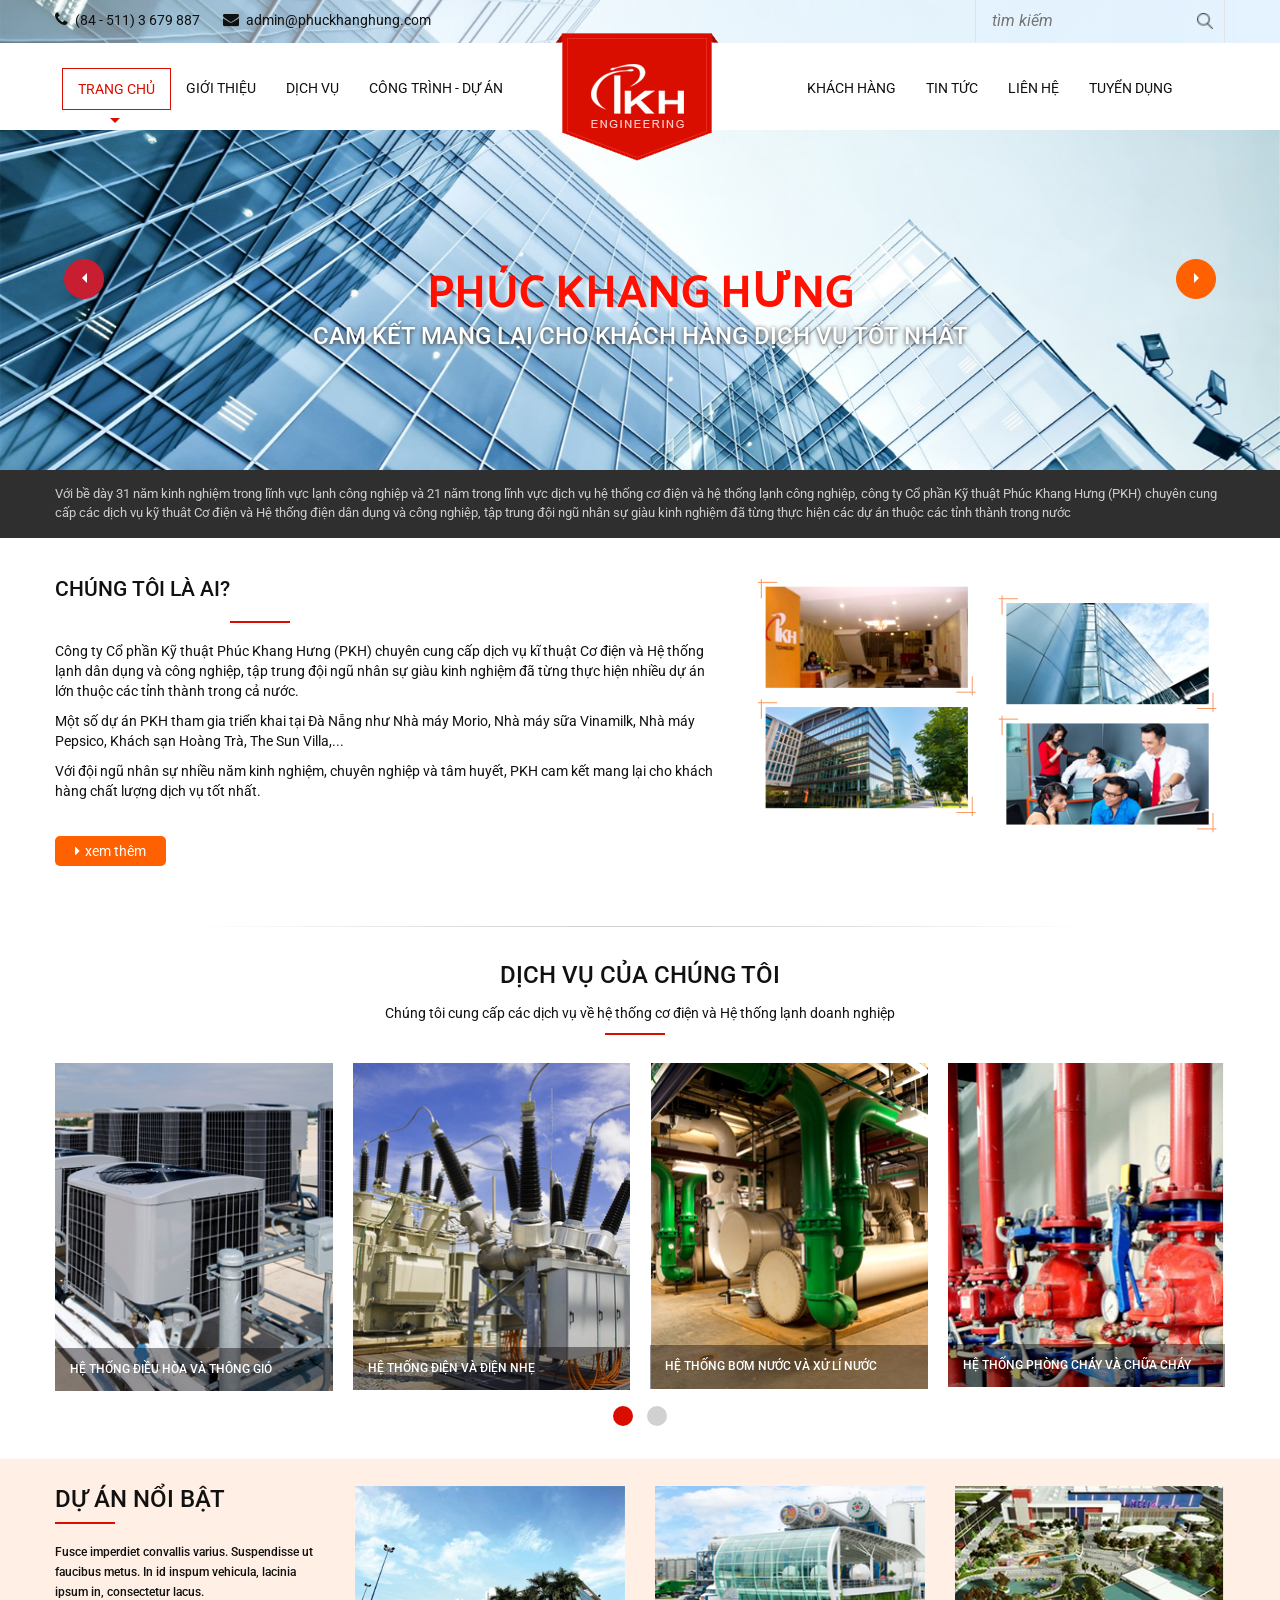
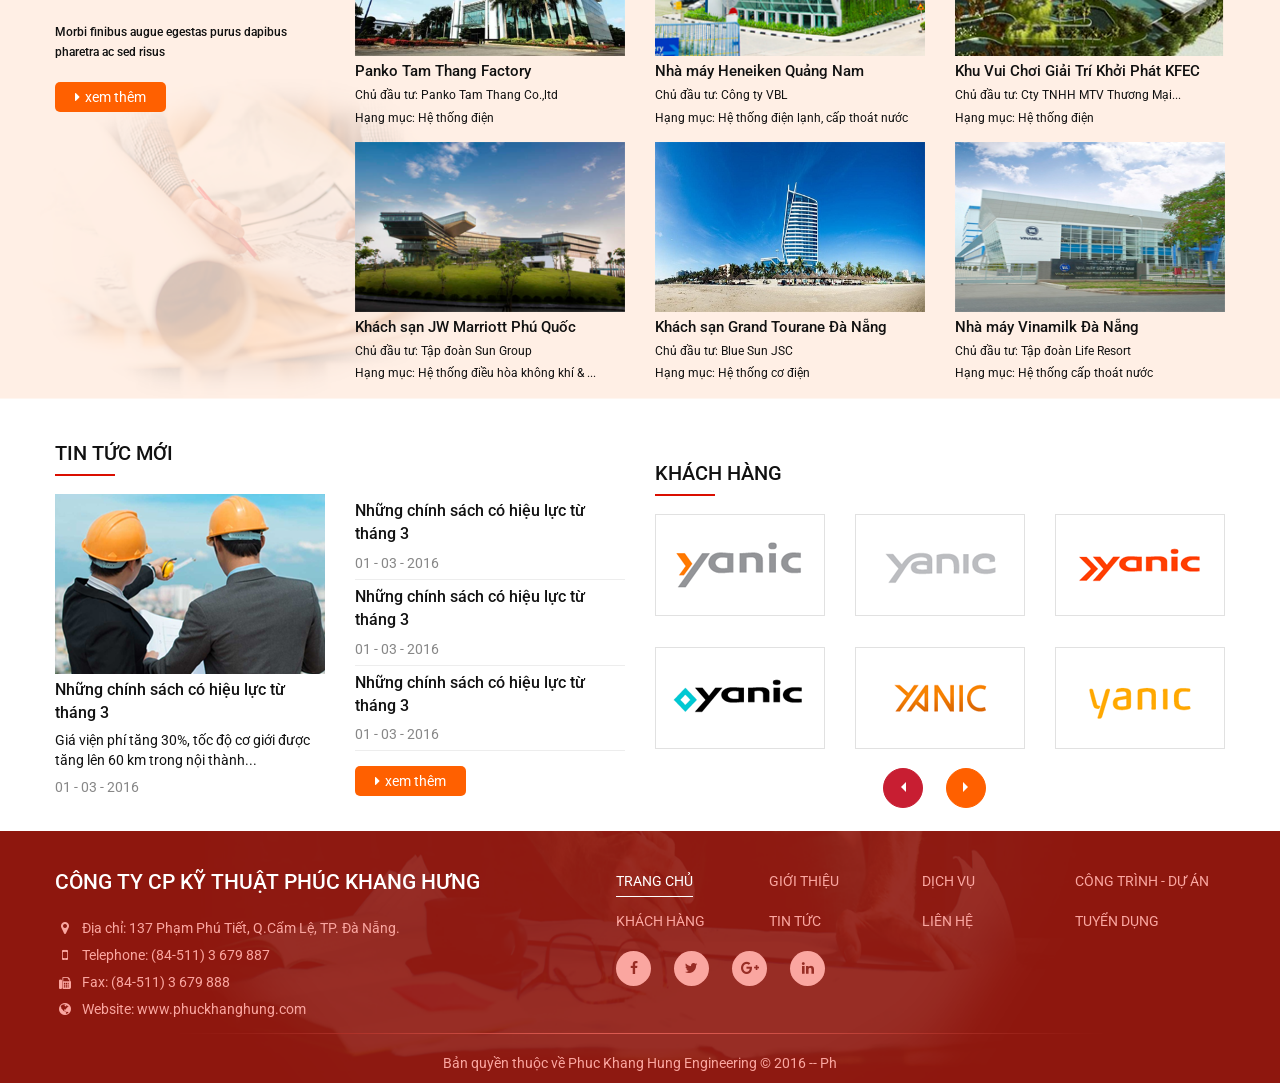
<file: index.html>
<!DOCTYPE html>
<html lang="vi">
<head>
  <title>DEMO</title>
  <meta charset="utf-8">
  <meta http-equiv="X-UA-Compatible" content="IE=edge">
  <meta name="viewport" content="width=device-width, initial-scale=1">
  <link rel="stylesheet" type="text/css" href="js/bootstrap/css/bootstrap.min.css">
  <link rel="stylesheet" href="libs/font-awesome/css/font-awesome.css">
  <link href="https://fonts.googleapis.com/css?family=Roboto:400,400i,500,500i,700,700i,900,900i" rel="stylesheet">
  <link href="https://fonts.googleapis.com/css?family=Catamaran" rel="stylesheet">
  <link rel="stylesheet" href="css/owl.carousel.min.css">
  <link rel="stylesheet" href="libs/OwlCarousel2-2.3.4/docs/assets/owlcarousel/assets/owl.theme.default.min.css">
  <link rel="stylesheet" type="text/css" href="css/style.css">
</head>
<body class="home blog">
      <div id="wrapper">
        <header>
          <div class="slider-area">
            <div id="myCarousel" class="carousel slide" data-ride="carousel">
              <!-- Indicators -->
              <ol class="carousel-indicators">
                <li data-target="#myCarousel" data-slide-to="0" class="active"></li>
                <li data-target="#myCarousel" data-slide-to="1"></li>
                <li data-target="#myCarousel" data-slide-to="2"></li>
              </ol>
              <!-- Wrapper for slides -->
              <div class="carousel-inner">
                <div class="item active">
                  <img src="img/header-bg.png" alt="">
                </div>
                <div class="item">
                  <img src="img/header-bg.png" alt="">
                </div>
                <div class="item">
                  <img src="img/header-bg.png" alt="">
                </div>
              </div>
              <!-- Left and right controls -->
              <a class="prev-left a-active" href="#myCarousel" data-slide="prev">
                <div class="triangle triangle-2"></div>
              </a>
              <a class="prev-right" href="#myCarousel" data-slide="next">
                <div class="triangle triangle-3"></div>
              </a>
            </div>
            <div class="abs-top">
              <div class="top-area">
                <div class="container">
                  <div class="row">
                    <div class="col-xs-12 col-sm-12 col-md-6 col-lg-6">
                      <div class="top-info">
                        <a href=""><i class="fa fa-phone"></i>(84 - 511) 3 679 887</a>
                        <a href=""><i class="fa fa-envelope"></i>admin@phuckhanghung.com</a>  
                      </div>
                    </div>
                    <div class="col-xs-12 col-sm-12 col-md-6 col-lg-6">
                      <div class="top-search">
                        <form action="">
                          <input type="text" placeholder="tìm kiếm" class="ipt-search">
                          <a class="btn-search" href=""><img src="img/icon-search.png" alt=""></a>
                        </form>
                      </div>
                    </div>                
                  </div>
                </div>
              </div><!--end top-area-->
              <div class="menu-area">
                <div class="container">
                  <div class="row">
                    <div class="col-xs-12 col-sm-12 col-md-5 col-lg-5">
                      <div class="main-menu">
                        <ul>
                          <li class="li-active"><a href="">Trang chủ</a></li>
                          <li><a href="">Giới thiệu</a></li>
                          <li><a href="">Dịch vụ</a></li>
                          <li><a href="">Công trình - Dự án</a></li>
                        </ul>
                      </div>
                      <div class="clear"></div>
                    </div>
                    <div class="col-xs-12 col-sm-12 col-md-2 col-lg-2">
                      <div class="logo-top">
                        <a href=""><img src="img/logo2.png" alt=""></a>
                      </div>
                    </div>
                    <div class="col-xs-12 col-sm-12 col-md-5 col-lg-5">
                      <div class="main-menu">
                        <ul>
                          <li><a href="">Khách hàng</a></li>
                          <li><a href="">Tin tức</a></li>
                          <li><a href="">Liên hệ</a></li>
                          <li><a href="">Tuyển dụng</a></li>
                        </ul>
                      </div>
                      <div class="clear"></div>
                    </div>
                  </div>
                  <div class="menu-mobile">
                    <span></span>
                    <span></span>
                    <span></span>
                    <span></span>
                  </div>
                </div>
              </div><!--end menu-area-->          
            </div><!--end abs-top-->        
            <div class="info-area">
              <h2>Phúc Khang Hưng</h2>
              <p>Cam kết mang lại cho khách hàng dịch vụ tốt nhất</p>
            </div>
            <div class="intro-area">
              <div class="container">
                <p>Với bề dày 31 năm kinh nghiệm trong lĩnh vực lạnh công nghiệp và 21 năm trong lĩnh vực dịch vụ hệ thống cơ điện và hệ thống lạnh công nghiệp, công ty Cổ phần Kỹ thuật Phúc Khang Hưng (PKH) chuyên cung cấp các dịch vụ kỹ thuât Cơ điện và Hệ thống điện dân dụng và công nghiệp, tập trung đội ngũ nhân sự giàu kinh nghiệm đã từng thực hiện các dự án thuộc các tỉnh thành trong nước</p>
              </div>
            </div>                   
          </div><!--end slide-area-->
        </header>
        <div class="clear"></div>
        <div class="content">
          <div class="about-us-area">
            <div class="container">
              <div class="row">
                <div class="col-xs-12 col-sm-12 col-md-7 col-lg-7">
                  <h2>
                    Chúng tôi là ai?
                  </h2>
                  <div class="about-content">
                    <p>
                      Công ty Cổ phần Kỹ thuật Phúc Khang Hưng (PKH) chuyên cung cấp dịch vụ kĩ thuật Cơ điện và Hệ thống lạnh dân dụng và công nghiệp, tập trung đội ngũ nhân sự giàu kinh nghiệm đã từng thực hiện nhiều dự án lớn thuộc các tỉnh thành trong cả nước.
                    </p>
                    <p>
                      Một số dự án PKH tham gia triển khai tại Đà Nẵng như Nhà máy Morio, Nhà máy sữa Vinamilk, Nhà máy Pepsico, Khách sạn Hoàng Trà, The Sun Villa,...
                    </p>
                    <p>
                      Với đội ngũ nhân sự nhiều năm kinh nghiệm, chuyên nghiệp và tâm huyết, PKH cam kết mang lại cho khách hàng chất lượng dịch vụ tốt nhất.
                    </p>                    
                  </div>
                  <div class="load-more">
                    <a href=""><i class="fa fa-caret-right"></i>Xem thêm</a>
                  </div>
                </div>
                <div class="col-xs-12 col-sm-12 col-md-5 col-lg-5">
                  <div class="about-img">
                    <img src="img/withus.png" alt="About us">
                  </div>
                </div>
              </div>
            </div>
          </div><!--end about-us-area -->
          <div class="service-area">
            <div class="container">
              <div class="header-service">
                <img src="img/service_line.png" alt="">
                <h2>
                  Dịch vụ của chúng tôi
                </h2>
                <p>
                  Chúng tôi cung cấp các dịch vụ về hệ thống cơ điện và Hệ thống lạnh doanh nghiệp
                </p>                 
              </div>
            </div>
            <div class="service-slide">
              <div class="container">
              <div class="owl-carousel owl-theme">
                <div class="item">
                  <a href=""><img src="img/service1.1.png" alt=""></a>
                  <div class="detail-item">
                    <h4>Hệ thống điều hòa và thông gió</h4>
                  </div>
                  <div class="detail-item-more">
                    <h4>Hệ thống điều hòa và thông gió</h4>
                    <p>Thiết kế và Xây dựng hệ thống điều hòa không khí và hệ thống thông gió cơ khí. Hệ thống điều hòa không khí</p>
                    <a href=""><i class="fa fa-caret-right"></i>Xem thêm</a>
                  </div>
                </div>
                <div class="item">
                  <a href=""><img src="img/service2.1.png" alt=""></a>
                  <div class="detail-item">
                    <h4>Hệ thống điện và điện nhẹ</h4>
                  </div>
                  <div class="detail-item-more">
                    <h4>Hệ thống điều hòa và thông gió</h4>
                    <p>Thiết kế và Xây dựng hệ thống điều hòa không khí và hệ thống thông gió cơ khí. Hệ thống điều hòa không khí</p>
                    <a href=""><i class="fa fa-caret-right"></i>Xem thêm</a>
                  </div>                  
                </div>
                <div class="item">
                  <a href=""><img src="img/service3.1.png" alt=""></a>
                  <div class="detail-item">
                    <h4>Hệ thống bơm nước và xử lí nước</h4>
                  </div>
                  <div class="detail-item-more">
                    <h4>Hệ thống điều hòa và thông gió</h4>
                    <p>Thiết kế và Xây dựng hệ thống điều hòa không khí và hệ thống thông gió cơ khí. Hệ thống điều hòa không khí</p>
                    <a href=""><i class="fa fa-caret-right"></i>Xem thêm</a>
                  </div>                  
                </div>
                <div class="item">
                  <a href=""><img src="img/service4.1.png" alt=""></a>
                  <div class="detail-item">
                    <h4>Hệ thống phòng cháy và chữa cháy</h4>
                  </div>
                  <div class="detail-item-more">
                    <h4>Hệ thống điều hòa và thông gió</h4>
                    <p>Thiết kế và Xây dựng hệ thống điều hòa không khí và hệ thống thông gió cơ khí. Hệ thống điều hòa không khí</p>
                    <a href=""><i class="fa fa-caret-right"></i>Xem thêm</a>
                  </div>                  
                </div>
                <div class="item">
                  <a href=""><img src="img/service3.1.png" alt=""></a>
                  <div class="detail-item">
                    <h4>Hệ thống điều hòa và thông gió</h4>
                  </div>
                  <div class="detail-item-more">
                    <h4>Hệ thống điều hòa và thông gió</h4>
                    <p>Thiết kế và Xây dựng hệ thống điều hòa không khí và hệ thống thông gió cơ khí. Hệ thống điều hòa không khí</p>
                    <a href=""><i class="fa fa-caret-right"></i>Xem thêm</a>
                  </div>                  
                </div>
                <div class="item">
                  <a href=""><img src="img/service2.1.png" alt=""></a>
                  <div class="detail-item">
                    <h4>Hệ thống điều hòa và thông gió</h4>
                  </div>
                  <div class="detail-item-more">
                    <h4>Hệ thống điều hòa và thông gió</h4>
                    <p>Thiết kế và Xây dựng hệ thống điều hòa không khí và hệ thống thông gió cơ khí. Hệ thống điều hòa không khí</p>
                    <a href=""><i class="fa fa-caret-right"></i>Xem thêm</a>
                  </div>                  
                </div>                
              </div>
            </div>
            </div>
          </div><!--end service-area -->
          <div class="hot-area">
            <div class="container">
              <div class="row">
                <div class="col-xs-12 col-sm-12 col-md-3 col-lg-3">
                  <div class="intro-hot">
                    <h2>
                      Dự án nổi bật
                    </h2>
                    <div class="intro-content">
                      <p>Fusce imperdiet convallis varius. Suspendisse ut faucibus metus. In id inspum vehicula, lacinia ipsum in, consectetur lacus.</p>
                      <br>
                      <p>Morbi finibus augue egestas purus dapibus pharetra ac sed risus</p>
                      <div class="load-more">
                        <a href=""><i class="fa fa-caret-right"></i>Xem thêm</a>
                      </div>
                    </div>
                  </div>
                </div>
                <div class="col-xs-12 col-sm-12 col-md-9 col-lg-9">
                  <div class="list-proj">
                    <div class="hot-proj">
                      <img src="img/hot1.png" alt="">
                      <p class="proj-name">Panko Tam Thang Factory</p>
                      <p><span>Chủ đầu tư: </span> Panko Tam Thang Co.,ltd</p>
                      <p><span>Hạng mục: </span> Hệ thống điện</p>
                    </div>
                    <div class="hot-proj">
                      <img src="img/hot4.1.png" alt="">
                      <p class="proj-name">Nhà máy Heneiken Quảng Nam</p>
                      <p><span>Chủ đầu tư: </span> Công ty VBL</p>
                      <p><span>Hạng mục: </span> Hệ thống điện lạnh, cấp thoát nước</p>
                    </div>
                    <div class="hot-proj">
                      <img src="img/hot2.1.png" alt="">
                      <p class="proj-name">Khu Vui Chơi Giải Trí Khởi Phát KFEC</p>
                      <p><span>Chủ đầu tư: </span> Cty TNHH MTV Thương Mại...</p>
                      <p><span>Hạng mục: </span> Hệ thống điện</p>
                    </div>
                    <div class="hot-proj">
                      <img src="img/hot5.png" alt="">
                      <p class="proj-name">Khách sạn JW Marriott Phú Quốc</p>
                      <p><span>Chủ đầu tư: </span> Tập đoàn Sun Group</p>
                      <p><span>Hạng mục: </span> Hệ thống điều hòa không khí & ...</p>
                    </div>
                    <div class="hot-proj">
                      <img src="img/hot3.png" alt="">
                      <p class="proj-name">Khách sạn Grand Tourane Đà Nẵng</p>
                      <p><span>Chủ đầu tư: </span> Blue Sun JSC</p>
                      <p><span>Hạng mục: </span> Hệ thống cơ điện</p>
                    </div>
                    <div class="hot-proj">
                      <img src="img/hot6.png" alt="">
                      <p class="proj-name">Nhà máy Vinamilk Đà Nẵng</p>
                      <p><span>Chủ đầu tư: </span> Tập đoàn Life Resort</p>
                      <p><span>Hạng mục: </span> Hệ thống cấp thoát nước</p>
                    </div>                    
                  </div>
                </div>                                              
              </div>
            </div>
          </div><!--end hot-area -->
          <div class="other-area">
            <div class="container">
                <div class="row">
                  <div class="col-xs-12 col-sm-6 col-md-6 col-lg-6">
                    <div class="new-info">
                      <h2>Tin tức mới</h2>
                      <div class="row">
                        <div class="col-xs-6 col-sm-12 col-md-6 col-lg-6">
                          <div class="one-info">
                            <img src="img/one-info1.png" alt="">
                            <p class="new-title">Những chính sách có hiệu lực từ tháng 3</p>
                            <p>Giá viện phí tăng 30%, tốc độ cơ giới được tăng lên 60 km trong nội thành...</p>
                            <p class="new-date">01 - 03 - 2016</p>
                          </div>
                        </div>
                        <div class="col-xs-6 col-sm-12 col-md-6 col-lg-6">
                          <div class="other-info">
                            <p class="new-title">Những chính sách có hiệu lực từ tháng 3</p>
                            <p class="new-date">01 - 03 - 2016</p>
                          </div>
                          <div class="other-info">
                            <p class="new-title">Những chính sách có hiệu lực từ tháng 3</p>
                            <p class="new-date">01 - 03 - 2016</p>
                          </div>
                          <div class="other-info">
                            <p class="new-title">Những chính sách có hiệu lực từ tháng 3</p>
                            <p class="new-date">01 - 03 - 2016</p>
                          </div>
                          <div class="load-more">
                            <a href=""><i class="fa fa-caret-right"></i>Xem thêm</a>
                          </div>
                        </div>
                      </div>
                  </div><!--end new-info -->
                </div>
                <div class="col-xs-12 col-sm-6 col-md-6 col-lg-6">
                  <div class="customer">
                    <h2>Khách hàng</h2>
                    <div class="cus-slide">
                      <div id="cusCarousel" class="carousel slide" data-ride="carousel">
                        <!-- Indicators -->
                        <ol class="carousel-indicators">
                          <li data-target="#cusCarousel" data-slide-to="0" class="active"></li>
                          <li data-target="#cusCarousel" data-slide-to="1"></li>
                          <li data-target="#cusCarousel" data-slide-to="2"></li>
                        </ol>
                        <!-- Wrapper for slides -->
                        <div class="carousel-inner">
                          <div class="item active">
                            <img src="img/customer.png" alt="">
                          </div>
                          <div class="item">
                            <img src="img/customer.png" alt="">
                          </div>
                          <div class="item">
                            <img src="img/customer.png" alt="">
                          </div>
                        </div>
                        <!-- Left and right controls -->
                        <a class="prev-left a-active" href="#cusCarousel" data-slide="prev">
                          <div class="triangle triangle-2"></div>
                        </a>
                        <a class="prev-right" href="#cusCarousel" data-slide="next">
                          <div class="triangle triangle-3"></div>
                        </a>
                      </div>                      
                    </div>
                  </div>
                </div>
              </div>
            </div>
          </div><!--end other-area -->
        </div><!--end content -->
        <div class="clear"></div>
        <footer>
          <div class="top-footer">
            <div class="container">
              <div class="pull-left info-left">
                <h2>Công ty CP Kỹ thuật phúc khang hưng</h2>
                <div class="info-detail">
                  <p><span><i class="fa fa-map-marker"></i>Địa chỉ: </span> 137 Phạm Phú Tiết, Q.Cẩm Lệ, TP. Đà Nẵng.</p>
                  <p><span><i class="fa fa-mobile"></i>Telephone: </span> (84-511) 3 679 887</p>
                  <p><span><i class="fa fa-fax"></i>Fax: </span> (84-511) 3 679 888</p>
                  <p><span><i class="fa fa-globe"></i>Website: </span> www.phuckhanghung.com</p>
                </div>
              </div>
              <div class="pull-right info-right">
                <ul>
                  <li class="li-active"><a href="">Trang chủ</a></li>
                  <li><a href="">Giới thiệu</a></li>
                  <li><a href="">Dịch vụ</a></li>
                  <li><a href="">Công trình - Dự án</a></li>
                </ul>
                <ul>
                  <li><a href="">Khách hàng</a></li>
                  <li><a href="">Tin tức</a></li>
                  <li><a href="">Liên hệ</a></li>
                  <li><a href="">Tuyển dụng</a></li>
                </ul>
                <div class="contact-info">
                  <a href=""><i class="fa fa-facebook"></i></a>
                  <a href=""><i class="fa fa-twitter"></i></a>
                  <a href=""><i class="fa fa-google-plus"></i></a>
                  <a href=""><i class="fa fa-linkedin"></i></a>
                </div>
              </div>
              <div class="clear"></div>
              <img src="img/footer-bg3.png" alt=""> 
            </div>
          </div>
          <div class="bot-footer">
            <p>Bản quyền thuộc về Phuc Khang Hung Engineering © 2016   --   Ph</p>
          </div>
        </footer>
      </div><!--end wrapper -->
      <script src="js/jquery-3.2.1.min.js"></script>
      <script src="libs/OwlCarousel2-2.3.4/docs/assets/owlcarousel/owl.carousel.min.js"></script>
      <script src="js/bootstrap/js/bootstrap.min.js"></script>
      <script src="js/test.js"></script>
      <script>
        $(document).ready(function() {
          $('.owl-carousel').owlCarousel({
            loop: true,
            margin: 10,
            responsiveClass: true,
            responsive: {
              0: {
                items: 2,
                nav: true
              },
              600: {
                items: 3,
                nav: false
              },
              1000: {
                items: 4,
                nav: true,
                loop: false,
                margin: 20
              }
            }
          })
        })
      </script>      
</body>
</html>
</file>
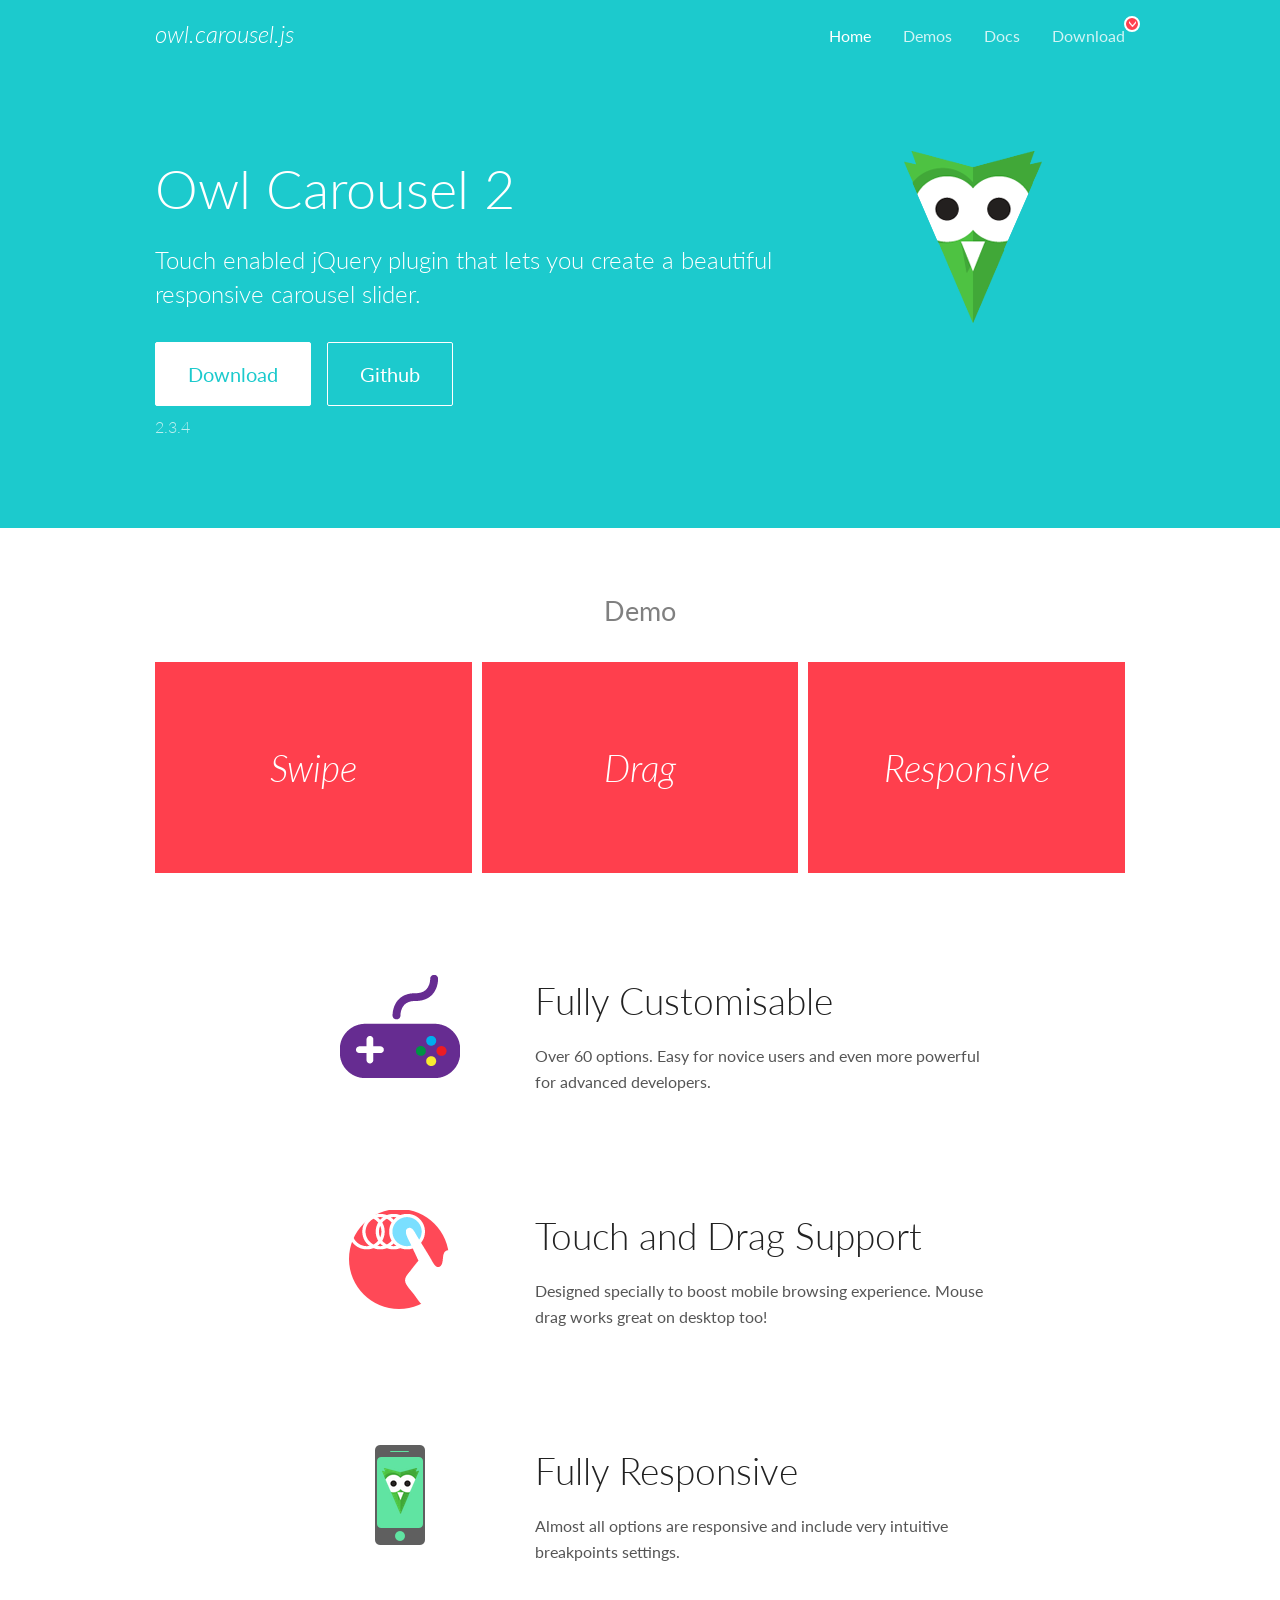
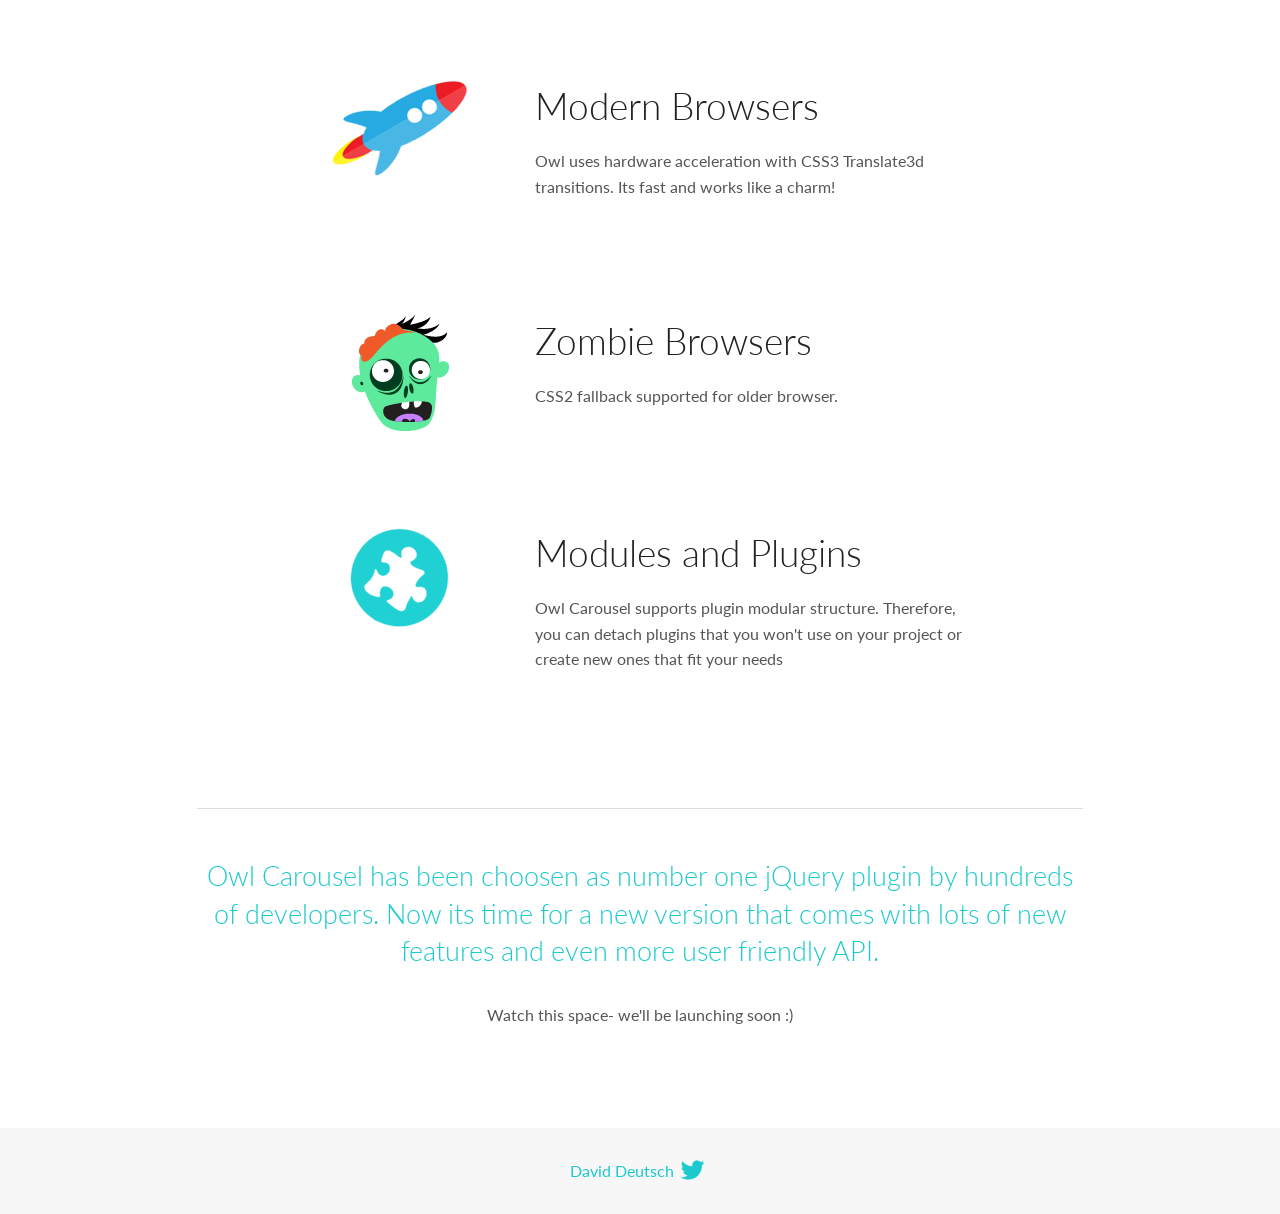
<file: libs/OwlCarousel2-2.3.4/docs/index.html>
<!DOCTYPE html>
<html lang="en">
  <head>

    <!-- head -->
    <meta charset="utf-8">
    <meta name="msapplication-tap-highlight" content="no" />
    <meta name="viewport" content="width=device-width, initial-scale=1.0" />
    <meta name="description" content="Touch enabled jQuery plugin that lets you create beautiful responsive carousel slider.">
    <meta name="author" content="David Deutsch">
    <title>
      Home | Owl Carousel | 2.3.4
    </title>

    <!-- Stylesheets -->
    <link href='https://fonts.googleapis.com/css?family=Lato:300,400,700,400italic,300italic' rel='stylesheet' type='text/css'>
    <link rel="stylesheet" href="assets/css/docs.theme.min.css">

    <!-- Owl Stylesheets -->
    <link rel="stylesheet" href="assets/owlcarousel/assets/owl.carousel.min.css">
    <link rel="stylesheet" href="assets/owlcarousel/assets/owl.theme.default.min.css">

    <!-- HTML5 shim and Respond.js IE8 support of HTML5 elements and media queries -->

    <!--[if lt IE 9]>
      <script src="https://oss.maxcdn.com/libs/html5shiv/3.7.0/html5shiv.js"></script>
      <script src="https://oss.maxcdn.com/libs/respond.js/1.3.0/respond.min.js"></script>
    <![endif]-->

    <!-- Favicons -->
    <link rel="apple-touch-icon-precomposed" sizes="144x144" href="assets/ico/apple-touch-icon-144-precomposed.png">
    <link rel="shortcut icon" href="assets/ico/favicon.png">
    <link rel="shortcut icon" href="favicon.ico">

    <!-- Yeah i know js should not be in header. Its required for demos.-->

    <!-- javascript -->
    <script src="assets/vendors/jquery.min.js"></script>
    <script src="assets/owlcarousel/owl.carousel.js"></script>
  </head>
  <body>

    <!-- header -->
    <header class="header">
      <div class="row">
        <div class="large-12 columns">
          <div class="brand left">
            <h3>
              <a href="/OwlCarousel2/">owl.carousel.js</a> 
            </h3>
          </div>
          <a id="toggle-nav" class="right">
            <span></span> <span></span> <span></span> 
          </a> 
          <div class="nav-bar">
            <ul class="clearfix">
              <li class="active">
                <a href="/OwlCarousel2/index.html">Home</a> 
              </li>
              <li> <a href="/OwlCarousel2/demos/demos.html">Demos</a>  </li>
              <li> <a href="/OwlCarousel2/docs/started-welcome.html">Docs</a>  </li>
              <li>
                <a href="https://github.com/OwlCarousel2/OwlCarousel2/archive/2.3.4.zip">Download</a> 
                <span class="download"></span> 
              </li>
            </ul>
          </div>
        </div>
      </div>
    </header>

    <!-- home panel -->
    <section id="hero">
      <div class="row">
        <div class="large-8 medium-8 columns">
          <h1>Owl Carousel 2</h1>
          <h4>Touch enabled jQuery plugin that lets you create a beautiful responsive carousel slider.</h4>
          <a href="https://github.com/OwlCarousel2/OwlCarousel2/archive/2.3.4.zip" class="hero-button">Download</a> 
          <a href="https://github.com/OwlCarousel2/OwlCarousel2" class="hero-button outline">Github</a> 
          <p>2.3.4</p>
        </div>
        <div class="large-4 medium-4 columns">
          <img class="owl-logo" src="assets/img/owl-logo.png" alt="mr. Owl">
        </div>
      </div>
    </section>

    <!-- body -->
    <div class="home-demo">
      <div class="row">
        <div class="large-12 columns">
          <h3>Demo</h3>
          <div class="owl-carousel">
            <div class="item">
              <h2>Swipe</h2>
            </div>
            <div class="item">
              <h2>Drag</h2>
            </div>
            <div class="item">
              <h2>Responsive</h2>
            </div>
            <div class="item">
              <h2>CSS3</h2>
            </div>
            <div class="item">
              <h2>Fast</h2>
            </div>
            <div class="item">
              <h2>Easy</h2>
            </div>
            <div class="item">
              <h2>Free</h2>
            </div>
            <div class="item">
              <h2>Upgradable</h2>
            </div>
            <div class="item">
              <h2>Tons of options</h2>
            </div>
            <div class="item">
              <h2>Infinity</h2>
            </div>
            <div class="item">
              <h2>Auto Width</h2>
            </div>
          </div>
        </div>
      </div>
    </div>
    <script>
      var owl = $('.owl-carousel');
      owl.owlCarousel({
        margin: 10,
        loop: true,
        responsive: {
          0: {
            items: 1
          },
          600: {
            items: 2
          },
          1000: {
            items: 3
          }
        }
      })
    </script>

    <!-- features -->
    <div id="features">
      <div class="row">
        <div class="small-12 medium-9 small-centered columns">
          <section class="row feature">
            <div class="medium-4 small-12 columns">
              <img src="assets/img/feature-options.png" alt="">
            </div>
            <div class="medium-8 small-12 columns">
              <h2>Fully Customisable</h2>
              <p>Over 60 options. Easy for novice users and even more powerful for advanced developers.</p>
            </div>
          </section>
          <section class="row feature">
            <div class="medium-4 small-12 columns">
              <img src="assets/img/feature-drag.png" alt="">
            </div>
            <div class="medium-8 small-12 columns">
              <h2>Touch and Drag Support</h2>
              <p>Designed specially to boost mobile browsing experience. Mouse drag works great on desktop too!</p>
            </div>
          </section>
          <section class="row feature">
            <div class="medium-4 small-12 columns">
              <img src="assets/img/feature-responsive.png" alt="">
            </div>
            <div class="medium-8 small-12 columns">
              <h2>Fully Responsive</h2>
              <p>Almost all options are responsive and include very intuitive breakpoints settings.</p>
            </div>
          </section>
          <section class="row feature">
            <div class="medium-4 small-12 columns">
              <img src="assets/img/feature-modern.png" alt="">
            </div>
            <div class="medium-8 small-12 columns">
              <h2>Modern Browsers</h2>
              <p>Owl uses hardware acceleration with CSS3 Translate3d transitions. Its fast and works like a charm! </p>
            </div>
          </section>
          <section class="row feature">
            <div class="medium-4 small-12 columns">
              <img src="assets/img/feature-zombie.png" alt="">
            </div>
            <div class="medium-8 small-12 columns">
              <h2>Zombie Browsers</h2>
              <p>CSS2 fallback supported for older browser.</p>
            </div>
          </section>
          <section class="row feature">
            <div class="medium-4 small-12 columns">
              <img src="assets/img/feature-module.png" alt="">
            </div>
            <div class="medium-8 small-12 columns">
              <h2>Modules and Plugins</h2>
              <p>Owl Carousel supports plugin modular structure. Therefore, you can detach plugins that you won&#x27;t use on your project or create new ones that fit your needs</p>
            </div>
          </section>
        </div>
      </div>
    </div>

    <!-- footer -->
    <section id="teaser-text">
      <div class="row">
        <div class="small-12 medium-11 small-centered columns">
          <hr>
          <h3 id="owl-carousel-has-been-choosen-as-number-one-jquery-plugin-by-hundreds-of-developers-now-its-time-for-a-new-version-that-comes-with-lots-of-new-features-and-even-more-user-friendly-api-">Owl Carousel has been choosen as number one jQuery plugin by hundreds of developers. Now its time for a new version that comes with lots of new features and even more user friendly API.</h3>
          <p>Watch this space- we&#39;ll be launching soon :)</p>
        </div>
      </div>
    </section>

    <!-- footer -->
    <footer class="footer">
      <div class="row">
        <div class="large-12 columns">
          <h5>
            <a href="/OwlCarousel2/docs/support-contact.html">David Deutsch</a> 
            <a id="custom-tweet-button" href="https://twitter.com/share?url=https://github.com/OwlCarousel2/OwlCarousel2&text=Owl Carousel - This is so awesome! " target="_blank"></a> 
          </h5>
        </div>
      </div>
    </footer>

    <!-- vendors -->
    <script src="assets/vendors/highlight.js"></script>
    <script src="assets/js/app.js"></script>
  </body>
</html>
</file>
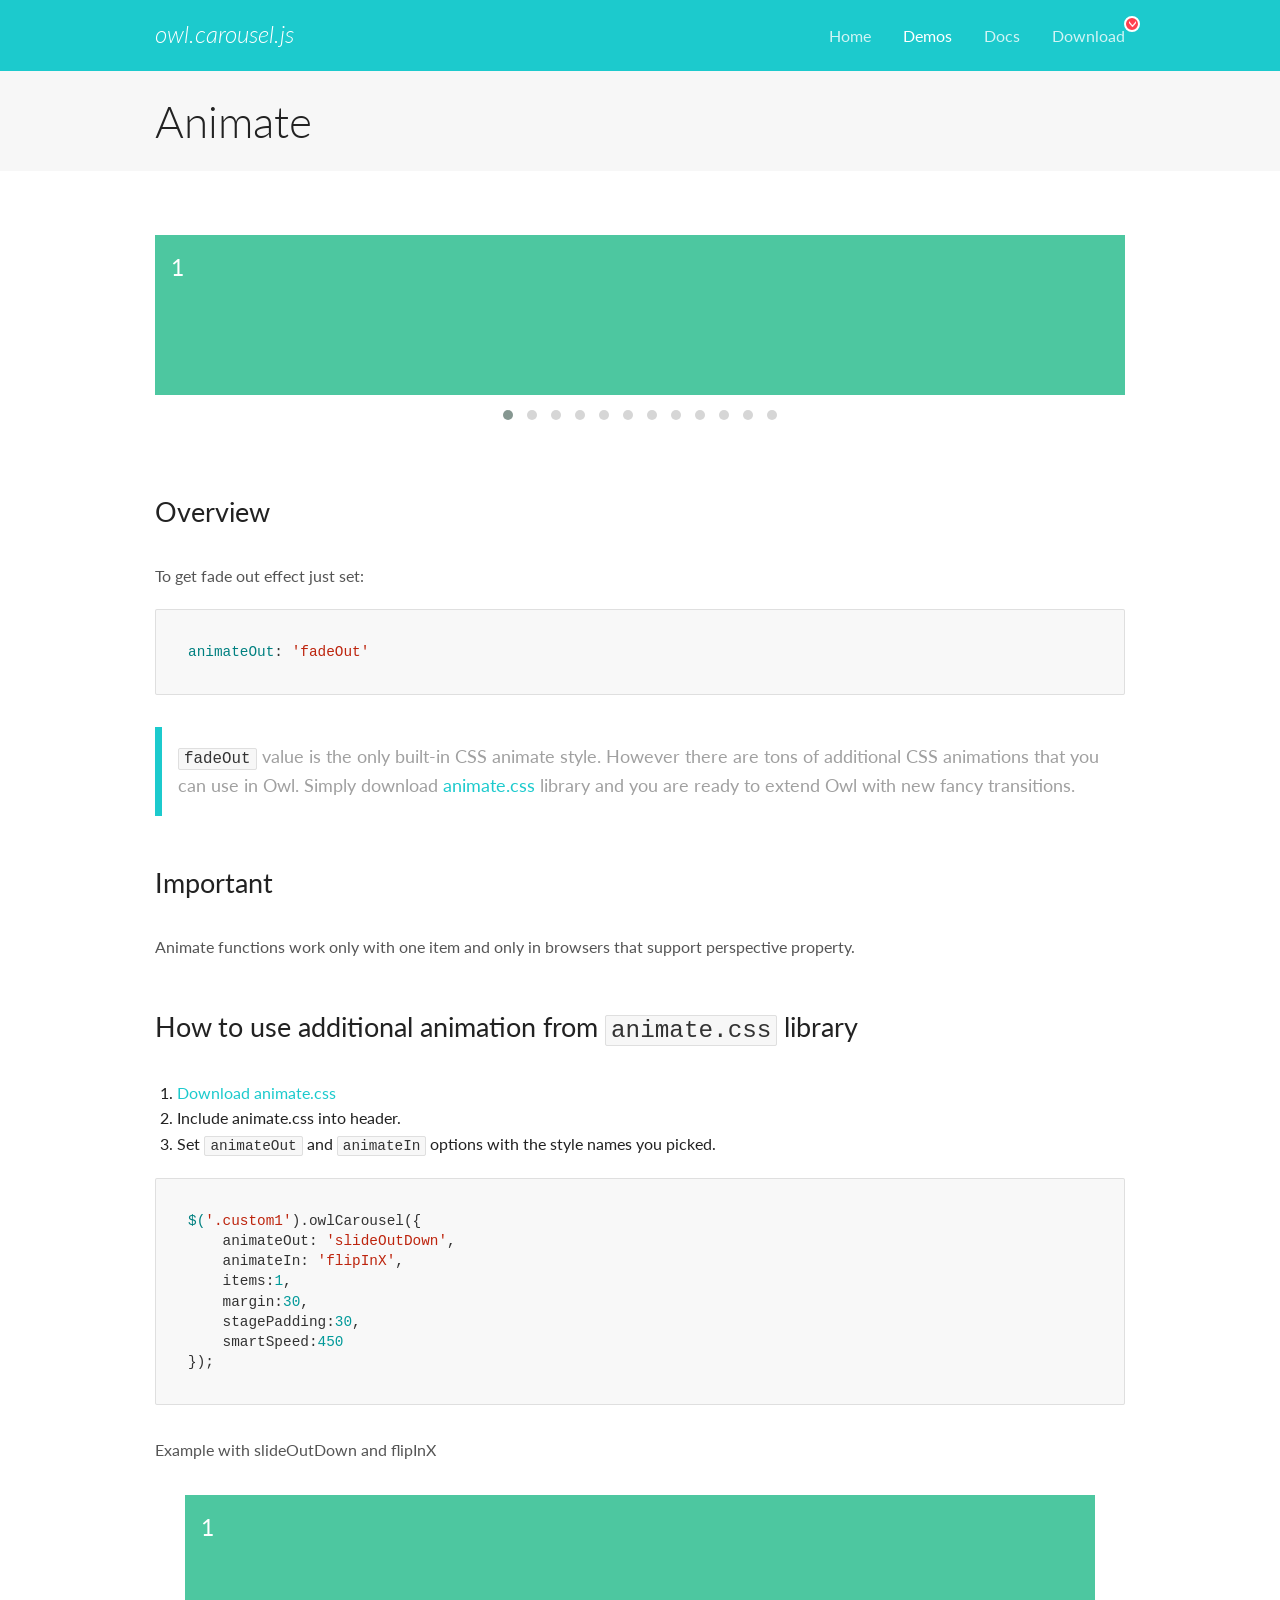
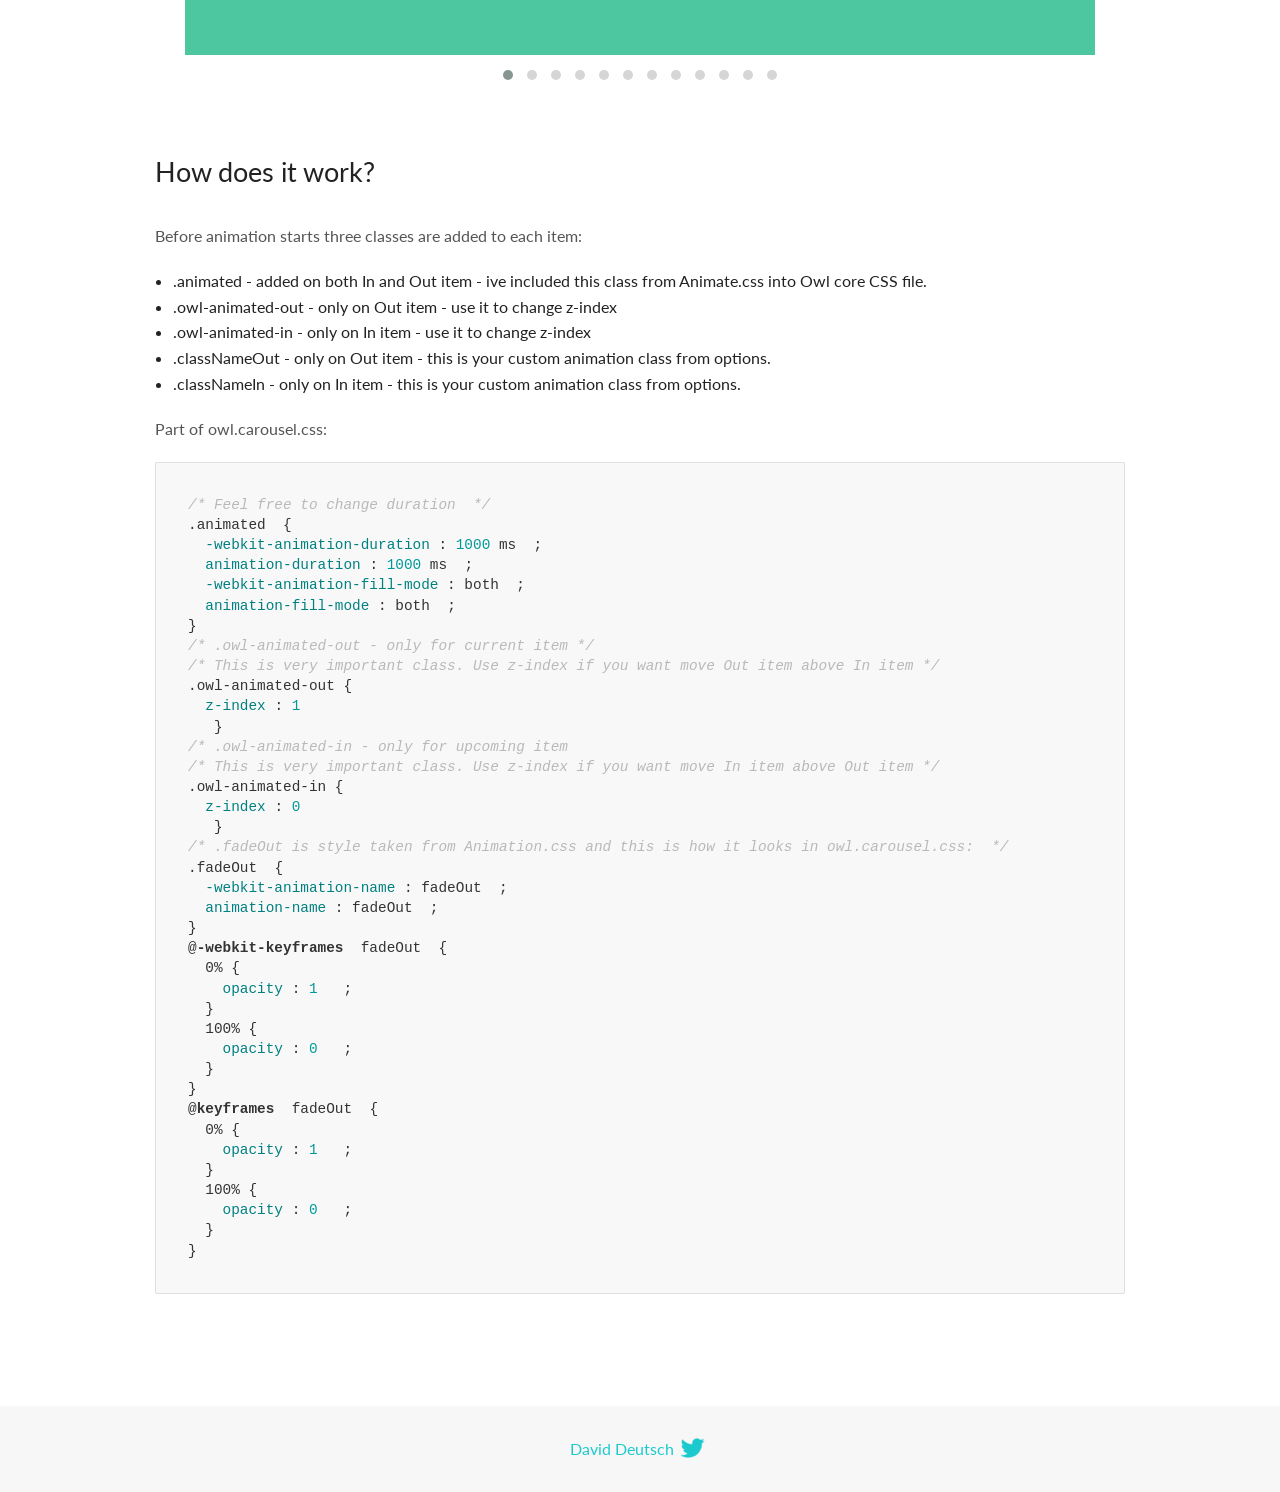
<file: libs/OwlCarousel2-2.3.4/docs/demos/animate.html>
<!DOCTYPE html>
<html lang="en">
  <head>

    <!-- head -->
    <meta charset="utf-8">
    <meta name="msapplication-tap-highlight" content="no" />
    <meta name="viewport" content="width=device-width, initial-scale=1.0" />
    <meta name="description" content="Animate carousel">
    <meta name="author" content="David Deutsch">
    <title>
      Animate Demo | Owl Carousel | 2.3.4
    </title>

    <!-- Stylesheets -->
    <link href='https://fonts.googleapis.com/css?family=Lato:300,400,700,400italic,300italic' rel='stylesheet' type='text/css'>
    <link rel="stylesheet" href="../assets/css/docs.theme.min.css">

    <!-- Owl Stylesheets -->
    <link rel="stylesheet" href="../assets/owlcarousel/assets/owl.carousel.min.css">
    <link rel="stylesheet" href="../assets/owlcarousel/assets/owl.theme.default.min.css">

    <!-- HTML5 shim and Respond.js IE8 support of HTML5 elements and media queries -->

    <!--[if lt IE 9]>
      <script src="https://oss.maxcdn.com/libs/html5shiv/3.7.0/html5shiv.js"></script>
      <script src="https://oss.maxcdn.com/libs/respond.js/1.3.0/respond.min.js"></script>
    <![endif]-->

    <!-- Favicons -->
    <link rel="apple-touch-icon-precomposed" sizes="144x144" href="../assets/ico/apple-touch-icon-144-precomposed.png">
    <link rel="shortcut icon" href="../assets/ico/favicon.png">
    <link rel="shortcut icon" href="favicon.ico">

    <!-- Yeah i know js should not be in header. Its required for demos.-->

    <!-- javascript -->
    <script src="../assets/vendors/jquery.min.js"></script>
    <script src="../assets/owlcarousel/owl.carousel.js"></script>
  </head>
  <body>

    <!-- header -->
    <header class="header">
      <div class="row">
        <div class="large-12 columns">
          <div class="brand left">
            <h3>
              <a href="/OwlCarousel2/">owl.carousel.js</a> 
            </h3>
          </div>
          <a id="toggle-nav" class="right">
            <span></span> <span></span> <span></span> 
          </a> 
          <div class="nav-bar">
            <ul class="clearfix">
              <li> <a href="/OwlCarousel2/index.html">Home</a>  </li>
              <li class="active">
                <a href="/OwlCarousel2/demos/demos.html">Demos</a> 
              </li>
              <li> <a href="/OwlCarousel2/docs/started-welcome.html">Docs</a>  </li>
              <li>
                <a href="https://github.com/OwlCarousel2/OwlCarousel2/archive/2.3.4.zip">Download</a> 
                <span class="download"></span> 
              </li>
            </ul>
          </div>
        </div>
      </div>
    </header>

    <!-- title -->
    <section class="title">
      <div class="row">
        <div class="large-12 columns">
          <h1>Animate</h1>
        </div>
      </div>
    </section>

    <!--  Demos -->
    <section id="demos">
      <div class="row">
        <div class="large-12 columns">
          <div class="fadeOut owl-carousel owl-theme">
            <div class="item">
              <h4>1</h4>
            </div>
            <div class="item">
              <h4>2</h4>
            </div>
            <div class="item">
              <h4>3</h4>
            </div>
            <div class="item">
              <h4>4</h4>
            </div>
            <div class="item">
              <h4>5</h4>
            </div>
            <div class="item">
              <h4>6</h4>
            </div>
            <div class="item">
              <h4>7</h4>
            </div>
            <div class="item">
              <h4>8</h4>
            </div>
            <div class="item">
              <h4>9</h4>
            </div>
            <div class="item">
              <h4>10</h4>
            </div>
            <div class="item">
              <h4>11</h4>
            </div>
            <div class="item">
              <h4>12</h4>
            </div>
          </div>
          <h3 id="overview">Overview</h3>
          <p>To get fade out effect just set:</p>
          <pre><code>animateOut: &#39;fadeOut&#39;</code></pre>
          <blockquote>
            <p><code>fadeOut</code> value is the only built-in CSS animate style. However there are tons of additional CSS animations that you can use in Owl. Simply download
              <a href="https://daneden.github.io/animate.css/">animate.css</a>  library and you are ready to extend Owl with new fancy transitions.</p>
          </blockquote>
          <h3 id="important">Important</h3>
          <p>Animate functions work only with one item and only in browsers that support perspective property.</p>
          <h3 id="how-to-use-additional-animation-from-animate-css-library">How to use additional animation from <code>animate.css</code> library</h3>
          <ol>
            <li> <a href="https://daneden.github.io/animate.css/">Download animate.css</a>  </li>
            <li>Include animate.css into header.</li>
            <li>Set <code>animateOut</code> and <code>animateIn</code> options with the style names you picked.</li>
          </ol>
          <pre><code>$(&#39;.custom1&#39;).owlCarousel({
    animateOut: &#39;slideOutDown&#39;,
    animateIn: &#39;flipInX&#39;,
    items:1,
    margin:30,
    stagePadding:30,
    smartSpeed:450
});</code></pre>
          <p>Example with slideOutDown and flipInX</p>
          <div class="custom1 owl-carousel owl-theme">
            <div class="item">
              <h4>1</h4>
            </div>
            <div class="item">
              <h4>2</h4>
            </div>
            <div class="item">
              <h4>3</h4>
            </div>
            <div class="item">
              <h4>4</h4>
            </div>
            <div class="item">
              <h4>5</h4>
            </div>
            <div class="item">
              <h4>6</h4>
            </div>
            <div class="item">
              <h4>7</h4>
            </div>
            <div class="item">
              <h4>8</h4>
            </div>
            <div class="item">
              <h4>9</h4>
            </div>
            <div class="item">
              <h4>10</h4>
            </div>
            <div class="item">
              <h4>11</h4>
            </div>
            <div class="item">
              <h4>12</h4>
            </div>
          </div>
          <h3 id="how-does-it-work-">How does it work?</h3>
          <p>Before animation starts three classes are added to each item:</p>
          <ul>
            <li>.animated - added on both In and Out item - ive included this class from Animate.css into Owl core CSS file.</li>
            <li>.owl-animated-out - only on Out item - use it to change z-index</li>
            <li>.owl-animated-in - only on In item - use it to change z-index</li>
            <li>.classNameOut - only on Out item - this is your custom animation class from options.</li>
            <li>.classNameIn - only on In item - this is your custom animation class from options.</li>
          </ul>
          <p>Part of owl.carousel.css:</p>
          <pre><code class="language-css"><span class="comment">/* Feel free to change duration  */</span> 
<span class="class">.animated</span>  <span class="rules">{
  <span class="rule"><span class="attribute">-webkit-animation-duration</span> :<span class="value"> <span class="number">1000</span> ms</span> </span> ;
  <span class="rule"><span class="attribute">animation-duration</span> :<span class="value"> <span class="number">1000</span> ms</span> </span> ;
  <span class="rule"><span class="attribute">-webkit-animation-fill-mode</span> :<span class="value"> both</span> </span> ;
  <span class="rule"><span class="attribute">animation-fill-mode</span> :<span class="value"> both</span> </span> ;
<span class="rule">}</span> </span> 
<span class="comment">/* .owl-animated-out - only for current item */</span> 
<span class="comment">/* This is very important class. Use z-index if you want move Out item above In item */</span> 
<span class="class">.owl-animated-out</span> <span class="rules">{
  <span class="rule"><span class="attribute">z-index</span> :<span class="value"> <span class="number">1</span> 
</span> </span> </span> }
<span class="comment">/* .owl-animated-in - only for upcoming item
/* This is very important class. Use z-index if you want move In item above Out item */</span> 
<span class="class">.owl-animated-in</span> <span class="rules">{
  <span class="rule"><span class="attribute">z-index</span> :<span class="value"> <span class="number">0</span> 
</span> </span> </span> }
<span class="comment">/* .fadeOut is style taken from Animation.css and this is how it looks in owl.carousel.css:  */</span> 
<span class="class">.fadeOut</span>  <span class="rules">{
  <span class="rule"><span class="attribute">-webkit-animation-name</span> :<span class="value"> fadeOut</span> </span> ;
  <span class="rule"><span class="attribute">animation-name</span> :<span class="value"> fadeOut</span> </span> ;
<span class="rule">}</span> </span> 
<span class="at_rule">@<span class="keyword">-webkit-keyframes</span>  fadeOut </span> {
  0% <span class="rules">{
    <span class="rule"><span class="attribute">opacity</span> :<span class="value"> <span class="number">1</span> </span> </span> ;
  <span class="rule">}</span> </span> 
  100% <span class="rules">{
    <span class="rule"><span class="attribute">opacity</span> :<span class="value"> <span class="number">0</span> </span> </span> ;
  <span class="rule">}</span> </span> 
}
<span class="at_rule">@<span class="keyword">keyframes</span>  fadeOut </span> {
  0% <span class="rules">{
    <span class="rule"><span class="attribute">opacity</span> :<span class="value"> <span class="number">1</span> </span> </span> ;
  <span class="rule">}</span> </span> 
  100% <span class="rules">{
    <span class="rule"><span class="attribute">opacity</span> :<span class="value"> <span class="number">0</span> </span> </span> ;
  <span class="rule">}</span> </span> 
}</code></pre>
          <link rel="stylesheet" href="../assets/css/animate.css">
          <script>
            jQuery(document).ready(function($) {
              $('.fadeOut').owlCarousel({
                items: 1,
                animateOut: 'fadeOut',
                loop: true,
                margin: 10,
              });
              $('.custom1').owlCarousel({
                animateOut: 'slideOutDown',
                animateIn: 'flipInX',
                items: 1,
                margin: 30,
                stagePadding: 30,
                smartSpeed: 450
              });
            });
          </script>
        </div>
      </div>
    </section>

    <!-- footer -->
    <footer class="footer">
      <div class="row">
        <div class="large-12 columns">
          <h5>
            <a href="/OwlCarousel2/docs/support-contact.html">David Deutsch</a> 
            <a id="custom-tweet-button" href="https://twitter.com/share?url=https://github.com/OwlCarousel2/OwlCarousel2&text=Owl Carousel - This is so awesome! " target="_blank"></a> 
          </h5>
        </div>
      </div>
    </footer>

    <!-- vendors -->
    <script src="../assets/vendors/highlight.js"></script>
    <script src="../assets/js/app.js"></script>
  </body>
</html>
</file>
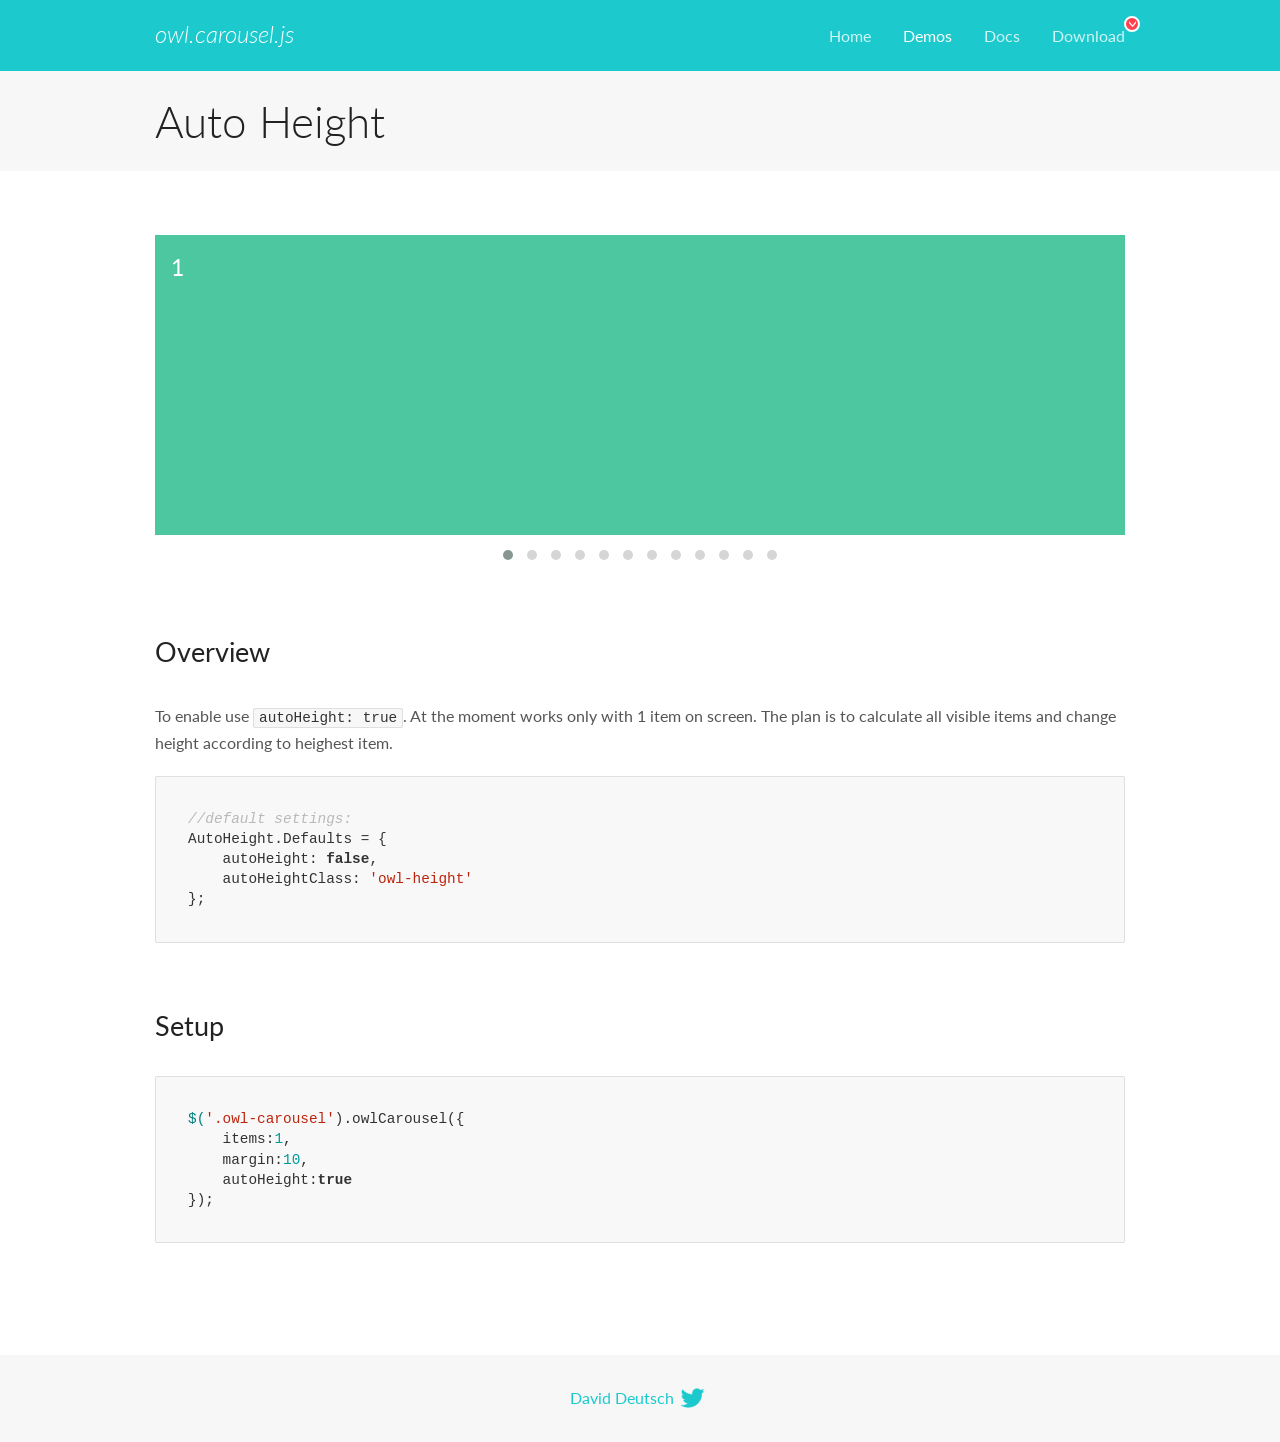
<file: libs/OwlCarousel2-2.3.4/docs/demos/autoheight.html>
<!DOCTYPE html>
<html lang="en">
  <head>

    <!-- head -->
    <meta charset="utf-8">
    <meta name="msapplication-tap-highlight" content="no" />
    <meta name="viewport" content="width=device-width, initial-scale=1.0" />
    <meta name="description" content="autoHeight usage demo">
    <meta name="author" content="David Deutsch">
    <title>
      Auto Height Demo | Owl Carousel | 2.3.4
    </title>

    <!-- Stylesheets -->
    <link href='https://fonts.googleapis.com/css?family=Lato:300,400,700,400italic,300italic' rel='stylesheet' type='text/css'>
    <link rel="stylesheet" href="../assets/css/docs.theme.min.css">

    <!-- Owl Stylesheets -->
    <link rel="stylesheet" href="../assets/owlcarousel/assets/owl.carousel.min.css">
    <link rel="stylesheet" href="../assets/owlcarousel/assets/owl.theme.default.min.css">

    <!-- HTML5 shim and Respond.js IE8 support of HTML5 elements and media queries -->

    <!--[if lt IE 9]>
      <script src="https://oss.maxcdn.com/libs/html5shiv/3.7.0/html5shiv.js"></script>
      <script src="https://oss.maxcdn.com/libs/respond.js/1.3.0/respond.min.js"></script>
    <![endif]-->

    <!-- Favicons -->
    <link rel="apple-touch-icon-precomposed" sizes="144x144" href="../assets/ico/apple-touch-icon-144-precomposed.png">
    <link rel="shortcut icon" href="../assets/ico/favicon.png">
    <link rel="shortcut icon" href="favicon.ico">

    <!-- Yeah i know js should not be in header. Its required for demos.-->

    <!-- javascript -->
    <script src="../assets/vendors/jquery.min.js"></script>
    <script src="../assets/owlcarousel/owl.carousel.js"></script>
  </head>
  <body>

    <!-- header -->
    <header class="header">
      <div class="row">
        <div class="large-12 columns">
          <div class="brand left">
            <h3>
              <a href="/OwlCarousel2/">owl.carousel.js</a> 
            </h3>
          </div>
          <a id="toggle-nav" class="right">
            <span></span> <span></span> <span></span> 
          </a> 
          <div class="nav-bar">
            <ul class="clearfix">
              <li> <a href="/OwlCarousel2/index.html">Home</a>  </li>
              <li class="active">
                <a href="/OwlCarousel2/demos/demos.html">Demos</a> 
              </li>
              <li> <a href="/OwlCarousel2/docs/started-welcome.html">Docs</a>  </li>
              <li>
                <a href="https://github.com/OwlCarousel2/OwlCarousel2/archive/2.3.4.zip">Download</a> 
                <span class="download"></span> 
              </li>
            </ul>
          </div>
        </div>
      </div>
    </header>

    <!-- title -->
    <section class="title">
      <div class="row">
        <div class="large-12 columns">
          <h1>Auto Height</h1>
        </div>
      </div>
    </section>

    <!--  Demos -->
    <section id="demos">
      <div class="row">
        <div class="large-12 columns">
          <div class="owl-carousel owl-theme">
            <div class="item" style="height:300px">
              <h4>1</h4>
            </div>
            <div class="item" style="height:100px">
              <h4>2</h4>
            </div>
            <div class="item" style="height:500px">
              <h4>3</h4>
            </div>
            <div class="item" style="height:250px">
              <h4>4</h4>
            </div>
            <div class="item" style="height:400px">
              <h4>5</h4>
            </div>
            <div class="item" style="height:500px">
              <h4>6</h4>
            </div>
            <div class="item" style="height:600px">
              <h4>7</h4>
            </div>
            <div class="item" style="height:400px">
              <h4>8</h4>
            </div>
            <div class="item" style="height:300px">
              <h4>9</h4>
            </div>
            <div class="item" style="height:350px">
              <h4>10</h4>
            </div>
            <div class="item" style="height:200px">
              <h4>11</h4>
            </div>
            <div class="item" style="height:150px">
              <h4>12</h4>
            </div>
          </div>
          <h3 id="overview">Overview</h3>
          <p>To enable use <code>autoHeight: true</code>. At the moment works only with 1 item on screen. The plan is to calculate all visible items and change height according to heighest item.</p>
          <pre><code>//default settings:
AutoHeight.Defaults = {
    autoHeight: false,
    autoHeightClass: &#39;owl-height&#39;
};</code></pre>
          <h3 id="setup">Setup</h3>
          <pre><code>$(&#39;.owl-carousel&#39;).owlCarousel({
    items:1,
    margin:10,
    autoHeight:true
});</code></pre>
          <script>
            $(document).ready(function() {
              $('.owl-carousel').owlCarousel({
                items: 1,
                margin: 10,
                autoHeight: true
              });
            })
          </script>
        </div>
      </div>
    </section>

    <!-- footer -->
    <footer class="footer">
      <div class="row">
        <div class="large-12 columns">
          <h5>
            <a href="/OwlCarousel2/docs/support-contact.html">David Deutsch</a> 
            <a id="custom-tweet-button" href="https://twitter.com/share?url=https://github.com/OwlCarousel2/OwlCarousel2&text=Owl Carousel - This is so awesome! " target="_blank"></a> 
          </h5>
        </div>
      </div>
    </footer>

    <!-- vendors -->
    <script src="../assets/vendors/highlight.js"></script>
    <script src="../assets/js/app.js"></script>
  </body>
</html>
</file>
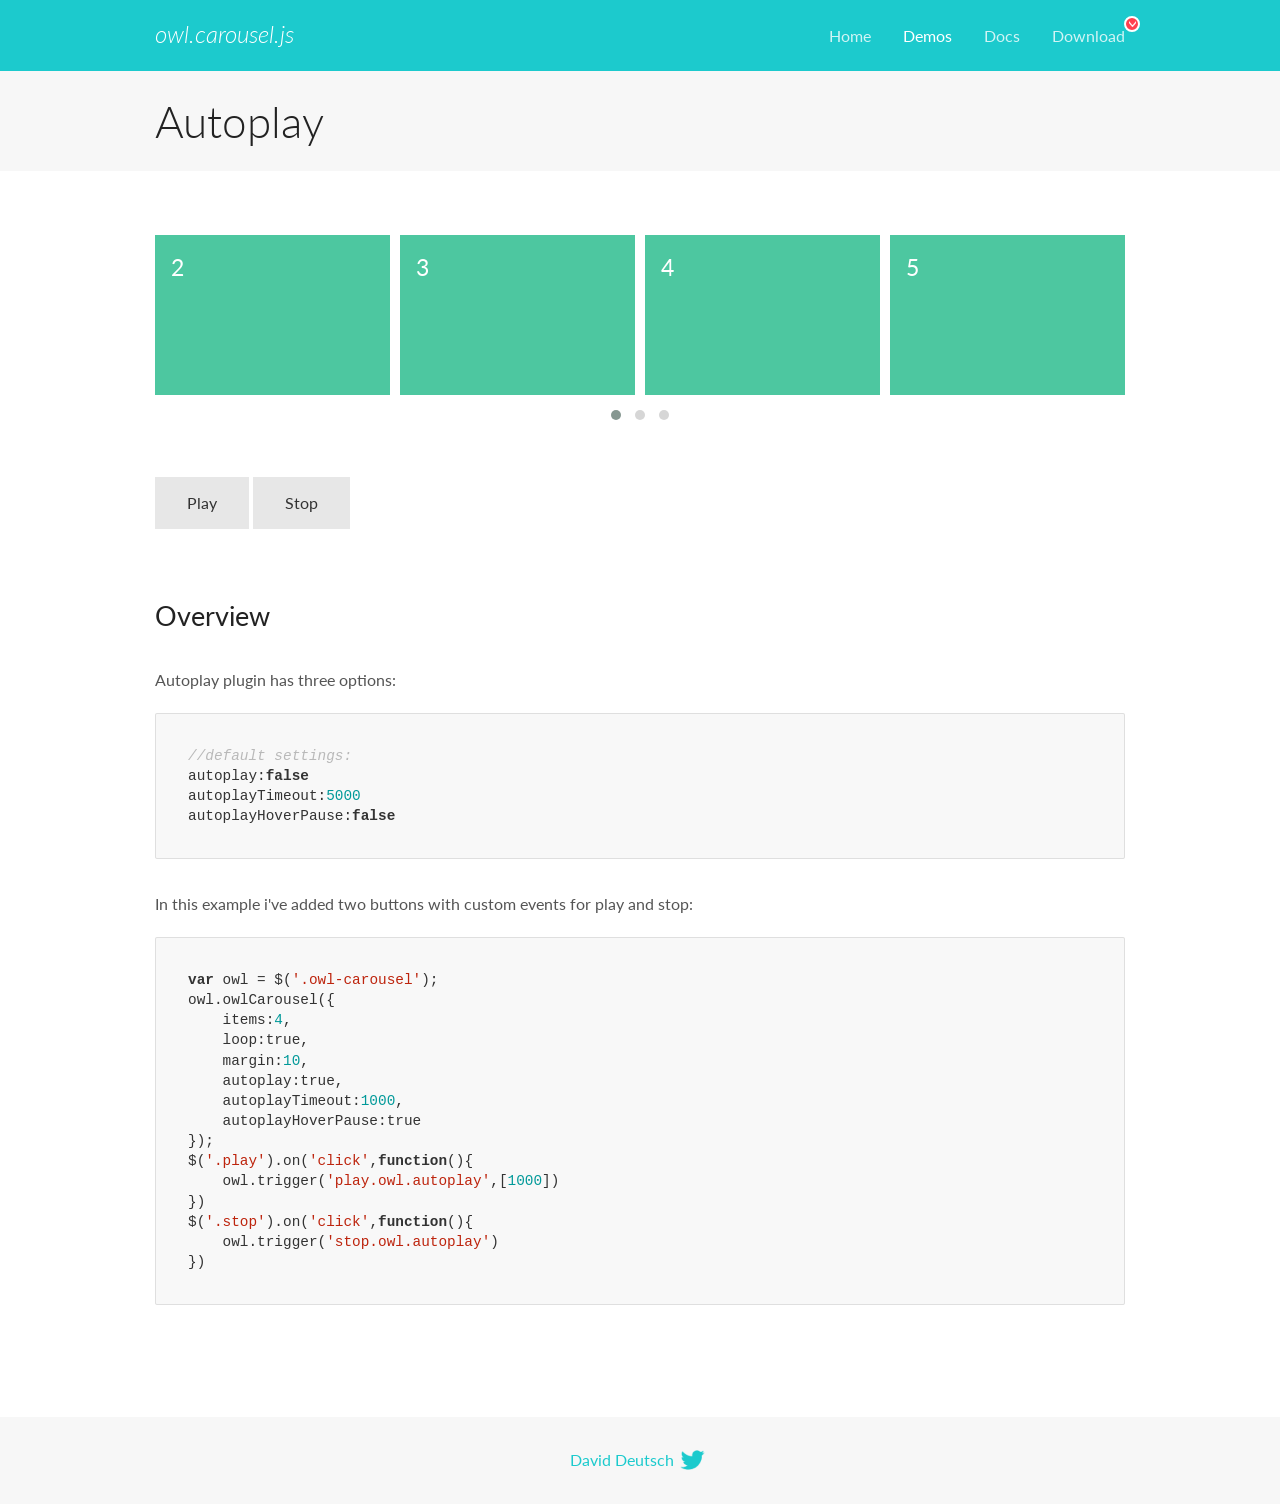
<file: libs/OwlCarousel2-2.3.4/docs/demos/autoplay.html>
<!DOCTYPE html>
<html lang="en">
  <head>

    <!-- head -->
    <meta charset="utf-8">
    <meta name="msapplication-tap-highlight" content="no" />
    <meta name="viewport" content="width=device-width, initial-scale=1.0" />
    <meta name="description" content="Autoplay usage demo">
    <meta name="author" content="David Deutsch">
    <title>
      Autoplay Demo | Owl Carousel | 2.3.4
    </title>

    <!-- Stylesheets -->
    <link href='https://fonts.googleapis.com/css?family=Lato:300,400,700,400italic,300italic' rel='stylesheet' type='text/css'>
    <link rel="stylesheet" href="../assets/css/docs.theme.min.css">

    <!-- Owl Stylesheets -->
    <link rel="stylesheet" href="../assets/owlcarousel/assets/owl.carousel.min.css">
    <link rel="stylesheet" href="../assets/owlcarousel/assets/owl.theme.default.min.css">

    <!-- HTML5 shim and Respond.js IE8 support of HTML5 elements and media queries -->

    <!--[if lt IE 9]>
      <script src="https://oss.maxcdn.com/libs/html5shiv/3.7.0/html5shiv.js"></script>
      <script src="https://oss.maxcdn.com/libs/respond.js/1.3.0/respond.min.js"></script>
    <![endif]-->

    <!-- Favicons -->
    <link rel="apple-touch-icon-precomposed" sizes="144x144" href="../assets/ico/apple-touch-icon-144-precomposed.png">
    <link rel="shortcut icon" href="../assets/ico/favicon.png">
    <link rel="shortcut icon" href="favicon.ico">

    <!-- Yeah i know js should not be in header. Its required for demos.-->

    <!-- javascript -->
    <script src="../assets/vendors/jquery.min.js"></script>
    <script src="../assets/owlcarousel/owl.carousel.js"></script>
  </head>
  <body>

    <!-- header -->
    <header class="header">
      <div class="row">
        <div class="large-12 columns">
          <div class="brand left">
            <h3>
              <a href="/OwlCarousel2/">owl.carousel.js</a> 
            </h3>
          </div>
          <a id="toggle-nav" class="right">
            <span></span> <span></span> <span></span> 
          </a> 
          <div class="nav-bar">
            <ul class="clearfix">
              <li> <a href="/OwlCarousel2/index.html">Home</a>  </li>
              <li class="active">
                <a href="/OwlCarousel2/demos/demos.html">Demos</a> 
              </li>
              <li> <a href="/OwlCarousel2/docs/started-welcome.html">Docs</a>  </li>
              <li>
                <a href="https://github.com/OwlCarousel2/OwlCarousel2/archive/2.3.4.zip">Download</a> 
                <span class="download"></span> 
              </li>
            </ul>
          </div>
        </div>
      </div>
    </header>

    <!-- title -->
    <section class="title">
      <div class="row">
        <div class="large-12 columns">
          <h1>Autoplay</h1>
        </div>
      </div>
    </section>

    <!--  Demos -->
    <section id="demos">
      <div class="row">
        <div class="large-12 columns">
          <div class="owl-carousel owl-theme">
            <div class="item">
              <h4>1</h4>
            </div>
            <div class="item">
              <h4>2</h4>
            </div>
            <div class="item">
              <h4>3</h4>
            </div>
            <div class="item">
              <h4>4</h4>
            </div>
            <div class="item">
              <h4>5</h4>
            </div>
            <div class="item">
              <h4>6</h4>
            </div>
            <div class="item">
              <h4>7</h4>
            </div>
            <div class="item">
              <h4>8</h4>
            </div>
            <div class="item">
              <h4>9</h4>
            </div>
            <div class="item">
              <h4>10</h4>
            </div>
            <div class="item">
              <h4>11</h4>
            </div>
            <div class="item">
              <h4>12</h4>
            </div>
          </div>
          <a class="button secondary play">Play</a> 
          <a class="button secondary stop">Stop</a> 
          <h3 id="overview">Overview</h3>
          <p>Autoplay plugin has three options:</p>
          <pre><code>//default settings:
autoplay:false
autoplayTimeout:5000
autoplayHoverPause:false</code></pre>
          <p>In this example i&#39;ve added two buttons with custom events for play and stop:</p>
          <pre><code>var owl = $(&#39;.owl-carousel&#39;);
owl.owlCarousel({
    items:4,
    loop:true,
    margin:10,
    autoplay:true,
    autoplayTimeout:1000,
    autoplayHoverPause:true
});
$(&#39;.play&#39;).on(&#39;click&#39;,function(){
    owl.trigger(&#39;play.owl.autoplay&#39;,[1000])
})
$(&#39;.stop&#39;).on(&#39;click&#39;,function(){
    owl.trigger(&#39;stop.owl.autoplay&#39;)
})</code></pre>
          <script>
            $(document).ready(function() {
              var owl = $('.owl-carousel');
              owl.owlCarousel({
                items: 4,
                loop: true,
                margin: 10,
                autoplay: true,
                autoplayTimeout: 1000,
                autoplayHoverPause: true
              });
              $('.play').on('click', function() {
                owl.trigger('play.owl.autoplay', [1000])
              })
              $('.stop').on('click', function() {
                owl.trigger('stop.owl.autoplay')
              })
            })
          </script>
        </div>
      </div>
    </section>

    <!-- footer -->
    <footer class="footer">
      <div class="row">
        <div class="large-12 columns">
          <h5>
            <a href="/OwlCarousel2/docs/support-contact.html">David Deutsch</a> 
            <a id="custom-tweet-button" href="https://twitter.com/share?url=https://github.com/OwlCarousel2/OwlCarousel2&text=Owl Carousel - This is so awesome! " target="_blank"></a> 
          </h5>
        </div>
      </div>
    </footer>

    <!-- vendors -->
    <script src="../assets/vendors/highlight.js"></script>
    <script src="../assets/js/app.js"></script>
  </body>
</html>
</file>
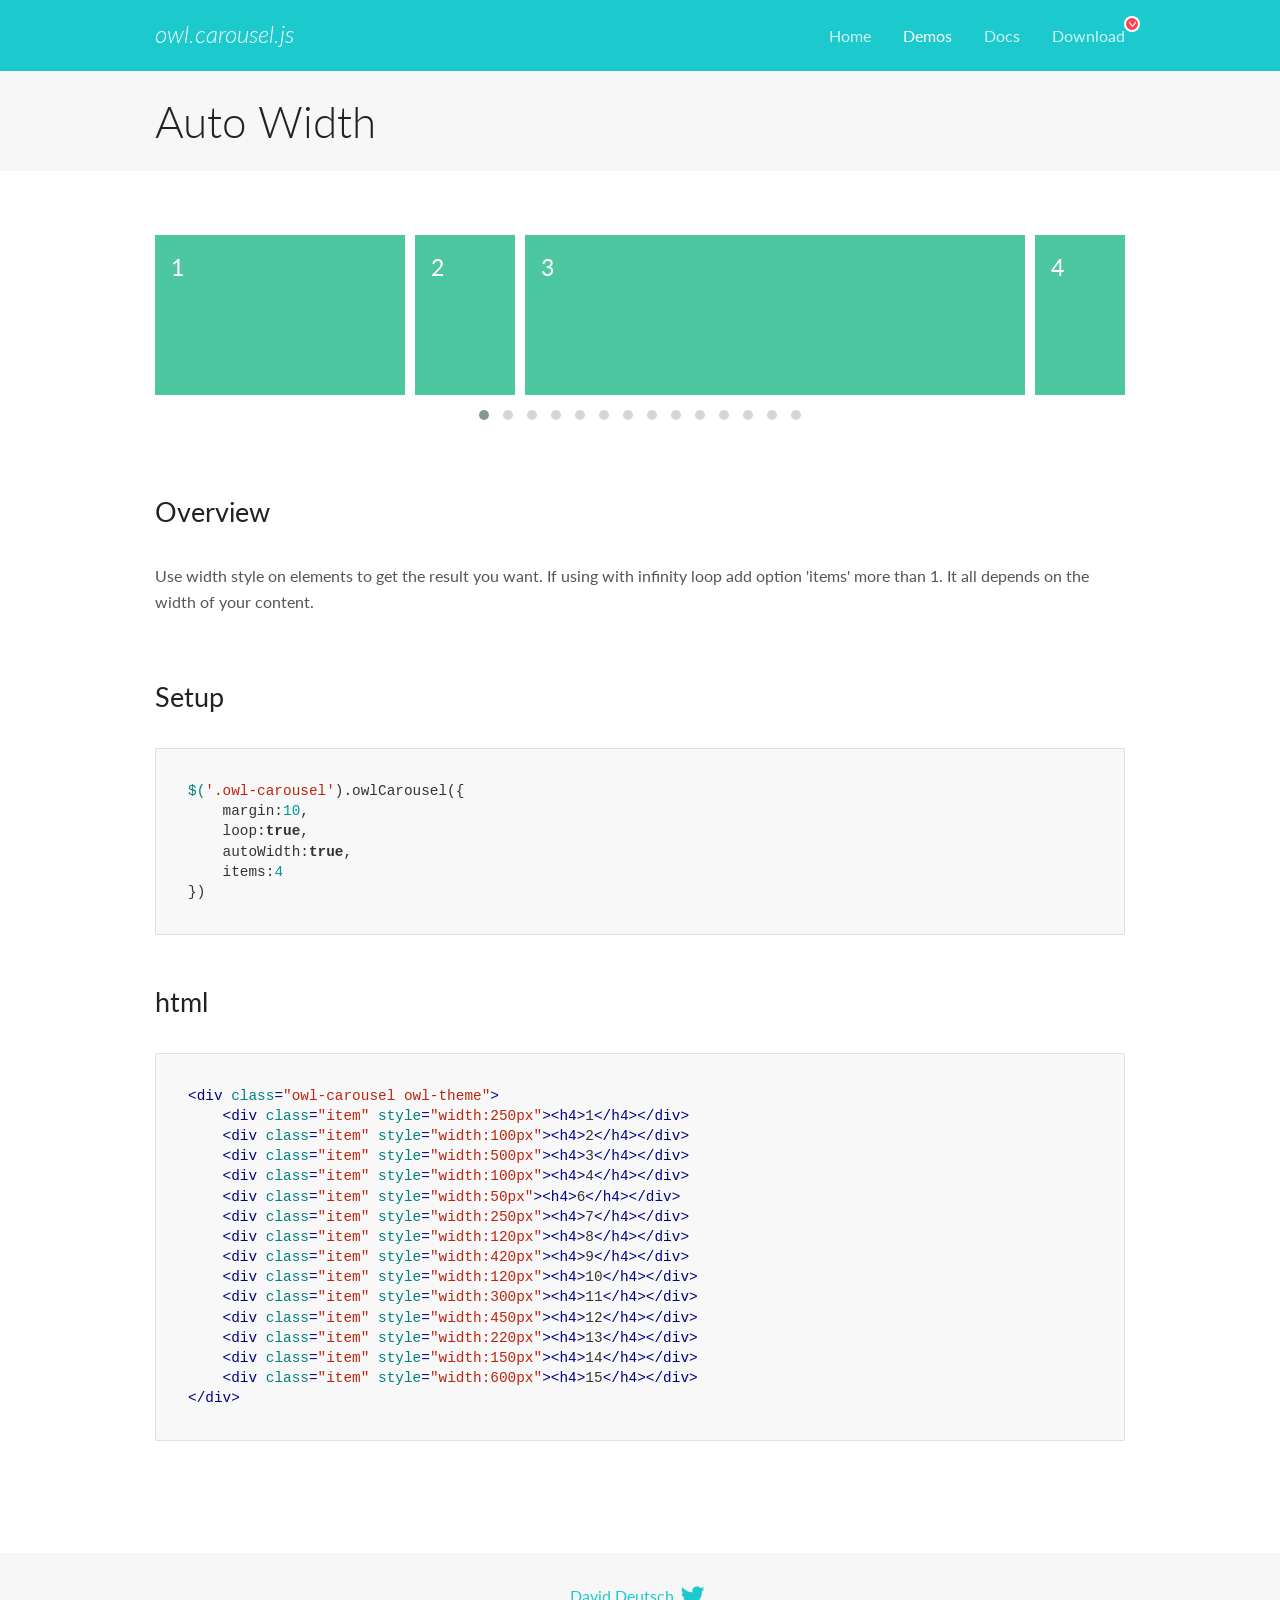
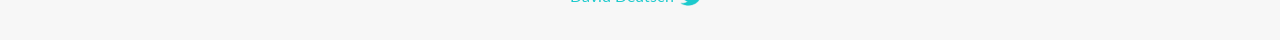
<file: libs/OwlCarousel2-2.3.4/docs/demos/autowidth.html>
<!DOCTYPE html>
<html lang="en">
  <head>

    <!-- head -->
    <meta charset="utf-8">
    <meta name="msapplication-tap-highlight" content="no" />
    <meta name="viewport" content="width=device-width, initial-scale=1.0" />
    <meta name="description" content="Auto Width">
    <meta name="author" content="David Deutsch">
    <title>
      Auto Width Demo | Owl Carousel | 2.3.4
    </title>

    <!-- Stylesheets -->
    <link href='https://fonts.googleapis.com/css?family=Lato:300,400,700,400italic,300italic' rel='stylesheet' type='text/css'>
    <link rel="stylesheet" href="../assets/css/docs.theme.min.css">

    <!-- Owl Stylesheets -->
    <link rel="stylesheet" href="../assets/owlcarousel/assets/owl.carousel.min.css">
    <link rel="stylesheet" href="../assets/owlcarousel/assets/owl.theme.default.min.css">

    <!-- HTML5 shim and Respond.js IE8 support of HTML5 elements and media queries -->

    <!--[if lt IE 9]>
      <script src="https://oss.maxcdn.com/libs/html5shiv/3.7.0/html5shiv.js"></script>
      <script src="https://oss.maxcdn.com/libs/respond.js/1.3.0/respond.min.js"></script>
    <![endif]-->

    <!-- Favicons -->
    <link rel="apple-touch-icon-precomposed" sizes="144x144" href="../assets/ico/apple-touch-icon-144-precomposed.png">
    <link rel="shortcut icon" href="../assets/ico/favicon.png">
    <link rel="shortcut icon" href="favicon.ico">

    <!-- Yeah i know js should not be in header. Its required for demos.-->

    <!-- javascript -->
    <script src="../assets/vendors/jquery.min.js"></script>
    <script src="../assets/owlcarousel/owl.carousel.js"></script>
  </head>
  <body>

    <!-- header -->
    <header class="header">
      <div class="row">
        <div class="large-12 columns">
          <div class="brand left">
            <h3>
              <a href="/OwlCarousel2/">owl.carousel.js</a> 
            </h3>
          </div>
          <a id="toggle-nav" class="right">
            <span></span> <span></span> <span></span> 
          </a> 
          <div class="nav-bar">
            <ul class="clearfix">
              <li> <a href="/OwlCarousel2/index.html">Home</a>  </li>
              <li class="active">
                <a href="/OwlCarousel2/demos/demos.html">Demos</a> 
              </li>
              <li> <a href="/OwlCarousel2/docs/started-welcome.html">Docs</a>  </li>
              <li>
                <a href="https://github.com/OwlCarousel2/OwlCarousel2/archive/2.3.4.zip">Download</a> 
                <span class="download"></span> 
              </li>
            </ul>
          </div>
        </div>
      </div>
    </header>

    <!-- title -->
    <section class="title">
      <div class="row">
        <div class="large-12 columns">
          <h1>Auto Width</h1>
        </div>
      </div>
    </section>

    <!--  Demos -->
    <section id="demos">
      <div class="row">
        <div class="large-12 columns">
          <div class="owl-carousel owl-theme">
            <div class="item" style="width:250px">
              <h4>1</h4>
            </div>
            <div class="item" style="width:100px">
              <h4>2</h4>
            </div>
            <div class="item" style="width:500px">
              <h4>3</h4>
            </div>
            <div class="item" style="width:100px">
              <h4>4</h4>
            </div>
            <div class="item" style="width:50px">
              <h4>6</h4>
            </div>
            <div class="item" style="width:250px">
              <h4>7</h4>
            </div>
            <div class="item" style="width:120px">
              <h4>8</h4>
            </div>
            <div class="item" style="width:420px">
              <h4>9</h4>
            </div>
            <div class="item" style="width:120px">
              <h4>10</h4>
            </div>
            <div class="item" style="width:300px">
              <h4>11</h4>
            </div>
            <div class="item" style="width:450px">
              <h4>12</h4>
            </div>
            <div class="item" style="width:220px">
              <h4>13</h4>
            </div>
            <div class="item" style="width:150px">
              <h4>14</h4>
            </div>
            <div class="item" style="width:600px">
              <h4>15</h4>
            </div>
          </div>
          <h3 id="overview">Overview</h3>
          <p>Use width style on elements to get the result you want. If using with infinity loop add option &#39;items&#39; more than 1. It all depends on the width of your content.</p>
          <h3 id="setup">Setup</h3>
          <pre><code>$(&#39;.owl-carousel&#39;).owlCarousel({
    margin:10,
    loop:true,
    autoWidth:true,
    items:4
})</code></pre>
          <h3 id="html">html</h3>
          <pre><code>&lt;div class=&quot;owl-carousel owl-theme&quot;&gt;
    &lt;div class=&quot;item&quot; style=&quot;width:250px&quot;&gt;&lt;h4&gt;1&lt;/h4&gt;&lt;/div&gt;
    &lt;div class=&quot;item&quot; style=&quot;width:100px&quot;&gt;&lt;h4&gt;2&lt;/h4&gt;&lt;/div&gt;
    &lt;div class=&quot;item&quot; style=&quot;width:500px&quot;&gt;&lt;h4&gt;3&lt;/h4&gt;&lt;/div&gt;
    &lt;div class=&quot;item&quot; style=&quot;width:100px&quot;&gt;&lt;h4&gt;4&lt;/h4&gt;&lt;/div&gt;
    &lt;div class=&quot;item&quot; style=&quot;width:50px&quot;&gt;&lt;h4&gt;6&lt;/h4&gt;&lt;/div&gt;
    &lt;div class=&quot;item&quot; style=&quot;width:250px&quot;&gt;&lt;h4&gt;7&lt;/h4&gt;&lt;/div&gt;
    &lt;div class=&quot;item&quot; style=&quot;width:120px&quot;&gt;&lt;h4&gt;8&lt;/h4&gt;&lt;/div&gt;
    &lt;div class=&quot;item&quot; style=&quot;width:420px&quot;&gt;&lt;h4&gt;9&lt;/h4&gt;&lt;/div&gt;
    &lt;div class=&quot;item&quot; style=&quot;width:120px&quot;&gt;&lt;h4&gt;10&lt;/h4&gt;&lt;/div&gt;
    &lt;div class=&quot;item&quot; style=&quot;width:300px&quot;&gt;&lt;h4&gt;11&lt;/h4&gt;&lt;/div&gt;
    &lt;div class=&quot;item&quot; style=&quot;width:450px&quot;&gt;&lt;h4&gt;12&lt;/h4&gt;&lt;/div&gt;
    &lt;div class=&quot;item&quot; style=&quot;width:220px&quot;&gt;&lt;h4&gt;13&lt;/h4&gt;&lt;/div&gt;
    &lt;div class=&quot;item&quot; style=&quot;width:150px&quot;&gt;&lt;h4&gt;14&lt;/h4&gt;&lt;/div&gt;
    &lt;div class=&quot;item&quot; style=&quot;width:600px&quot;&gt;&lt;h4&gt;15&lt;/h4&gt;&lt;/div&gt;
&lt;/div&gt;</code></pre>
          <script>
            $(document).ready(function() {
              $('.owl-carousel').owlCarousel({
                margin: 10,
                loop: true,
                autoWidth: true,
                items: 4
              })
            })
          </script>
        </div>
      </div>
    </section>

    <!-- footer -->
    <footer class="footer">
      <div class="row">
        <div class="large-12 columns">
          <h5>
            <a href="/OwlCarousel2/docs/support-contact.html">David Deutsch</a> 
            <a id="custom-tweet-button" href="https://twitter.com/share?url=https://github.com/OwlCarousel2/OwlCarousel2&text=Owl Carousel - This is so awesome! " target="_blank"></a> 
          </h5>
        </div>
      </div>
    </footer>

    <!-- vendors -->
    <script src="../assets/vendors/highlight.js"></script>
    <script src="../assets/js/app.js"></script>
  </body>
</html>
</file>
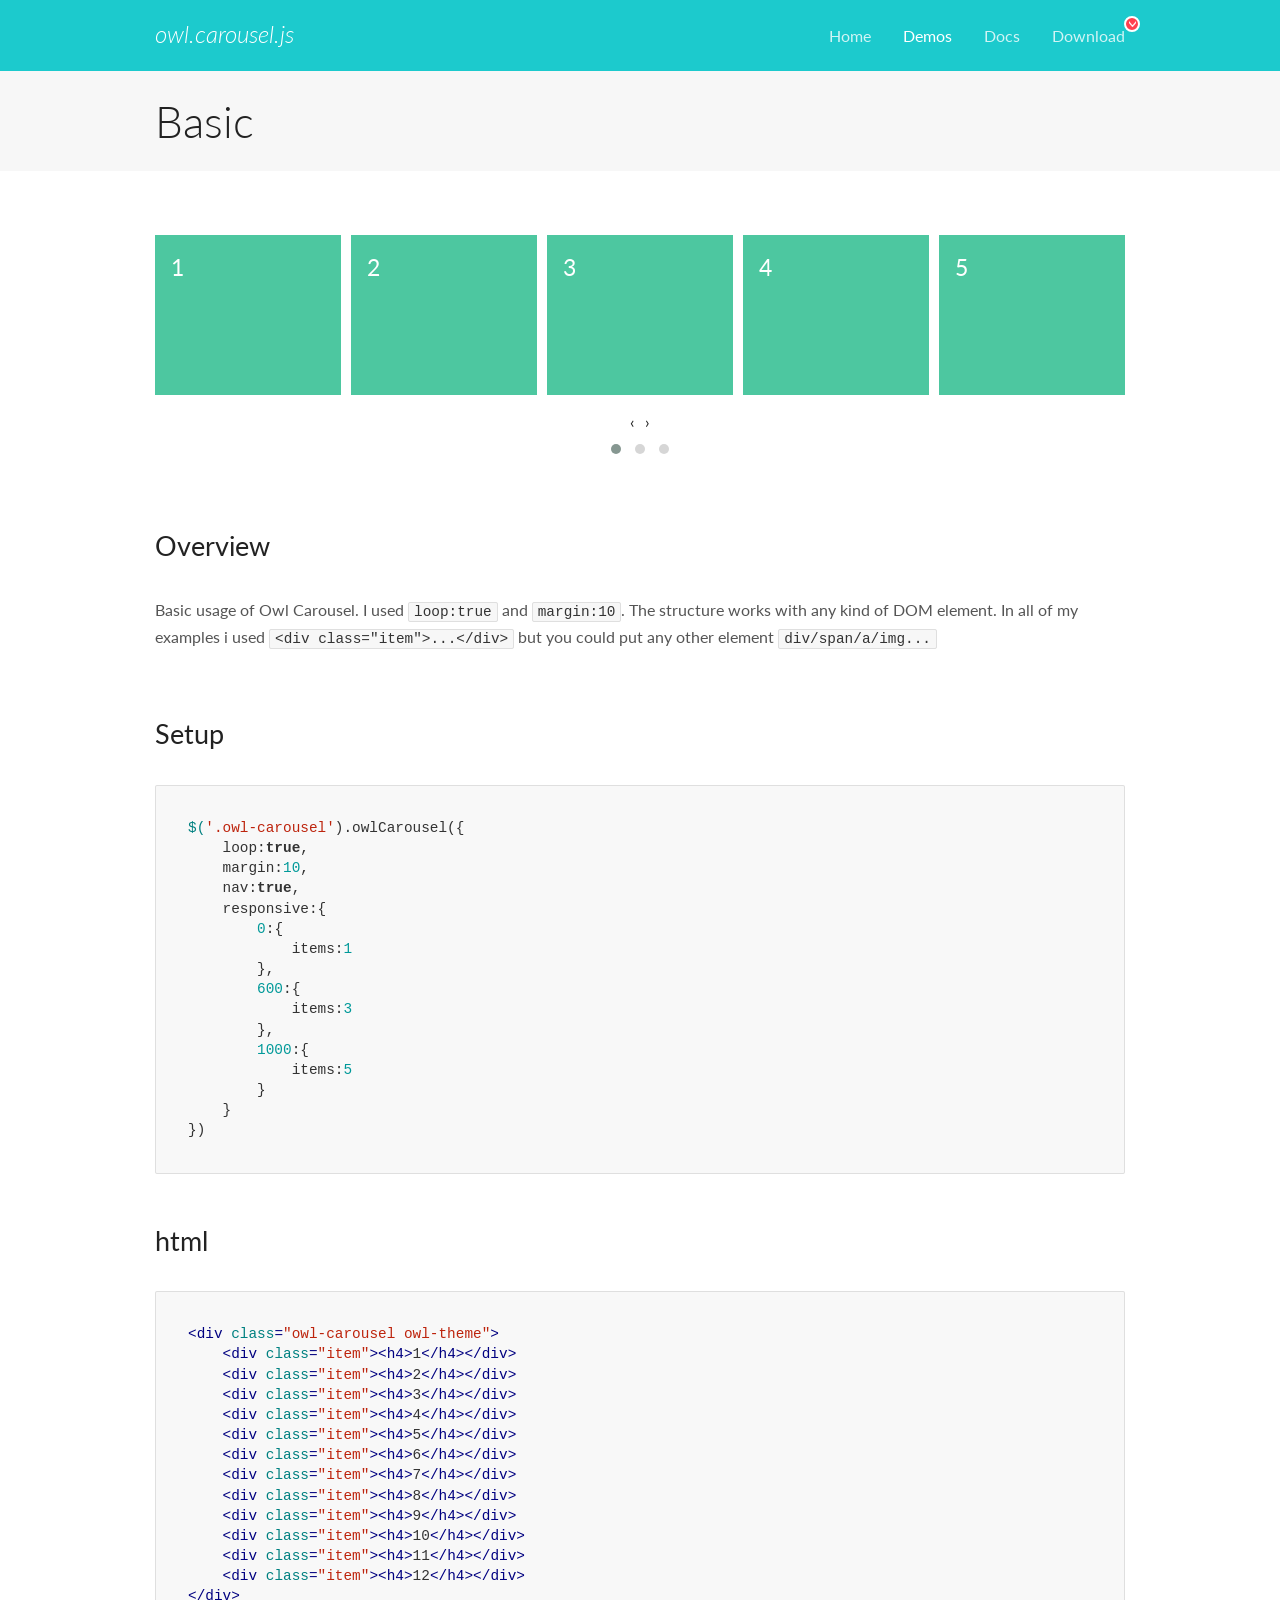
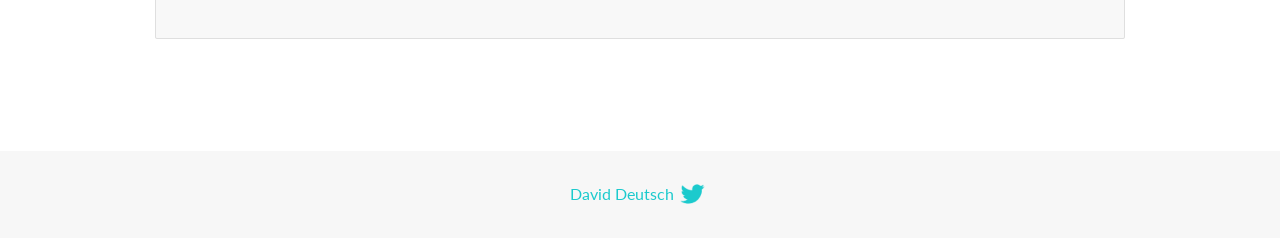
<file: libs/OwlCarousel2-2.3.4/docs/demos/basic.html>
<!DOCTYPE html>
<html lang="en">
  <head>

    <!-- head -->
    <meta charset="utf-8">
    <meta name="msapplication-tap-highlight" content="no" />
    <meta name="viewport" content="width=device-width, initial-scale=1.0" />
    <meta name="description" content="Basic usage demo">
    <meta name="author" content="David Deutsch">
    <title>
      Basic Demo | Owl Carousel | 2.3.4
    </title>

    <!-- Stylesheets -->
    <link href='https://fonts.googleapis.com/css?family=Lato:300,400,700,400italic,300italic' rel='stylesheet' type='text/css'>
    <link rel="stylesheet" href="../assets/css/docs.theme.min.css">

    <!-- Owl Stylesheets -->
    <link rel="stylesheet" href="../assets/owlcarousel/assets/owl.carousel.min.css">
    <link rel="stylesheet" href="../assets/owlcarousel/assets/owl.theme.default.min.css">

    <!-- HTML5 shim and Respond.js IE8 support of HTML5 elements and media queries -->

    <!--[if lt IE 9]>
      <script src="https://oss.maxcdn.com/libs/html5shiv/3.7.0/html5shiv.js"></script>
      <script src="https://oss.maxcdn.com/libs/respond.js/1.3.0/respond.min.js"></script>
    <![endif]-->

    <!-- Favicons -->
    <link rel="apple-touch-icon-precomposed" sizes="144x144" href="../assets/ico/apple-touch-icon-144-precomposed.png">
    <link rel="shortcut icon" href="../assets/ico/favicon.png">
    <link rel="shortcut icon" href="favicon.ico">

    <!-- Yeah i know js should not be in header. Its required for demos.-->

    <!-- javascript -->
    <script src="../assets/vendors/jquery.min.js"></script>
    <script src="../assets/owlcarousel/owl.carousel.js"></script>
  </head>
  <body>

    <!-- header -->
    <header class="header">
      <div class="row">
        <div class="large-12 columns">
          <div class="brand left">
            <h3>
              <a href="/OwlCarousel2/">owl.carousel.js</a> 
            </h3>
          </div>
          <a id="toggle-nav" class="right">
            <span></span> <span></span> <span></span> 
          </a> 
          <div class="nav-bar">
            <ul class="clearfix">
              <li> <a href="/OwlCarousel2/index.html">Home</a>  </li>
              <li class="active">
                <a href="/OwlCarousel2/demos/demos.html">Demos</a> 
              </li>
              <li> <a href="/OwlCarousel2/docs/started-welcome.html">Docs</a>  </li>
              <li>
                <a href="https://github.com/OwlCarousel2/OwlCarousel2/archive/2.3.4.zip">Download</a> 
                <span class="download"></span> 
              </li>
            </ul>
          </div>
        </div>
      </div>
    </header>

    <!-- title -->
    <section class="title">
      <div class="row">
        <div class="large-12 columns">
          <h1>Basic</h1>
        </div>
      </div>
    </section>

    <!--  Demos -->
    <section id="demos">
      <div class="row">
        <div class="large-12 columns">
          <div class="owl-carousel owl-theme">
            <div class="item">
              <h4>1</h4>
            </div>
            <div class="item">
              <h4>2</h4>
            </div>
            <div class="item">
              <h4>3</h4>
            </div>
            <div class="item">
              <h4>4</h4>
            </div>
            <div class="item">
              <h4>5</h4>
            </div>
            <div class="item">
              <h4>6</h4>
            </div>
            <div class="item">
              <h4>7</h4>
            </div>
            <div class="item">
              <h4>8</h4>
            </div>
            <div class="item">
              <h4>9</h4>
            </div>
            <div class="item">
              <h4>10</h4>
            </div>
            <div class="item">
              <h4>11</h4>
            </div>
            <div class="item">
              <h4>12</h4>
            </div>
          </div>
          <h3 id="overview">Overview</h3>
          <p>Basic usage of Owl Carousel. I used <code>loop:true</code> and <code>margin:10</code>. The structure works with any kind of DOM element. In all of my examples i used <code>&lt;div class=&quot;item&quot;&gt;...&lt;/div&gt;</code> but you could
            put any other element <code>div/span/a/img...</code></p>
          <h3 id="setup">Setup</h3>
          <pre><code>$(&#39;.owl-carousel&#39;).owlCarousel({
    loop:true,
    margin:10,
    nav:true,
    responsive:{
        0:{
            items:1
        },
        600:{
            items:3
        },
        1000:{
            items:5
        }
    }
})</code></pre>
          <h3 id="html">html</h3>
          <pre><code>&lt;div class=&quot;owl-carousel owl-theme&quot;&gt;
    &lt;div class=&quot;item&quot;&gt;&lt;h4&gt;1&lt;/h4&gt;&lt;/div&gt;
    &lt;div class=&quot;item&quot;&gt;&lt;h4&gt;2&lt;/h4&gt;&lt;/div&gt;
    &lt;div class=&quot;item&quot;&gt;&lt;h4&gt;3&lt;/h4&gt;&lt;/div&gt;
    &lt;div class=&quot;item&quot;&gt;&lt;h4&gt;4&lt;/h4&gt;&lt;/div&gt;
    &lt;div class=&quot;item&quot;&gt;&lt;h4&gt;5&lt;/h4&gt;&lt;/div&gt;
    &lt;div class=&quot;item&quot;&gt;&lt;h4&gt;6&lt;/h4&gt;&lt;/div&gt;
    &lt;div class=&quot;item&quot;&gt;&lt;h4&gt;7&lt;/h4&gt;&lt;/div&gt;
    &lt;div class=&quot;item&quot;&gt;&lt;h4&gt;8&lt;/h4&gt;&lt;/div&gt;
    &lt;div class=&quot;item&quot;&gt;&lt;h4&gt;9&lt;/h4&gt;&lt;/div&gt;
    &lt;div class=&quot;item&quot;&gt;&lt;h4&gt;10&lt;/h4&gt;&lt;/div&gt;
    &lt;div class=&quot;item&quot;&gt;&lt;h4&gt;11&lt;/h4&gt;&lt;/div&gt;
    &lt;div class=&quot;item&quot;&gt;&lt;h4&gt;12&lt;/h4&gt;&lt;/div&gt;
&lt;/div&gt;</code></pre>
          <script>
            $(document).ready(function() {
              var owl = $('.owl-carousel');
              owl.owlCarousel({
                margin: 10,
                nav: true,
                loop: true,
                responsive: {
                  0: {
                    items: 1
                  },
                  600: {
                    items: 3
                  },
                  1000: {
                    items: 5
                  }
                }
              })
            })
          </script>
        </div>
      </div>
    </section>

    <!-- footer -->
    <footer class="footer">
      <div class="row">
        <div class="large-12 columns">
          <h5>
            <a href="/OwlCarousel2/docs/support-contact.html">David Deutsch</a> 
            <a id="custom-tweet-button" href="https://twitter.com/share?url=https://github.com/OwlCarousel2/OwlCarousel2&text=Owl Carousel - This is so awesome! " target="_blank"></a> 
          </h5>
        </div>
      </div>
    </footer>

    <!-- vendors -->
    <script src="../assets/vendors/highlight.js"></script>
    <script src="../assets/js/app.js"></script>
  </body>
</html>
</file>
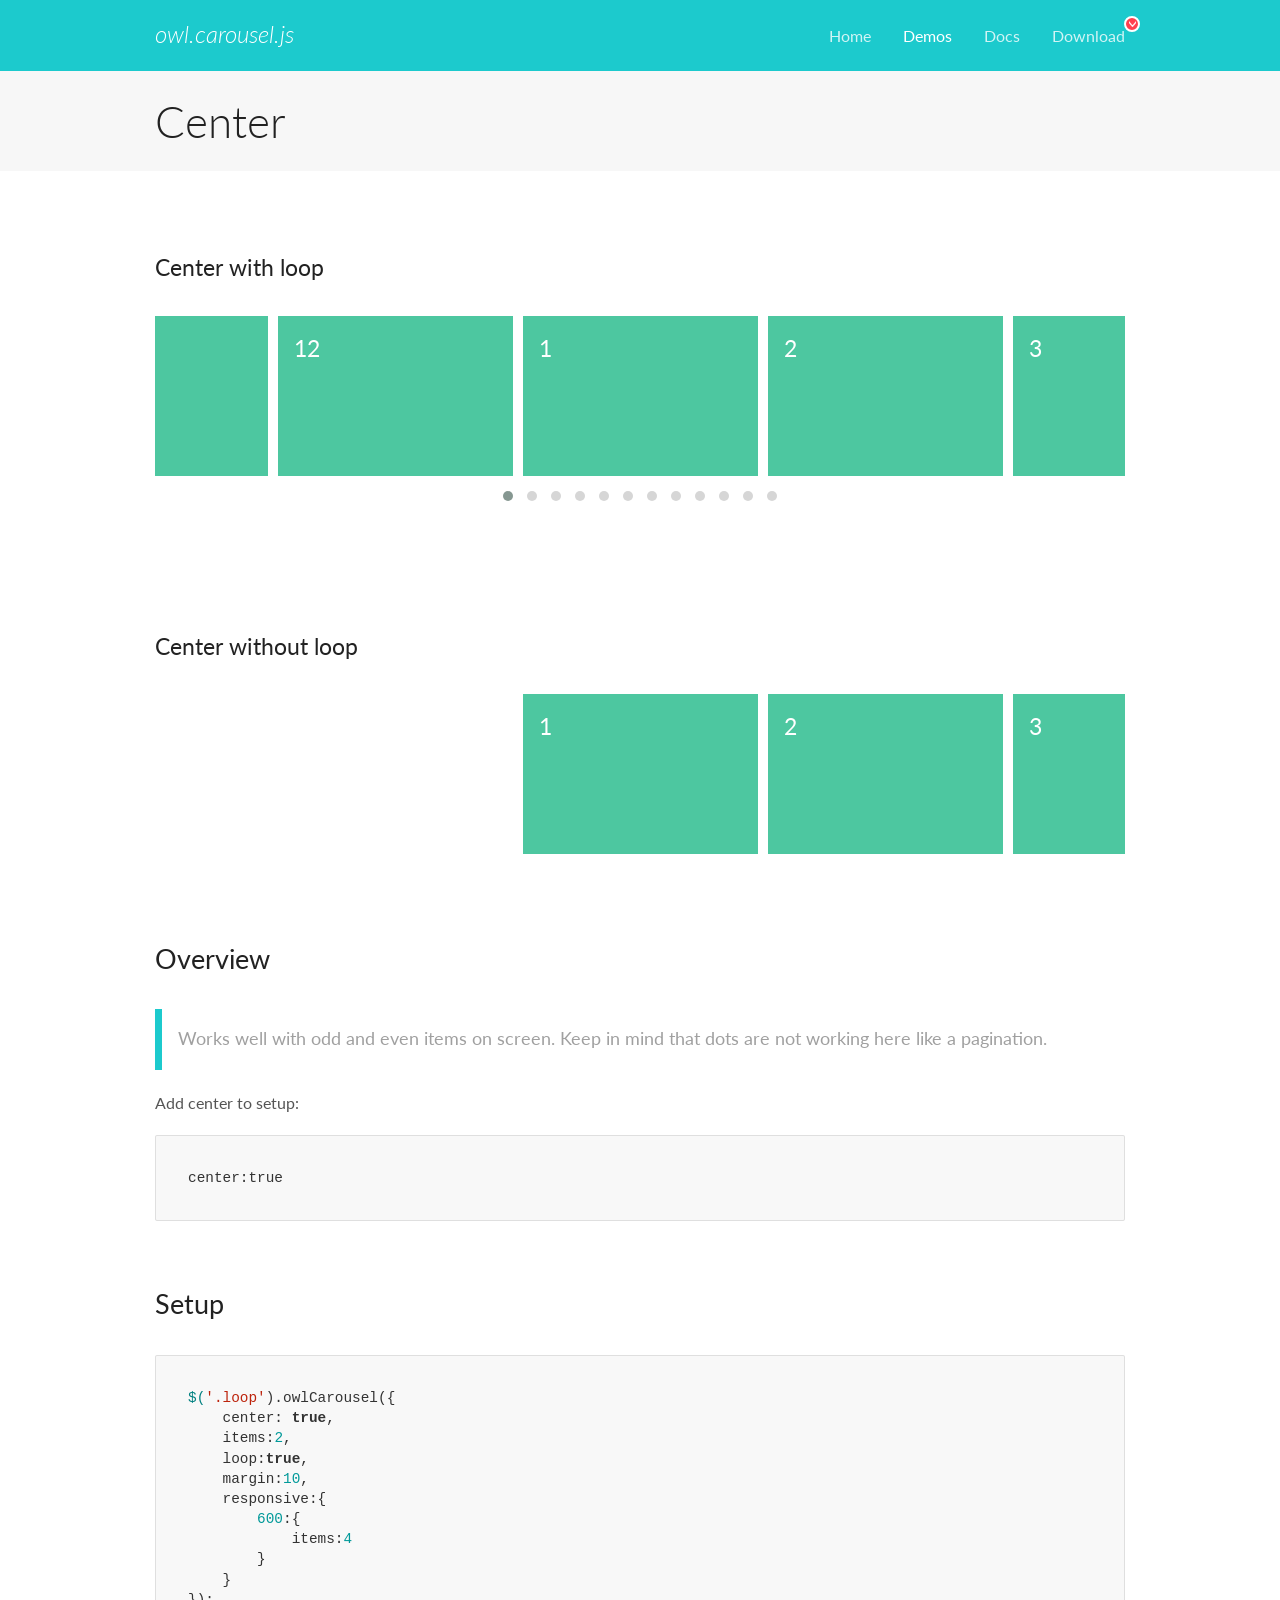
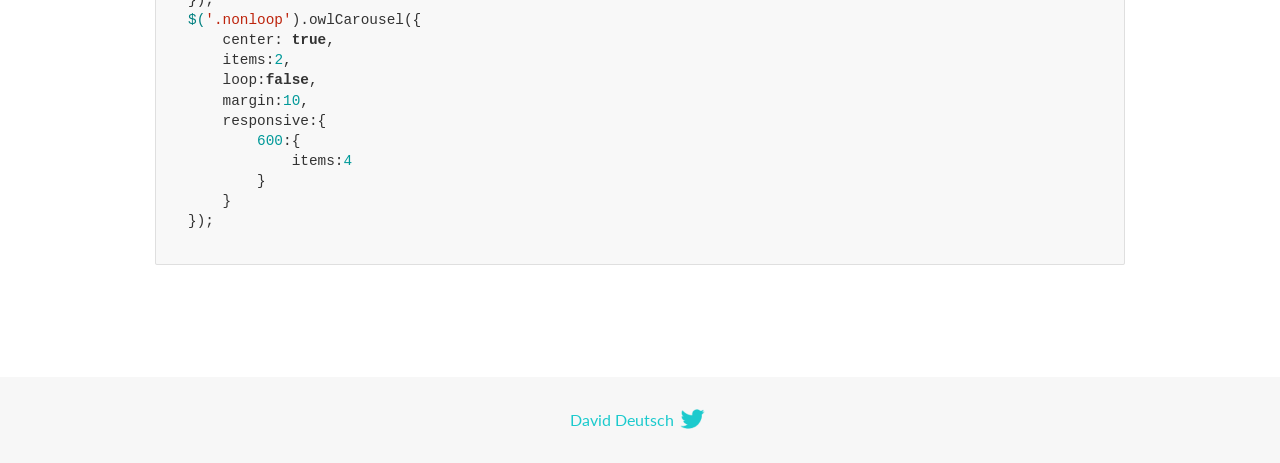
<file: libs/OwlCarousel2-2.3.4/docs/demos/center.html>
<!DOCTYPE html>
<html lang="en">
  <head>

    <!-- head -->
    <meta charset="utf-8">
    <meta name="msapplication-tap-highlight" content="no" />
    <meta name="viewport" content="width=device-width, initial-scale=1.0" />
    <meta name="description" content="Center carousel">
    <meta name="author" content="David Deutsch">
    <title>
      Center Demo | Owl Carousel | 2.3.4
    </title>

    <!-- Stylesheets -->
    <link href='https://fonts.googleapis.com/css?family=Lato:300,400,700,400italic,300italic' rel='stylesheet' type='text/css'>
    <link rel="stylesheet" href="../assets/css/docs.theme.min.css">

    <!-- Owl Stylesheets -->
    <link rel="stylesheet" href="../assets/owlcarousel/assets/owl.carousel.min.css">
    <link rel="stylesheet" href="../assets/owlcarousel/assets/owl.theme.default.min.css">

    <!-- HTML5 shim and Respond.js IE8 support of HTML5 elements and media queries -->

    <!--[if lt IE 9]>
      <script src="https://oss.maxcdn.com/libs/html5shiv/3.7.0/html5shiv.js"></script>
      <script src="https://oss.maxcdn.com/libs/respond.js/1.3.0/respond.min.js"></script>
    <![endif]-->

    <!-- Favicons -->
    <link rel="apple-touch-icon-precomposed" sizes="144x144" href="../assets/ico/apple-touch-icon-144-precomposed.png">
    <link rel="shortcut icon" href="../assets/ico/favicon.png">
    <link rel="shortcut icon" href="favicon.ico">

    <!-- Yeah i know js should not be in header. Its required for demos.-->

    <!-- javascript -->
    <script src="../assets/vendors/jquery.min.js"></script>
    <script src="../assets/owlcarousel/owl.carousel.js"></script>
  </head>
  <body>

    <!-- header -->
    <header class="header">
      <div class="row">
        <div class="large-12 columns">
          <div class="brand left">
            <h3>
              <a href="/OwlCarousel2/">owl.carousel.js</a> 
            </h3>
          </div>
          <a id="toggle-nav" class="right">
            <span></span> <span></span> <span></span> 
          </a> 
          <div class="nav-bar">
            <ul class="clearfix">
              <li> <a href="/OwlCarousel2/index.html">Home</a>  </li>
              <li class="active">
                <a href="/OwlCarousel2/demos/demos.html">Demos</a> 
              </li>
              <li> <a href="/OwlCarousel2/docs/started-welcome.html">Docs</a>  </li>
              <li>
                <a href="https://github.com/OwlCarousel2/OwlCarousel2/archive/2.3.4.zip">Download</a> 
                <span class="download"></span> 
              </li>
            </ul>
          </div>
        </div>
      </div>
    </header>

    <!-- title -->
    <section class="title">
      <div class="row">
        <div class="large-12 columns">
          <h1>Center</h1>
        </div>
      </div>
    </section>

    <!--  Demos -->
    <section id="demos">
      <div class="row">
        <div class="large-12 columns">
          <h4 id="center-with-loop">Center with loop</h4>
          <div class="loop owl-carousel owl-theme">
            <div class="item">
              <h4>1</h4>
            </div>
            <div class="item">
              <h4>2</h4>
            </div>
            <div class="item">
              <h4>3</h4>
            </div>
            <div class="item">
              <h4>4</h4>
            </div>
            <div class="item">
              <h4>5</h4>
            </div>
            <div class="item">
              <h4>6</h4>
            </div>
            <div class="item">
              <h4>7</h4>
            </div>
            <div class="item">
              <h4>8</h4>
            </div>
            <div class="item">
              <h4>9</h4>
            </div>
            <div class="item">
              <h4>10</h4>
            </div>
            <div class="item">
              <h4>11</h4>
            </div>
            <div class="item">
              <h4>12</h4>
            </div>
          </div>
          <br>
          <h4 id="center-without-loop">Center without loop</h4>
          <div class="nonloop owl-carousel">
            <div class="item">
              <h4>1</h4>
            </div>
            <div class="item">
              <h4>2</h4>
            </div>
            <div class="item">
              <h4>3</h4>
            </div>
            <div class="item">
              <h4>4</h4>
            </div>
            <div class="item">
              <h4>5</h4>
            </div>
            <div class="item">
              <h4>6</h4>
            </div>
            <div class="item">
              <h4>7</h4>
            </div>
            <div class="item">
              <h4>8</h4>
            </div>
            <div class="item">
              <h4>9</h4>
            </div>
            <div class="item">
              <h4>10</h4>
            </div>
            <div class="item">
              <h4>11</h4>
            </div>
            <div class="item">
              <h4>12</h4>
            </div>
          </div>
          <h3 id="overview">Overview</h3>
          <blockquote>
            <p>Works well with odd and even items on screen. Keep in mind that dots are not working here like a pagination.</p>
          </blockquote>
          <p>Add center to setup:</p>
          <pre><code>center:true</code></pre>
          <h3 id="setup">Setup</h3>
          <pre><code>$(&#39;.loop&#39;).owlCarousel({
    center: true,
    items:2,
    loop:true,
    margin:10,
    responsive:{
        600:{
            items:4
        }
    }
});
$(&#39;.nonloop&#39;).owlCarousel({
    center: true,
    items:2,
    loop:false,
    margin:10,
    responsive:{
        600:{
            items:4
        }
    }
});</code></pre>
          <script>
            jQuery(document).ready(function($) {
              $('.loop').owlCarousel({
                center: true,
                items: 2,
                loop: true,
                margin: 10,
                responsive: {
                  600: {
                    items: 4
                  }
                }
              });
              $('.nonloop').owlCarousel({
                center: true,
                items: 2,
                loop: false,
                margin: 10,
                responsive: {
                  600: {
                    items: 4
                  }
                }
              });
            });
          </script>
        </div>
      </div>
    </section>

    <!-- footer -->
    <footer class="footer">
      <div class="row">
        <div class="large-12 columns">
          <h5>
            <a href="/OwlCarousel2/docs/support-contact.html">David Deutsch</a> 
            <a id="custom-tweet-button" href="https://twitter.com/share?url=https://github.com/OwlCarousel2/OwlCarousel2&text=Owl Carousel - This is so awesome! " target="_blank"></a> 
          </h5>
        </div>
      </div>
    </footer>

    <!-- vendors -->
    <script src="../assets/vendors/highlight.js"></script>
    <script src="../assets/js/app.js"></script>
  </body>
</html>
</file>
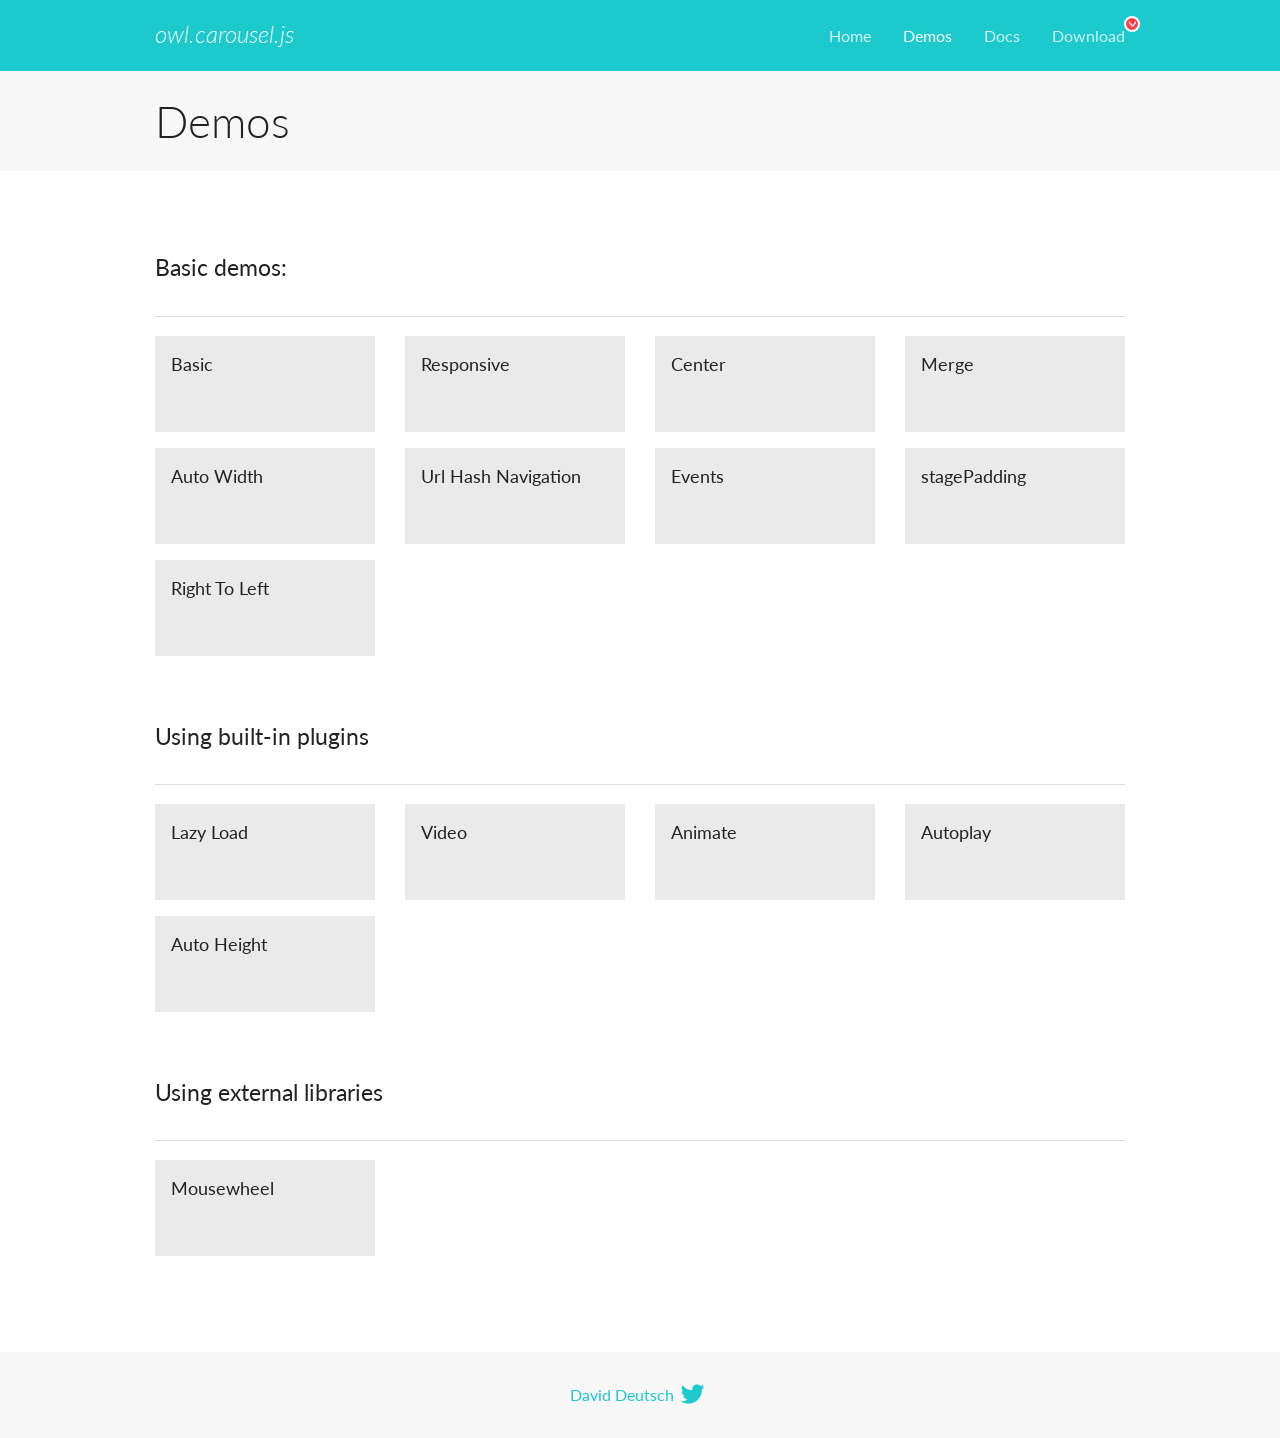
<file: libs/OwlCarousel2-2.3.4/docs/demos/demos.html>
<!DOCTYPE html>
<html lang="en">
  <head>

    <!-- head -->
    <meta charset="utf-8">
    <meta name="msapplication-tap-highlight" content="no" />
    <meta name="viewport" content="width=device-width, initial-scale=1.0" />
    <meta name="description" content="A list of Owl Carousel examples.">
    <meta name="author" content="David Deutsch">
    <title>
      Demos | Owl Carousel | 2.3.4
    </title>

    <!-- Stylesheets -->
    <link href='https://fonts.googleapis.com/css?family=Lato:300,400,700,400italic,300italic' rel='stylesheet' type='text/css'>
    <link rel="stylesheet" href="../assets/css/docs.theme.min.css">

    <!-- Owl Stylesheets -->
    <link rel="stylesheet" href="../assets/owlcarousel/assets/owl.carousel.min.css">
    <link rel="stylesheet" href="../assets/owlcarousel/assets/owl.theme.default.min.css">

    <!-- HTML5 shim and Respond.js IE8 support of HTML5 elements and media queries -->

    <!--[if lt IE 9]>
      <script src="https://oss.maxcdn.com/libs/html5shiv/3.7.0/html5shiv.js"></script>
      <script src="https://oss.maxcdn.com/libs/respond.js/1.3.0/respond.min.js"></script>
    <![endif]-->

    <!-- Favicons -->
    <link rel="apple-touch-icon-precomposed" sizes="144x144" href="../assets/ico/apple-touch-icon-144-precomposed.png">
    <link rel="shortcut icon" href="../assets/ico/favicon.png">
    <link rel="shortcut icon" href="favicon.ico">

    <!-- Yeah i know js should not be in header. Its required for demos.-->

    <!-- javascript -->
    <script src="../assets/vendors/jquery.min.js"></script>
    <script src="../assets/owlcarousel/owl.carousel.js"></script>
  </head>
  <body>

    <!-- header -->
    <header class="header">
      <div class="row">
        <div class="large-12 columns">
          <div class="brand left">
            <h3>
              <a href="/OwlCarousel2/">owl.carousel.js</a> 
            </h3>
          </div>
          <a id="toggle-nav" class="right">
            <span></span> <span></span> <span></span> 
          </a> 
          <div class="nav-bar">
            <ul class="clearfix">
              <li> <a href="/OwlCarousel2/index.html">Home</a>  </li>
              <li class="active">
                <a href="/OwlCarousel2/demos/demos.html">Demos</a> 
              </li>
              <li> <a href="/OwlCarousel2/docs/started-welcome.html">Docs</a>  </li>
              <li>
                <a href="https://github.com/OwlCarousel2/OwlCarousel2/archive/2.3.4.zip">Download</a> 
                <span class="download"></span> 
              </li>
            </ul>
          </div>
        </div>
      </div>
    </header>

    <!-- title -->
    <section class="title">
      <div class="row">
        <div class="large-12 columns">
          <h1>Demos</h1>
        </div>
      </div>
    </section>

    <!--  Demos -->
    <section id="demos">
      <div class="row">
        <div class="large-12 columns">
          <h4 id="basic-demos-">Basic demos:</h4>
          <hr>
          <div class="demo-list">
            <div class="row">
              <div class="small-6 medium-4 large-3 columns">
                <a href="basic.html" class="demo-block">
                  <h5>Basic </h5>
                </a> 
              </div>
              <div class="small-6 medium-4 large-3 columns">
                <a href="responsive.html" class="demo-block">
                  <h5>Responsive </h5>
                </a> 
              </div>
              <div class="small-6 medium-4 large-3 columns">
                <a href="center.html" class="demo-block">
                  <h5>Center </h5>
                </a> 
              </div>
              <div class="small-6 medium-4 large-3 columns">
                <a href="merge.html" class="demo-block">
                  <h5>Merge </h5>
                </a> 
              </div>
              <div class="small-6 medium-4 large-3 columns">
                <a href="autowidth.html" class="demo-block">
                  <h5>Auto Width </h5>
                </a> 
              </div>
              <div class="small-6 medium-4 large-3 columns">
                <a href="urlhashnav.html" class="demo-block">
                  <h5>Url Hash Navigation </h5>
                </a> 
              </div>
              <div class="small-6 medium-4 large-3 columns">
                <a href="events.html" class="demo-block">
                  <h5>Events </h5>
                </a> 
              </div>
              <div class="small-6 medium-4 large-3 columns">
                <a href="stagepadding.html" class="demo-block">
                  <h5>stagePadding </h5>
                </a> 
              </div>
              <div class="small-6 medium-4 large-3 columns">
                <a href="rtl.html" class="demo-block">
                  <h5>Right To Left </h5>
                </a> 
              </div>
            </div>
          </div>
          <h4 id="using-built-in-plugins">Using built-in plugins</h4>
          <hr>
          <div class="demo-list">
            <div class="row">
              <div class="small-6 medium-4 large-3 columns">
                <a href="lazyLoad.html" class="demo-block">
                  <h5>Lazy Load </h5>
                </a> 
              </div>
              <div class="small-6 medium-4 large-3 columns">
                <a href="video.html" class="demo-block">
                  <h5>Video </h5>
                </a> 
              </div>
              <div class="small-6 medium-4 large-3 columns">
                <a href="animate.html" class="demo-block">
                  <h5>Animate </h5>
                </a> 
              </div>
              <div class="small-6 medium-4 large-3 columns">
                <a href="autoplay.html" class="demo-block">
                  <h5>Autoplay </h5>
                </a> 
              </div>
              <div class="small-6 medium-4 large-3 columns">
                <a href="autoheight.html" class="demo-block">
                  <h5>Auto Height </h5>
                </a> 
              </div>
            </div>
          </div>
          <h4 id="using-external-libraries">Using external libraries</h4>
          <hr>
          <div class="demo-list">
            <div class="row">
              <div class="small-6 medium-4 large-3 columns">
                <a href="mousewheel.html" class="demo-block">
                  <h5>Mousewheel </h5>
                </a> 
              </div>
            </div>
          </div>
        </div>
      </div>
    </section>

    <!-- footer -->
    <footer class="footer">
      <div class="row">
        <div class="large-12 columns">
          <h5>
            <a href="/OwlCarousel2/docs/support-contact.html">David Deutsch</a> 
            <a id="custom-tweet-button" href="https://twitter.com/share?url=https://github.com/OwlCarousel2/OwlCarousel2&text=Owl Carousel - This is so awesome! " target="_blank"></a> 
          </h5>
        </div>
      </div>
    </footer>

    <!-- vendors -->
    <script src="../assets/vendors/highlight.js"></script>
    <script src="../assets/js/app.js"></script>
  </body>
</html>
</file>
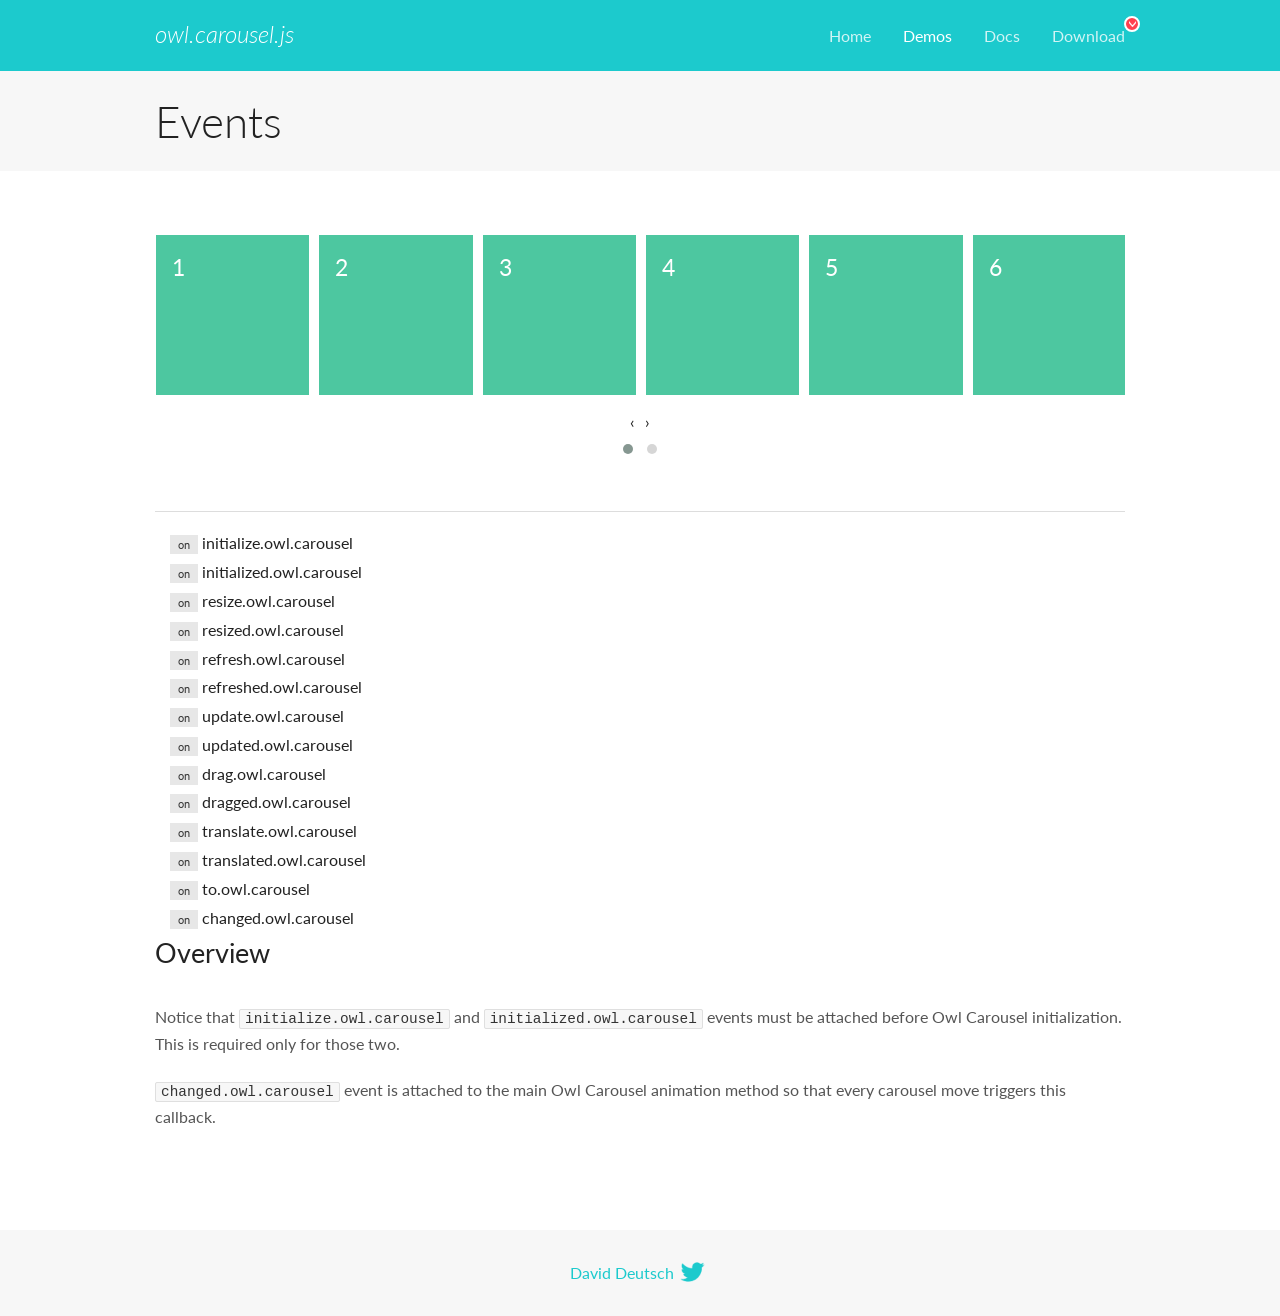
<file: libs/OwlCarousel2-2.3.4/docs/demos/events.html>
<!DOCTYPE html>
<html lang="en">
  <head>

    <!-- head -->
    <meta charset="utf-8">
    <meta name="msapplication-tap-highlight" content="no" />
    <meta name="viewport" content="width=device-width, initial-scale=1.0" />
    <meta name="description" content="Events usage demo">
    <meta name="author" content="David Deutsch">
    <title>
      Events Demo | Owl Carousel | 2.3.4
    </title>

    <!-- Stylesheets -->
    <link href='https://fonts.googleapis.com/css?family=Lato:300,400,700,400italic,300italic' rel='stylesheet' type='text/css'>
    <link rel="stylesheet" href="../assets/css/docs.theme.min.css">

    <!-- Owl Stylesheets -->
    <link rel="stylesheet" href="../assets/owlcarousel/assets/owl.carousel.min.css">
    <link rel="stylesheet" href="../assets/owlcarousel/assets/owl.theme.default.min.css">

    <!-- HTML5 shim and Respond.js IE8 support of HTML5 elements and media queries -->

    <!--[if lt IE 9]>
      <script src="https://oss.maxcdn.com/libs/html5shiv/3.7.0/html5shiv.js"></script>
      <script src="https://oss.maxcdn.com/libs/respond.js/1.3.0/respond.min.js"></script>
    <![endif]-->

    <!-- Favicons -->
    <link rel="apple-touch-icon-precomposed" sizes="144x144" href="../assets/ico/apple-touch-icon-144-precomposed.png">
    <link rel="shortcut icon" href="../assets/ico/favicon.png">
    <link rel="shortcut icon" href="favicon.ico">

    <!-- Yeah i know js should not be in header. Its required for demos.-->

    <!-- javascript -->
    <script src="../assets/vendors/jquery.min.js"></script>
    <script src="../assets/owlcarousel/owl.carousel.js"></script>
  </head>
  <body>

    <!-- header -->
    <header class="header">
      <div class="row">
        <div class="large-12 columns">
          <div class="brand left">
            <h3>
              <a href="/OwlCarousel2/">owl.carousel.js</a> 
            </h3>
          </div>
          <a id="toggle-nav" class="right">
            <span></span> <span></span> <span></span> 
          </a> 
          <div class="nav-bar">
            <ul class="clearfix">
              <li> <a href="/OwlCarousel2/index.html">Home</a>  </li>
              <li class="active">
                <a href="/OwlCarousel2/demos/demos.html">Demos</a> 
              </li>
              <li> <a href="/OwlCarousel2/docs/started-welcome.html">Docs</a>  </li>
              <li>
                <a href="https://github.com/OwlCarousel2/OwlCarousel2/archive/2.3.4.zip">Download</a> 
                <span class="download"></span> 
              </li>
            </ul>
          </div>
        </div>
      </div>
    </header>

    <!-- title -->
    <section class="title">
      <div class="row">
        <div class="large-12 columns">
          <h1>Events</h1>
        </div>
      </div>
    </section>

    <!--  Demos -->
    <section id="demos">
      <div class="row">
        <div class="large-12 columns">
          <div class="owl-carousel owl-theme">
            <div class="item">
              <h4>1</h4>
            </div>
            <div class="item">
              <h4>2</h4>
            </div>
            <div class="item">
              <h4>3</h4>
            </div>
            <div class="item">
              <h4>4</h4>
            </div>
            <div class="item">
              <h4>5</h4>
            </div>
            <div class="item">
              <h4>6</h4>
            </div>
            <div class="item">
              <h4>7</h4>
            </div>
            <div class="item">
              <h4>8</h4>
            </div>
            <div class="item">
              <h4>9</h4>
            </div>
            <div class="item">
              <h4>10</h4>
            </div>
            <div class="item">
              <h4>11</h4>
            </div>
            <div class="item">
              <h4>12</h4>
            </div>
          </div>
          <hr>
          <div class="large-12 columns callbacks">
            <div><span class="label secondary initialize">on</span>  initialize.owl.carousel </div>
            <div><span class="label secondary initialized">on</span>  initialized.owl.carousel </div>
            <div><span class="label secondary resize">on</span>  resize.owl.carousel </div>
            <div><span class="label secondary resized">on</span>  resized.owl.carousel </div>
            <div><span class="label secondary refresh">on</span>  refresh.owl.carousel </div>
            <div><span class="label secondary refreshed">on</span>  refreshed.owl.carousel </div>
            <div><span class="label secondary update">on</span>  update.owl.carousel </div>
            <div><span class="label secondary updated">on</span>  updated.owl.carousel </div>
            <div><span class="label secondary drag">on</span>  drag.owl.carousel </div>
            <div><span class="label secondary dragged">on</span>  dragged.owl.carousel </div>
            <div><span class="label secondary translate">on</span>  translate.owl.carousel </div>
            <div><span class="label secondary translated">on</span>  translated.owl.carousel </div>
            <div><span class="label secondary to">on</span>  to.owl.carousel </div>
            <div><span class="label secondary changed">on</span>  changed.owl.carousel </div>
          </div>
          <h3 id="overview">Overview</h3>
          <p>Notice that <code>initialize.owl.carousel</code> and <code>initialized.owl.carousel</code> events must be attached before Owl Carousel initialization. This is required only for those two.</p>
          <p><code>changed.owl.carousel</code> event is attached to the main Owl Carousel animation method so that every carousel move triggers this callback.</p>
          <script>
            jQuery(document).ready(function($) {
              var owl = $('.owl-carousel');
              owl.on('initialize.owl.carousel initialized.owl.carousel ' +
                'initialize.owl.carousel initialize.owl.carousel ' +
                'resize.owl.carousel resized.owl.carousel ' +
                'refresh.owl.carousel refreshed.owl.carousel ' +
                'update.owl.carousel updated.owl.carousel ' +
                'drag.owl.carousel dragged.owl.carousel ' +
                'translate.owl.carousel translated.owl.carousel ' +
                'to.owl.carousel changed.owl.carousel',
                function(e) {
                  $('.' + e.type)
                    .removeClass('secondary')
                    .addClass('success');
                  window.setTimeout(function() {
                    $('.' + e.type)
                      .removeClass('success')
                      .addClass('secondary');
                  }, 500);
                });
              owl.owlCarousel({
                loop: true,
                nav: true,
                lazyLoad: true,
                margin: 10,
                video: true,
                responsive: {
                  0: {
                    items: 1
                  },
                  600: {
                    items: 3
                  },
                  960: {
                    items: 5,
                  },
                  1200: {
                    items: 6
                  }
                }
              });
            });
          </script>
        </div>
      </div>
    </section>

    <!-- footer -->
    <footer class="footer">
      <div class="row">
        <div class="large-12 columns">
          <h5>
            <a href="/OwlCarousel2/docs/support-contact.html">David Deutsch</a> 
            <a id="custom-tweet-button" href="https://twitter.com/share?url=https://github.com/OwlCarousel2/OwlCarousel2&text=Owl Carousel - This is so awesome! " target="_blank"></a> 
          </h5>
        </div>
      </div>
    </footer>

    <!-- vendors -->
    <script src="../assets/vendors/highlight.js"></script>
    <script src="../assets/js/app.js"></script>
  </body>
</html>
</file>
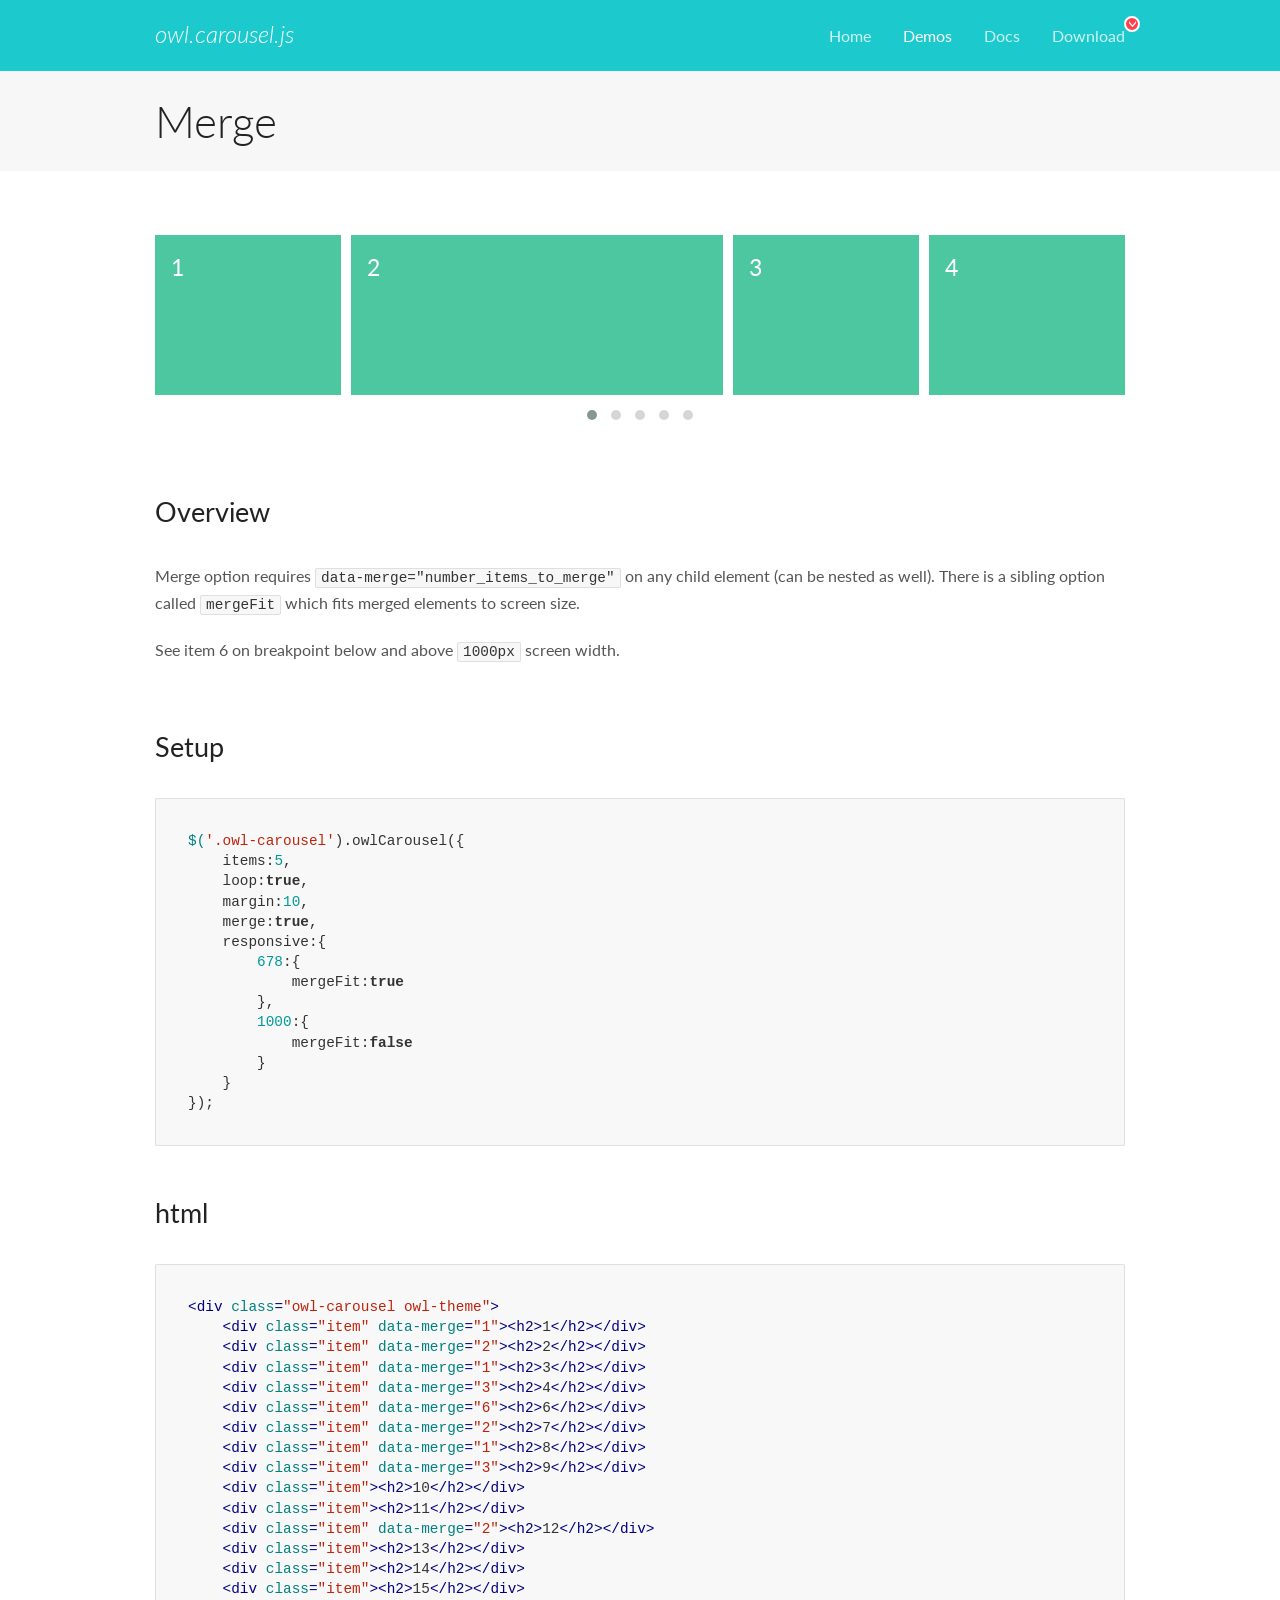
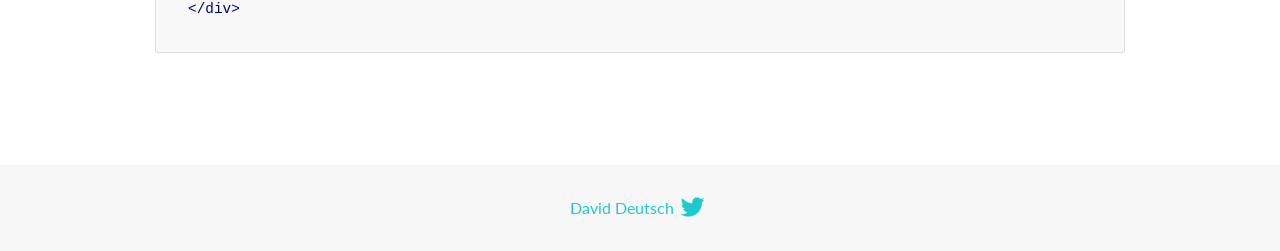
<file: libs/OwlCarousel2-2.3.4/docs/demos/merge.html>
<!DOCTYPE html>
<html lang="en">
  <head>

    <!-- head -->
    <meta charset="utf-8">
    <meta name="msapplication-tap-highlight" content="no" />
    <meta name="viewport" content="width=device-width, initial-scale=1.0" />
    <meta name="description" content="Merge Items">
    <meta name="author" content="David Deutsch">
    <title>
      Merge Demo | Owl Carousel | 2.3.4
    </title>

    <!-- Stylesheets -->
    <link href='https://fonts.googleapis.com/css?family=Lato:300,400,700,400italic,300italic' rel='stylesheet' type='text/css'>
    <link rel="stylesheet" href="../assets/css/docs.theme.min.css">

    <!-- Owl Stylesheets -->
    <link rel="stylesheet" href="../assets/owlcarousel/assets/owl.carousel.min.css">
    <link rel="stylesheet" href="../assets/owlcarousel/assets/owl.theme.default.min.css">

    <!-- HTML5 shim and Respond.js IE8 support of HTML5 elements and media queries -->

    <!--[if lt IE 9]>
      <script src="https://oss.maxcdn.com/libs/html5shiv/3.7.0/html5shiv.js"></script>
      <script src="https://oss.maxcdn.com/libs/respond.js/1.3.0/respond.min.js"></script>
    <![endif]-->

    <!-- Favicons -->
    <link rel="apple-touch-icon-precomposed" sizes="144x144" href="../assets/ico/apple-touch-icon-144-precomposed.png">
    <link rel="shortcut icon" href="../assets/ico/favicon.png">
    <link rel="shortcut icon" href="favicon.ico">

    <!-- Yeah i know js should not be in header. Its required for demos.-->

    <!-- javascript -->
    <script src="../assets/vendors/jquery.min.js"></script>
    <script src="../assets/owlcarousel/owl.carousel.js"></script>
  </head>
  <body>

    <!-- header -->
    <header class="header">
      <div class="row">
        <div class="large-12 columns">
          <div class="brand left">
            <h3>
              <a href="/OwlCarousel2/">owl.carousel.js</a> 
            </h3>
          </div>
          <a id="toggle-nav" class="right">
            <span></span> <span></span> <span></span> 
          </a> 
          <div class="nav-bar">
            <ul class="clearfix">
              <li> <a href="/OwlCarousel2/index.html">Home</a>  </li>
              <li class="active">
                <a href="/OwlCarousel2/demos/demos.html">Demos</a> 
              </li>
              <li> <a href="/OwlCarousel2/docs/started-welcome.html">Docs</a>  </li>
              <li>
                <a href="https://github.com/OwlCarousel2/OwlCarousel2/archive/2.3.4.zip">Download</a> 
                <span class="download"></span> 
              </li>
            </ul>
          </div>
        </div>
      </div>
    </header>

    <!-- title -->
    <section class="title">
      <div class="row">
        <div class="large-12 columns">
          <h1>Merge</h1>
        </div>
      </div>
    </section>

    <!--  Demos -->
    <section id="demos">
      <div class="row">
        <div class="large-12 columns">
          <div class="owl-carousel owl-theme">
            <div class="item" data-merge="1">
              <h4>1</h4>
            </div>
            <div class="item" data-merge="2">
              <h4>2</h4>
            </div>
            <div class="item" data-merge="1">
              <h4>3</h4>
            </div>
            <div class="item" data-merge="3">
              <h4>4</h4>
            </div>
            <div class="item" data-merge="6">
              <h4>6</h4>
            </div>
            <div class="item" data-merge="2">
              <h4>7</h4>
            </div>
            <div class="item" data-merge="1">
              <h4>8</h4>
            </div>
            <div class="item" data-merge="3">
              <h4>9</h4>
            </div>
            <div class="item">
              <h4>10</h4>
            </div>
            <div class="item">
              <h4>11</h4>
            </div>
            <div class="item" data-merge="2">
              <h4>12</h4>
            </div>
            <div class="item">
              <h4>13</h4>
            </div>
            <div class="item">
              <h4>14</h4>
            </div>
            <div class="item">
              <h4>15</h4>
            </div>
          </div>
          <h3 id="overview">Overview</h3>
          <p>Merge option requires <code>data-merge=&quot;number_items_to_merge&quot;</code> on any child element (can be nested as well). There is a sibling option called <code>mergeFit</code> which fits merged elements to screen size. </p>
          <p>See item 6 on breakpoint below and above <code>1000px</code> screen width.</p>
          <h3 id="setup">Setup</h3>
          <pre><code>$(&#39;.owl-carousel&#39;).owlCarousel({
    items:5,
    loop:true,
    margin:10,
    merge:true,
    responsive:{
        678:{
            mergeFit:true
        },
        1000:{
            mergeFit:false
        }
    }
});</code></pre>
          <h3 id="html">html</h3>
          <pre><code>&lt;div class=&quot;owl-carousel owl-theme&quot;&gt;
    &lt;div class=&quot;item&quot; data-merge=&quot;1&quot;&gt;&lt;h2&gt;1&lt;/h2&gt;&lt;/div&gt;
    &lt;div class=&quot;item&quot; data-merge=&quot;2&quot;&gt;&lt;h2&gt;2&lt;/h2&gt;&lt;/div&gt;
    &lt;div class=&quot;item&quot; data-merge=&quot;1&quot;&gt;&lt;h2&gt;3&lt;/h2&gt;&lt;/div&gt;
    &lt;div class=&quot;item&quot; data-merge=&quot;3&quot;&gt;&lt;h2&gt;4&lt;/h2&gt;&lt;/div&gt;
    &lt;div class=&quot;item&quot; data-merge=&quot;6&quot;&gt;&lt;h2&gt;6&lt;/h2&gt;&lt;/div&gt;
    &lt;div class=&quot;item&quot; data-merge=&quot;2&quot;&gt;&lt;h2&gt;7&lt;/h2&gt;&lt;/div&gt;
    &lt;div class=&quot;item&quot; data-merge=&quot;1&quot;&gt;&lt;h2&gt;8&lt;/h2&gt;&lt;/div&gt;
    &lt;div class=&quot;item&quot; data-merge=&quot;3&quot;&gt;&lt;h2&gt;9&lt;/h2&gt;&lt;/div&gt;
    &lt;div class=&quot;item&quot;&gt;&lt;h2&gt;10&lt;/h2&gt;&lt;/div&gt;
    &lt;div class=&quot;item&quot;&gt;&lt;h2&gt;11&lt;/h2&gt;&lt;/div&gt;
    &lt;div class=&quot;item&quot; data-merge=&quot;2&quot;&gt;&lt;h2&gt;12&lt;/h2&gt;&lt;/div&gt;
    &lt;div class=&quot;item&quot;&gt;&lt;h2&gt;13&lt;/h2&gt;&lt;/div&gt;
    &lt;div class=&quot;item&quot;&gt;&lt;h2&gt;14&lt;/h2&gt;&lt;/div&gt;
    &lt;div class=&quot;item&quot;&gt;&lt;h2&gt;15&lt;/h2&gt;&lt;/div&gt;
&lt;/div&gt;</code></pre>
          <script>
            $(document).ready(function() {
              $('.owl-carousel').owlCarousel({
                items: 5,
                loop: true,
                margin: 10,
                merge: true,
                responsive: {
                  678: {
                    mergeFit: true
                  },
                  1000: {
                    mergeFit: false
                  }
                }
              });
            })
          </script>
        </div>
      </div>
    </section>

    <!-- footer -->
    <footer class="footer">
      <div class="row">
        <div class="large-12 columns">
          <h5>
            <a href="/OwlCarousel2/docs/support-contact.html">David Deutsch</a> 
            <a id="custom-tweet-button" href="https://twitter.com/share?url=https://github.com/OwlCarousel2/OwlCarousel2&text=Owl Carousel - This is so awesome! " target="_blank"></a> 
          </h5>
        </div>
      </div>
    </footer>

    <!-- vendors -->
    <script src="../assets/vendors/highlight.js"></script>
    <script src="../assets/js/app.js"></script>
  </body>
</html>
</file>
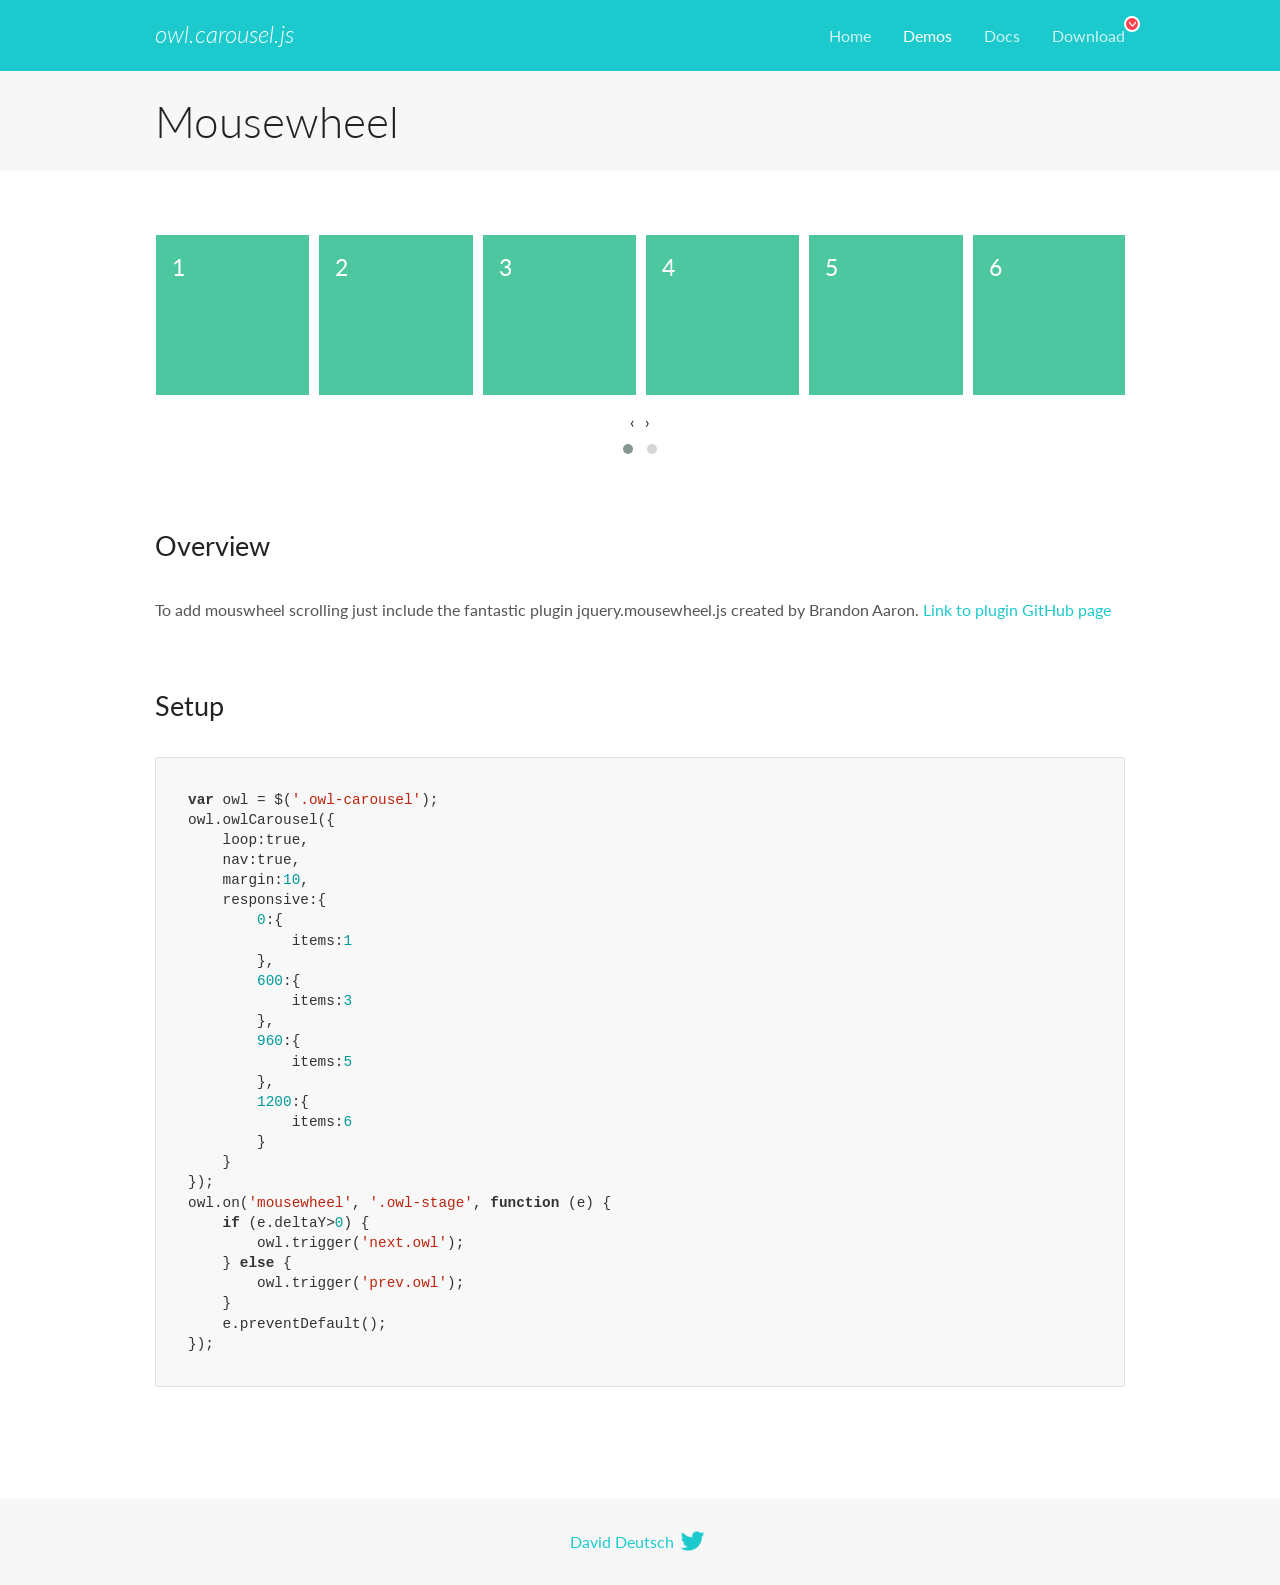
<file: libs/OwlCarousel2-2.3.4/docs/demos/mousewheel.html>
<!DOCTYPE html>
<html lang="en">
  <head>

    <!-- head -->
    <meta charset="utf-8">
    <meta name="msapplication-tap-highlight" content="no" />
    <meta name="viewport" content="width=device-width, initial-scale=1.0" />
    <meta name="description" content="Mousewheel usage demo">
    <meta name="author" content="David Deutsch">
    <title>
      Mousewheel Demo | Owl Carousel | 2.3.4
    </title>

    <!-- Stylesheets -->
    <link href='https://fonts.googleapis.com/css?family=Lato:300,400,700,400italic,300italic' rel='stylesheet' type='text/css'>
    <link rel="stylesheet" href="../assets/css/docs.theme.min.css">

    <!-- Owl Stylesheets -->
    <link rel="stylesheet" href="../assets/owlcarousel/assets/owl.carousel.min.css">
    <link rel="stylesheet" href="../assets/owlcarousel/assets/owl.theme.default.min.css">

    <!-- HTML5 shim and Respond.js IE8 support of HTML5 elements and media queries -->

    <!--[if lt IE 9]>
      <script src="https://oss.maxcdn.com/libs/html5shiv/3.7.0/html5shiv.js"></script>
      <script src="https://oss.maxcdn.com/libs/respond.js/1.3.0/respond.min.js"></script>
    <![endif]-->

    <!-- Favicons -->
    <link rel="apple-touch-icon-precomposed" sizes="144x144" href="../assets/ico/apple-touch-icon-144-precomposed.png">
    <link rel="shortcut icon" href="../assets/ico/favicon.png">
    <link rel="shortcut icon" href="favicon.ico">

    <!-- Yeah i know js should not be in header. Its required for demos.-->

    <!-- javascript -->
    <script src="../assets/vendors/jquery.min.js"></script>
    <script src="../assets/owlcarousel/owl.carousel.js"></script>
  </head>
  <body>

    <!-- header -->
    <header class="header">
      <div class="row">
        <div class="large-12 columns">
          <div class="brand left">
            <h3>
              <a href="/OwlCarousel2/">owl.carousel.js</a> 
            </h3>
          </div>
          <a id="toggle-nav" class="right">
            <span></span> <span></span> <span></span> 
          </a> 
          <div class="nav-bar">
            <ul class="clearfix">
              <li> <a href="/OwlCarousel2/index.html">Home</a>  </li>
              <li class="active">
                <a href="/OwlCarousel2/demos/demos.html">Demos</a> 
              </li>
              <li> <a href="/OwlCarousel2/docs/started-welcome.html">Docs</a>  </li>
              <li>
                <a href="https://github.com/OwlCarousel2/OwlCarousel2/archive/2.3.4.zip">Download</a> 
                <span class="download"></span> 
              </li>
            </ul>
          </div>
        </div>
      </div>
    </header>

    <!-- title -->
    <section class="title">
      <div class="row">
        <div class="large-12 columns">
          <h1>Mousewheel</h1>
        </div>
      </div>
    </section>

    <!--  Demos -->
    <section id="demos">
      <div class="row">
        <div class="large-12 columns">
          <div class="owl-carousel owl-theme">
            <div class="item">
              <h4>1</h4>
            </div>
            <div class="item">
              <h4>2</h4>
            </div>
            <div class="item">
              <h4>3</h4>
            </div>
            <div class="item">
              <h4>4</h4>
            </div>
            <div class="item">
              <h4>5</h4>
            </div>
            <div class="item">
              <h4>6</h4>
            </div>
            <div class="item">
              <h4>7</h4>
            </div>
            <div class="item">
              <h4>8</h4>
            </div>
            <div class="item">
              <h4>9</h4>
            </div>
            <div class="item">
              <h4>10</h4>
            </div>
            <div class="item">
              <h4>11</h4>
            </div>
            <div class="item">
              <h4>12</h4>
            </div>
          </div>
          <h3 id="overview">Overview</h3>
          <p>To add mouswheel scrolling just include the fantastic plugin jquery.mousewheel.js created by Brandon Aaron.
            <a href="https://github.com/brandonaaron/jquery-mousewheel">Link to plugin GitHub page</a> 
          </p>
          <h3 id="setup">Setup</h3>
          <pre><code>var owl = $(&#39;.owl-carousel&#39;);
owl.owlCarousel({
    loop:true,
    nav:true,
    margin:10,
    responsive:{
        0:{
            items:1
        },
        600:{
            items:3
        },            
        960:{
            items:5
        },
        1200:{
            items:6
        }
    }
});
owl.on(&#39;mousewheel&#39;, &#39;.owl-stage&#39;, function (e) {
    if (e.deltaY&gt;0) {
        owl.trigger(&#39;next.owl&#39;);
    } else {
        owl.trigger(&#39;prev.owl&#39;);
    }
    e.preventDefault();
});</code></pre>
          <script src="../assets/vendors/jquery.mousewheel.min.js"></script>
          <script>
            $(document).ready(function() {
              var owl = $('.owl-carousel');
              owl.owlCarousel({
                loop: true,
                nav: true,
                margin: 10,
                responsive: {
                  0: {
                    items: 1
                  },
                  600: {
                    items: 3
                  },
                  960: {
                    items: 5
                  },
                  1200: {
                    items: 6
                  }
                }
              });
              owl.on('mousewheel', '.owl-stage', function(e) {
                if (e.deltaY > 0) {
                  owl.trigger('next.owl');
                } else {
                  owl.trigger('prev.owl');
                }
                e.preventDefault();
              });
            })
          </script>
        </div>
      </div>
    </section>

    <!-- footer -->
    <footer class="footer">
      <div class="row">
        <div class="large-12 columns">
          <h5>
            <a href="/OwlCarousel2/docs/support-contact.html">David Deutsch</a> 
            <a id="custom-tweet-button" href="https://twitter.com/share?url=https://github.com/OwlCarousel2/OwlCarousel2&text=Owl Carousel - This is so awesome! " target="_blank"></a> 
          </h5>
        </div>
      </div>
    </footer>

    <!-- vendors -->
    <script src="../assets/vendors/highlight.js"></script>
    <script src="../assets/js/app.js"></script>
  </body>
</html>
</file>
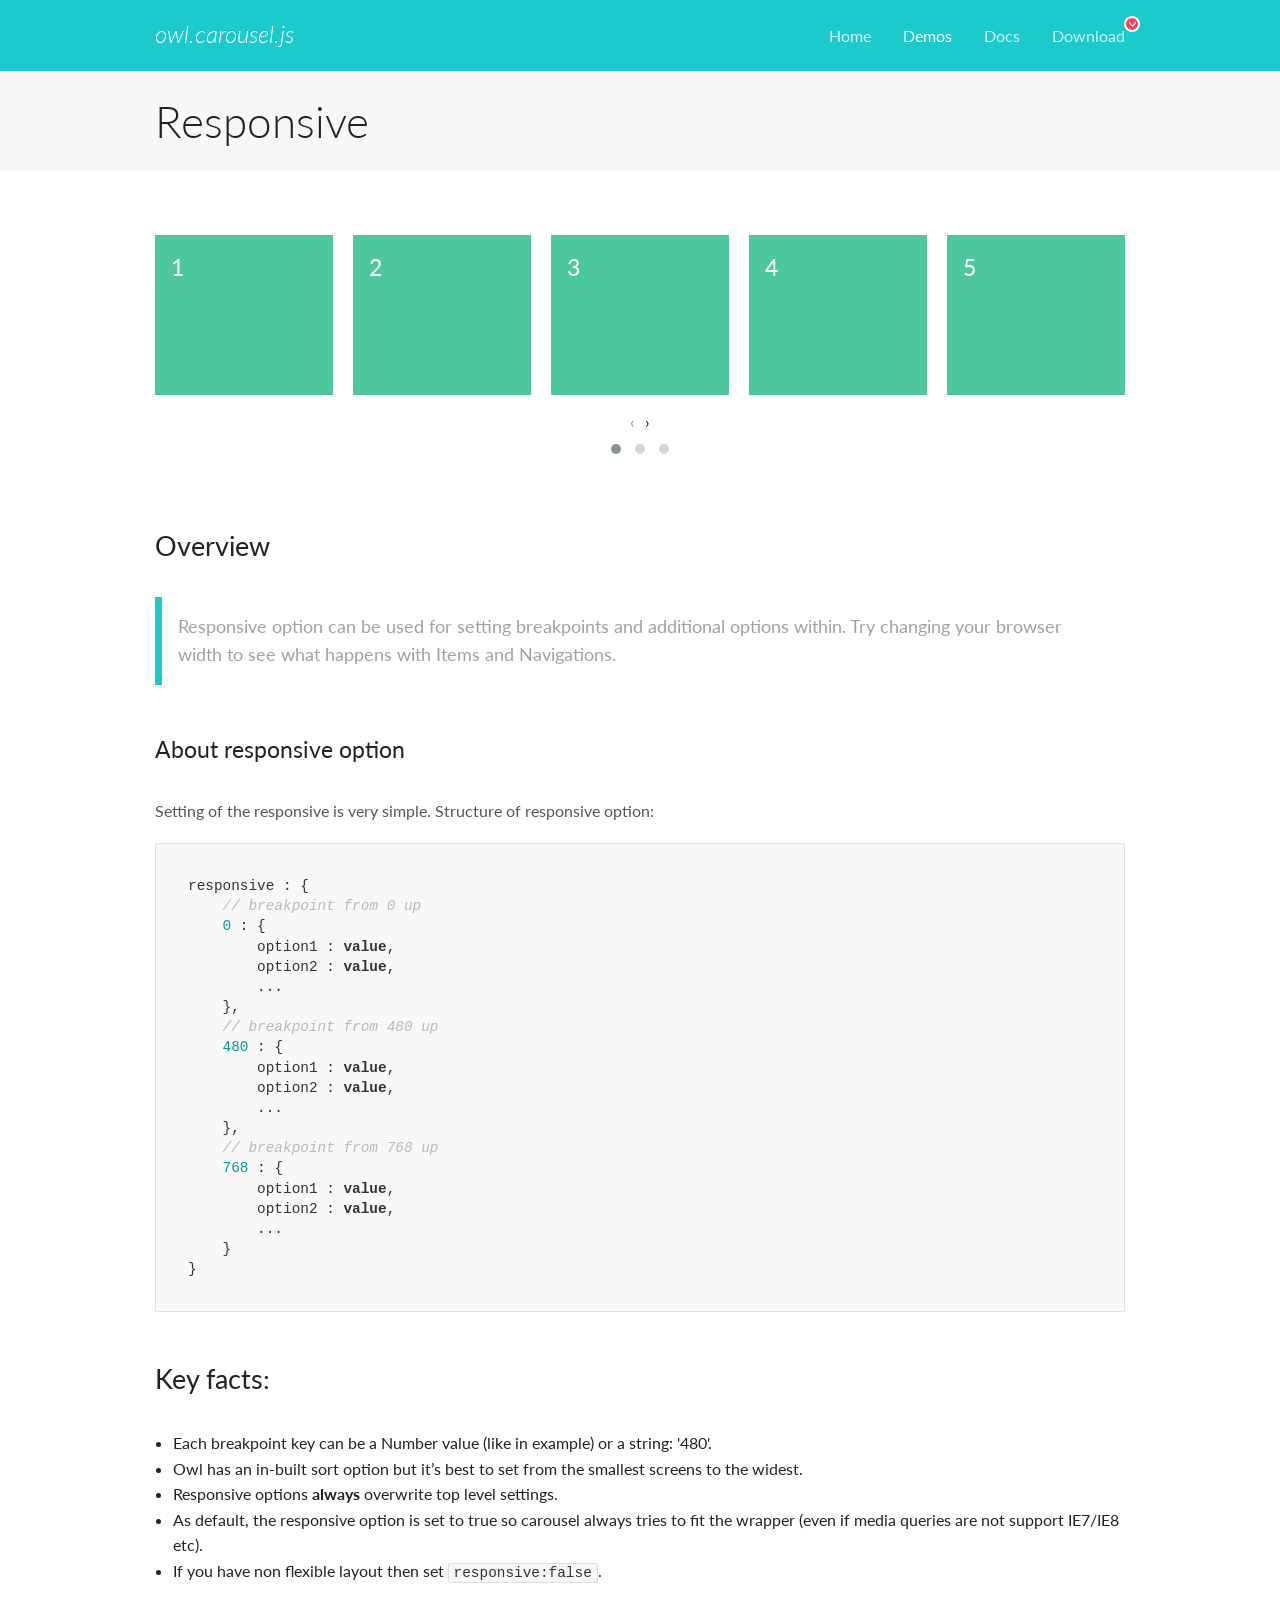
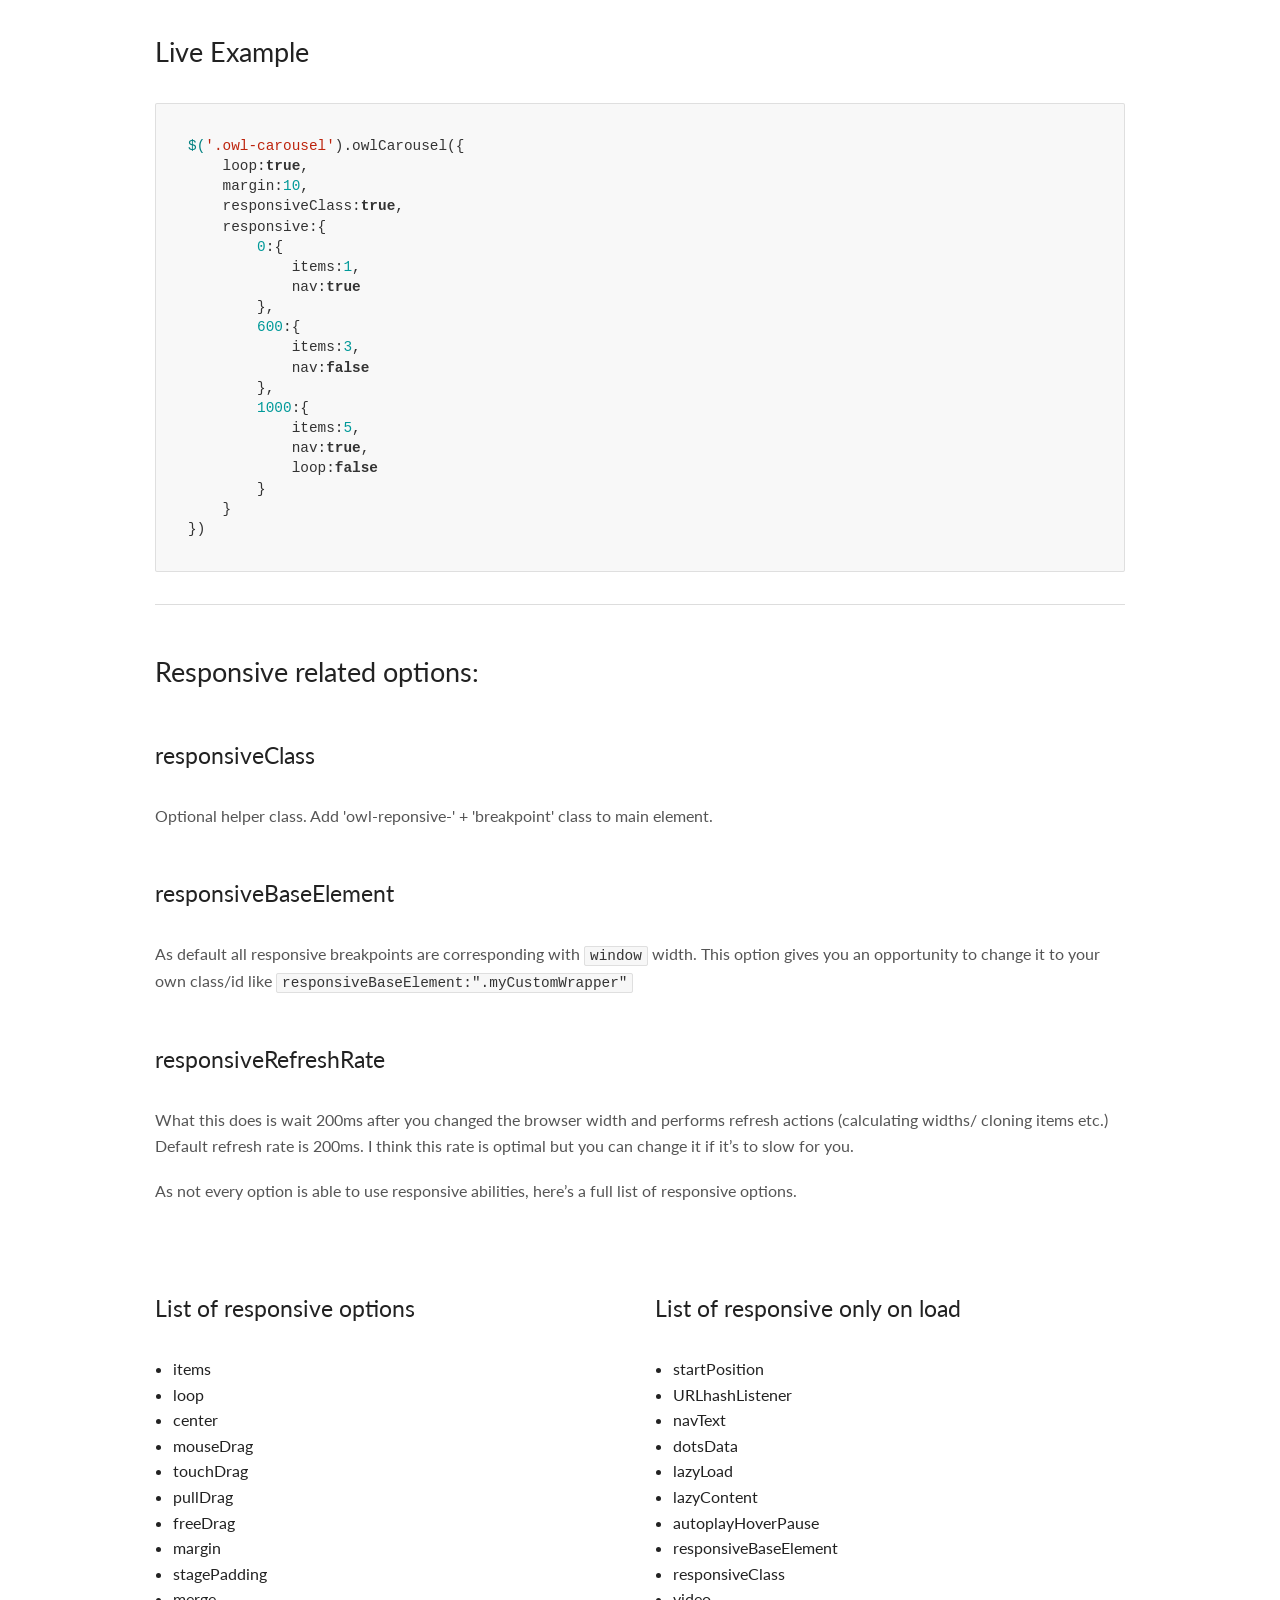
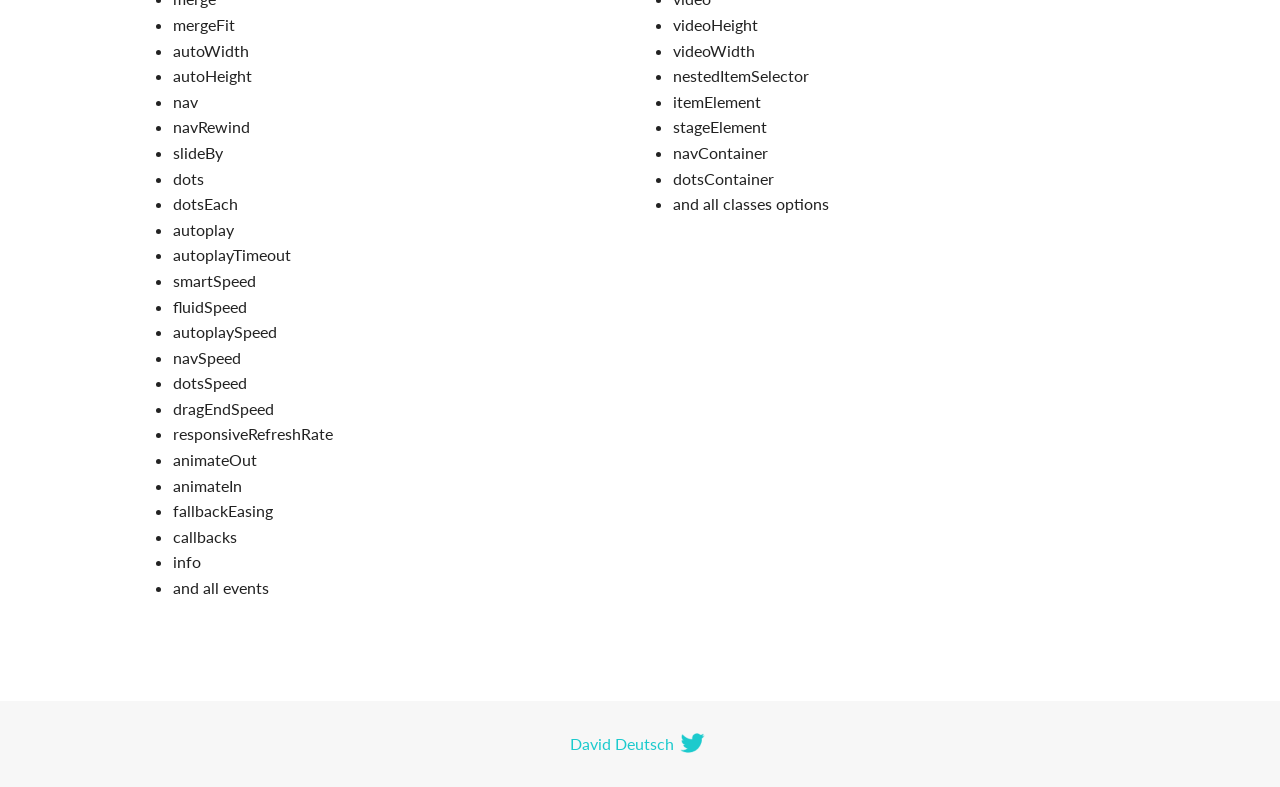
<file: libs/OwlCarousel2-2.3.4/docs/demos/responsive.html>
<!DOCTYPE html>
<html lang="en">
  <head>

    <!-- head -->
    <meta charset="utf-8">
    <meta name="msapplication-tap-highlight" content="no" />
    <meta name="viewport" content="width=device-width, initial-scale=1.0" />
    <meta name="description" content="How to use responsive options">
    <meta name="author" content="David Deutsch">
    <title>
      Responsive Demo | Owl Carousel | 2.3.4
    </title>

    <!-- Stylesheets -->
    <link href='https://fonts.googleapis.com/css?family=Lato:300,400,700,400italic,300italic' rel='stylesheet' type='text/css'>
    <link rel="stylesheet" href="../assets/css/docs.theme.min.css">

    <!-- Owl Stylesheets -->
    <link rel="stylesheet" href="../assets/owlcarousel/assets/owl.carousel.min.css">
    <link rel="stylesheet" href="../assets/owlcarousel/assets/owl.theme.default.min.css">

    <!-- HTML5 shim and Respond.js IE8 support of HTML5 elements and media queries -->

    <!--[if lt IE 9]>
      <script src="https://oss.maxcdn.com/libs/html5shiv/3.7.0/html5shiv.js"></script>
      <script src="https://oss.maxcdn.com/libs/respond.js/1.3.0/respond.min.js"></script>
    <![endif]-->

    <!-- Favicons -->
    <link rel="apple-touch-icon-precomposed" sizes="144x144" href="../assets/ico/apple-touch-icon-144-precomposed.png">
    <link rel="shortcut icon" href="../assets/ico/favicon.png">
    <link rel="shortcut icon" href="favicon.ico">

    <!-- Yeah i know js should not be in header. Its required for demos.-->

    <!-- javascript -->
    <script src="../assets/vendors/jquery.min.js"></script>
    <script src="../assets/owlcarousel/owl.carousel.js"></script>
  </head>
  <body>

    <!-- header -->
    <header class="header">
      <div class="row">
        <div class="large-12 columns">
          <div class="brand left">
            <h3>
              <a href="/OwlCarousel2/">owl.carousel.js</a> 
            </h3>
          </div>
          <a id="toggle-nav" class="right">
            <span></span> <span></span> <span></span> 
          </a> 
          <div class="nav-bar">
            <ul class="clearfix">
              <li> <a href="/OwlCarousel2/index.html">Home</a>  </li>
              <li class="active">
                <a href="/OwlCarousel2/demos/demos.html">Demos</a> 
              </li>
              <li> <a href="/OwlCarousel2/docs/started-welcome.html">Docs</a>  </li>
              <li>
                <a href="https://github.com/OwlCarousel2/OwlCarousel2/archive/2.3.4.zip">Download</a> 
                <span class="download"></span> 
              </li>
            </ul>
          </div>
        </div>
      </div>
    </header>

    <!-- title -->
    <section class="title">
      <div class="row">
        <div class="large-12 columns">
          <h1>Responsive</h1>
        </div>
      </div>
    </section>

    <!--  Demos -->
    <section id="demos">
      <div class="row">
        <div class="large-12 columns">
          <div class="owl-carousel owl-theme">
            <div class="item">
              <h4>1</h4>
            </div>
            <div class="item">
              <h4>2</h4>
            </div>
            <div class="item">
              <h4>3</h4>
            </div>
            <div class="item">
              <h4>4</h4>
            </div>
            <div class="item">
              <h4>5</h4>
            </div>
            <div class="item">
              <h4>6</h4>
            </div>
            <div class="item">
              <h4>7</h4>
            </div>
            <div class="item">
              <h4>8</h4>
            </div>
            <div class="item">
              <h4>9</h4>
            </div>
            <div class="item">
              <h4>10</h4>
            </div>
            <div class="item">
              <h4>11</h4>
            </div>
            <div class="item">
              <h4>12</h4>
            </div>
          </div>
          <h3 id="overview">Overview</h3>
          <blockquote>
            <p>Responsive option can be used for setting breakpoints and additional options within. Try changing your browser width to see what happens with Items and Navigations.</p>
          </blockquote>
          <h4 id="about-responsive-option">About responsive option</h4>
          <p>Setting of the responsive is very simple. Structure of responsive option:</p>
          <pre><code>responsive : {
    // breakpoint from 0 up
    0 : {
        option1 : value,
        option2 : value,
        ...
    },
    // breakpoint from 480 up
    480 : {
        option1 : value,
        option2 : value,
        ...
    },
    // breakpoint from 768 up
    768 : {
        option1 : value,
        option2 : value,
        ...
    }
}</code></pre>
          <h3 id="key-facts-">Key facts:</h3>
          <ul>
            <li>Each breakpoint key can be a Number value (like in example) or a string: &#39;480&#39;.</li>
            <li>Owl has an in-built sort option but it’s best to set from the smallest screens to the widest.</li>
            <li>Responsive options <strong>always</strong>  overwrite top level settings.</li>
            <li>As default, the responsive option is set to true so carousel always tries to fit the wrapper (even if media queries are not support IE7/IE8 etc).</li>
            <li>If you have non flexible layout then set <code>responsive:false</code>.</li>
          </ul>
          <h3 id="live-example">Live Example</h3>
          <pre><code>$(&#39;.owl-carousel&#39;).owlCarousel({
    loop:true,
    margin:10,
    responsiveClass:true,
    responsive:{
        0:{
            items:1,
            nav:true
        },
        600:{
            items:3,
            nav:false
        },
        1000:{
            items:5,
            nav:true,
            loop:false
        }
    }
})</code></pre>
          <hr>
          <h3 id="responsive-related-options-">Responsive related options:</h3>
          <h4 id="responsiveclass">responsiveClass</h4>
          <p>Optional helper class. Add &#39;owl-reponsive-&#39; + &#39;breakpoint&#39; class to main element.</p>
          <h4 id="responsivebaseelement">responsiveBaseElement</h4>
          <p>As default all responsive breakpoints are corresponding with <code>window</code> width. This option gives you an opportunity to change it to your own class/id like <code>responsiveBaseElement:&quot;.myCustomWrapper&quot;</code></p>
          <h4 id="responsiverefreshrate">responsiveRefreshRate</h4>
          <p>What this does is wait 200ms after you changed the browser width and performs refresh actions (calculating widths/ cloning items etc.) Default refresh rate is 200ms. I think this rate is optimal but you can change it if it’s to slow for you.</p>
          <p>As not every option is able to use responsive abilities, here’s a full list of responsive options.</p>
          <p>
            <div class="row">
          </p>
          <div class="large-6 columns">
            <h4 id="list-of-responsive-options">List of responsive options</h4>
            <ul>
              <li>items</li>
              <li>loop</li>
              <li>center</li>
              <li>mouseDrag</li>
              <li>touchDrag</li>
              <li>pullDrag</li>
              <li>freeDrag</li>
              <li>margin</li>
              <li>stagePadding</li>
              <li>merge</li>
              <li>mergeFit</li>
              <li>autoWidth</li>
              <li>autoHeight</li>
              <li>nav</li>
              <li>navRewind</li>
              <li>slideBy</li>
              <li>dots</li>
              <li>dotsEach</li>
              <li>autoplay</li>
              <li>autoplayTimeout</li>
              <li>smartSpeed</li>
              <li>fluidSpeed</li>
              <li>autoplaySpeed</li>
              <li>navSpeed</li>
              <li>dotsSpeed</li>
              <li>dragEndSpeed</li>
              <li>responsiveRefreshRate</li>
              <li>animateOut</li>
              <li>animateIn</li>
              <li>fallbackEasing</li>
              <li>callbacks</li>
              <li>info</li>
              <li>and all events</li>
            </ul>
          </div>
          <div class="large-6 columns">
            <h4 id="list-of-responsive-only-on-load">List of responsive only on load</h4>
            <ul>
              <li>startPosition</li>
              <li>URLhashListener</li>
              <li>navText</li>
              <li>dotsData</li>
              <li>lazyLoad</li>
              <li>lazyContent</li>
              <li>autoplayHoverPause</li>
              <li>responsiveBaseElement</li>
              <li>responsiveClass</li>
              <li>video</li>
              <li>videoHeight</li>
              <li>videoWidth</li>
              <li>nestedItemSelector</li>
              <li>itemElement</li>
              <li>stageElement</li>
              <li>navContainer</li>
              <li>dotsContainer</li>
              <li>and all classes options</li>
            </ul>
          </div>
          </div>
          <script>
            $(document).ready(function() {
              $('.owl-carousel').owlCarousel({
                loop: true,
                margin: 10,
                responsiveClass: true,
                responsive: {
                  0: {
                    items: 1,
                    nav: true
                  },
                  600: {
                    items: 3,
                    nav: false
                  },
                  1000: {
                    items: 5,
                    nav: true,
                    loop: false,
                    margin: 20
                  }
                }
              })
            })
          </script>
        </div>
      </div>
    </section>

    <!-- footer -->
    <footer class="footer">
      <div class="row">
        <div class="large-12 columns">
          <h5>
            <a href="/OwlCarousel2/docs/support-contact.html">David Deutsch</a> 
            <a id="custom-tweet-button" href="https://twitter.com/share?url=https://github.com/OwlCarousel2/OwlCarousel2&text=Owl Carousel - This is so awesome! " target="_blank"></a> 
          </h5>
        </div>
      </div>
    </footer>

    <!-- vendors -->
    <script src="../assets/vendors/highlight.js"></script>
    <script src="../assets/js/app.js"></script>
  </body>
</html>
</file>
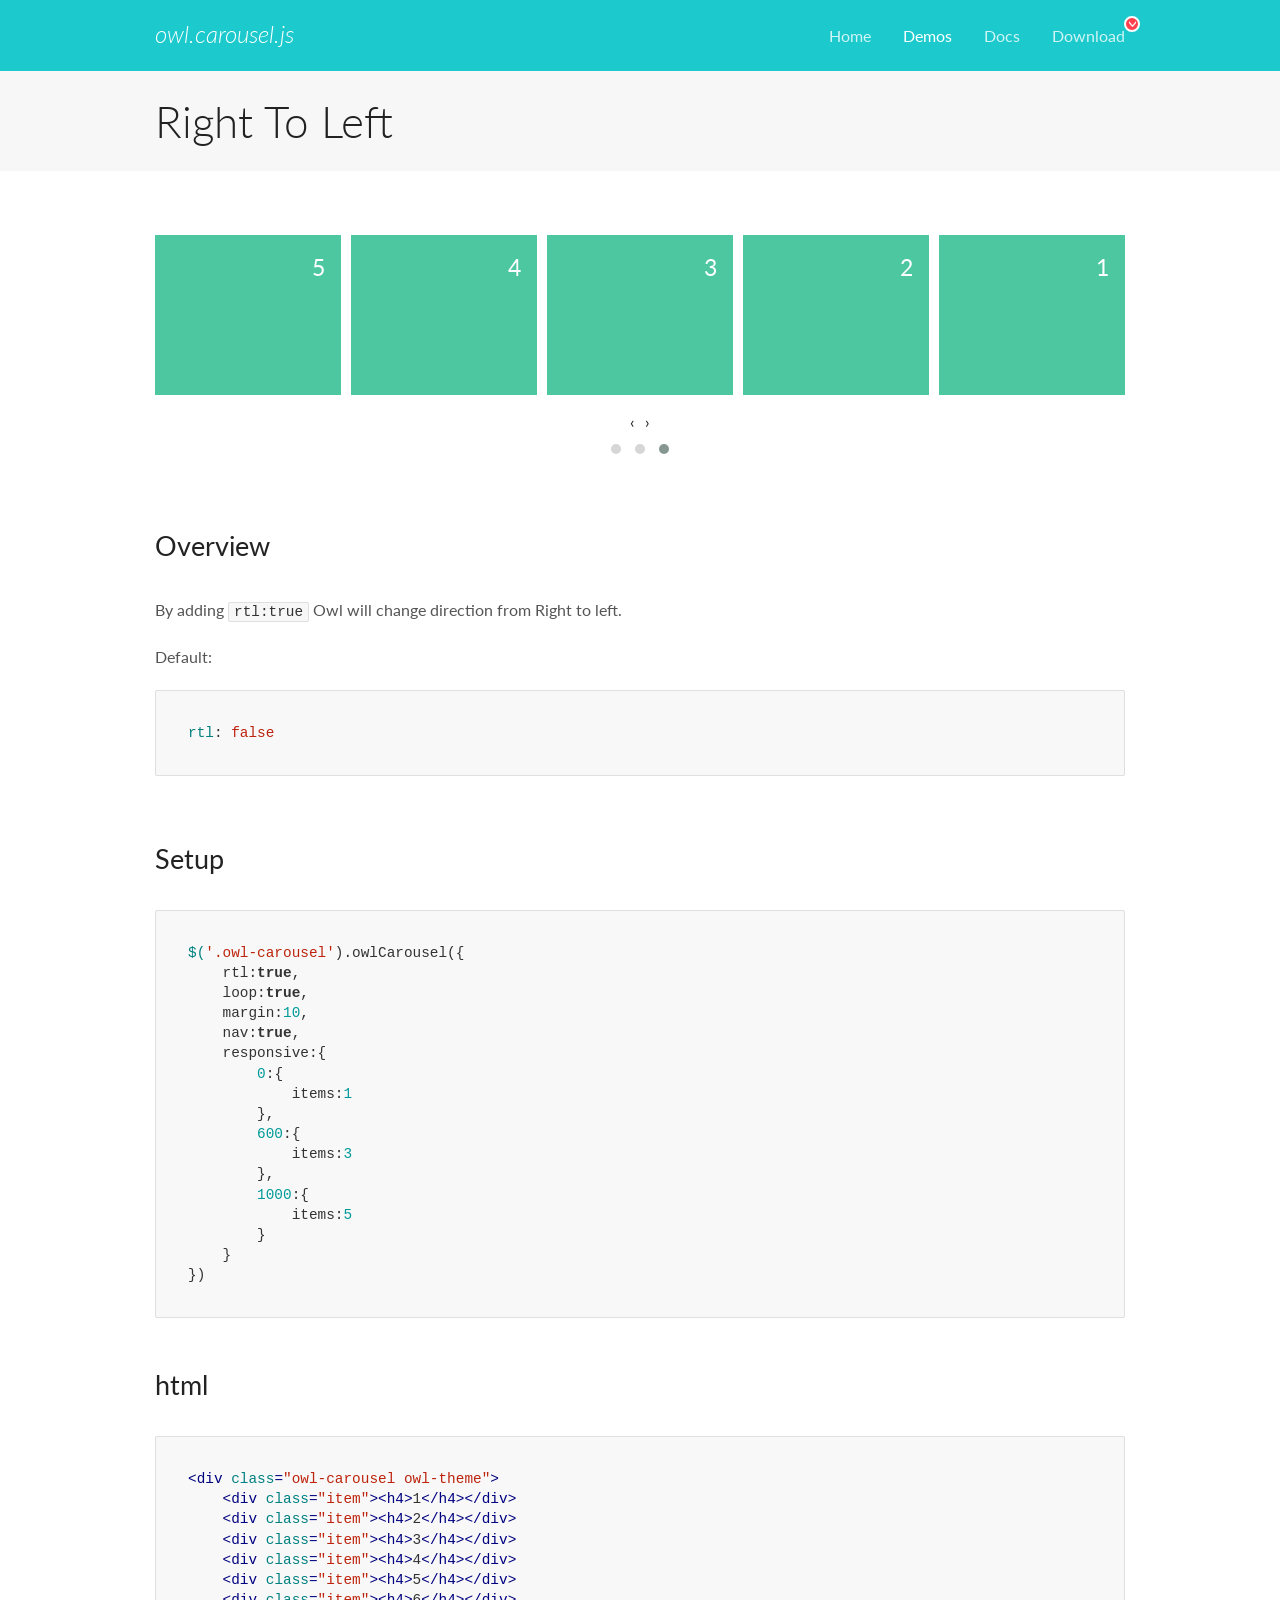
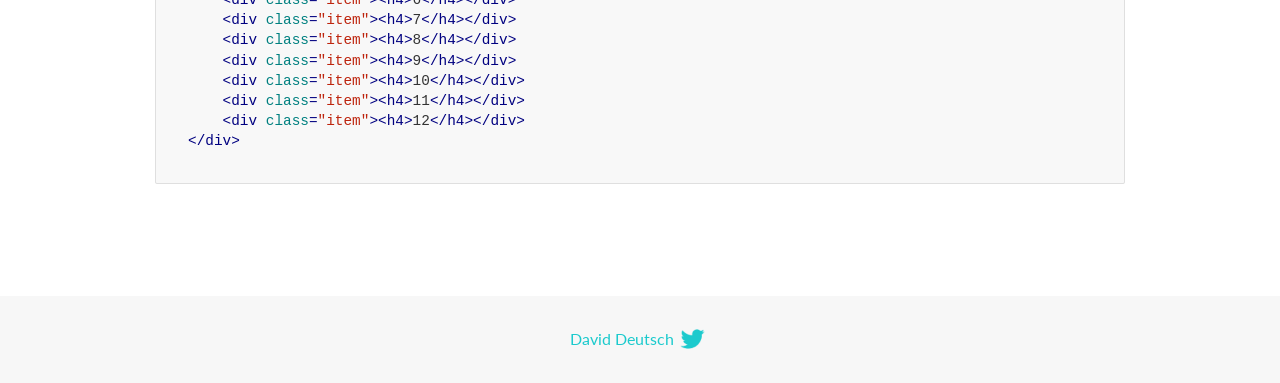
<file: libs/OwlCarousel2-2.3.4/docs/demos/rtl.html>
<!DOCTYPE html>
<html lang="en">
  <head>

    <!-- head -->
    <meta charset="utf-8">
    <meta name="msapplication-tap-highlight" content="no" />
    <meta name="viewport" content="width=device-width, initial-scale=1.0" />
    <meta name="description" content="RTL usage demo">
    <meta name="author" content="David Deutsch">
    <title>
      RTL Demo | Owl Carousel | 2.3.4
    </title>

    <!-- Stylesheets -->
    <link href='https://fonts.googleapis.com/css?family=Lato:300,400,700,400italic,300italic' rel='stylesheet' type='text/css'>
    <link rel="stylesheet" href="../assets/css/docs.theme.min.css">

    <!-- Owl Stylesheets -->
    <link rel="stylesheet" href="../assets/owlcarousel/assets/owl.carousel.min.css">
    <link rel="stylesheet" href="../assets/owlcarousel/assets/owl.theme.default.min.css">

    <!-- HTML5 shim and Respond.js IE8 support of HTML5 elements and media queries -->

    <!--[if lt IE 9]>
      <script src="https://oss.maxcdn.com/libs/html5shiv/3.7.0/html5shiv.js"></script>
      <script src="https://oss.maxcdn.com/libs/respond.js/1.3.0/respond.min.js"></script>
    <![endif]-->

    <!-- Favicons -->
    <link rel="apple-touch-icon-precomposed" sizes="144x144" href="../assets/ico/apple-touch-icon-144-precomposed.png">
    <link rel="shortcut icon" href="../assets/ico/favicon.png">
    <link rel="shortcut icon" href="favicon.ico">

    <!-- Yeah i know js should not be in header. Its required for demos.-->

    <!-- javascript -->
    <script src="../assets/vendors/jquery.min.js"></script>
    <script src="../assets/owlcarousel/owl.carousel.js"></script>
  </head>
  <body>

    <!-- header -->
    <header class="header">
      <div class="row">
        <div class="large-12 columns">
          <div class="brand left">
            <h3>
              <a href="/OwlCarousel2/">owl.carousel.js</a> 
            </h3>
          </div>
          <a id="toggle-nav" class="right">
            <span></span> <span></span> <span></span> 
          </a> 
          <div class="nav-bar">
            <ul class="clearfix">
              <li> <a href="/OwlCarousel2/index.html">Home</a>  </li>
              <li class="active">
                <a href="/OwlCarousel2/demos/demos.html">Demos</a> 
              </li>
              <li> <a href="/OwlCarousel2/docs/started-welcome.html">Docs</a>  </li>
              <li>
                <a href="https://github.com/OwlCarousel2/OwlCarousel2/archive/2.3.4.zip">Download</a> 
                <span class="download"></span> 
              </li>
            </ul>
          </div>
        </div>
      </div>
    </header>

    <!-- title -->
    <section class="title">
      <div class="row">
        <div class="large-12 columns">
          <h1>Right To Left</h1>
        </div>
      </div>
    </section>

    <!--  Demos -->
    <section id="demos">
      <div class="row">
        <div class="large-12 columns">
          <div class="owl-carousel owl-theme">
            <div class="item">
              <h4>1</h4>
            </div>
            <div class="item">
              <h4>2</h4>
            </div>
            <div class="item">
              <h4>3</h4>
            </div>
            <div class="item">
              <h4>4</h4>
            </div>
            <div class="item">
              <h4>5</h4>
            </div>
            <div class="item">
              <h4>6</h4>
            </div>
            <div class="item">
              <h4>7</h4>
            </div>
            <div class="item">
              <h4>8</h4>
            </div>
            <div class="item">
              <h4>9</h4>
            </div>
            <div class="item">
              <h4>10</h4>
            </div>
            <div class="item">
              <h4>11</h4>
            </div>
            <div class="item">
              <h4>12</h4>
            </div>
          </div>
          <h3 id="overview">Overview</h3>
          <p>By adding <code>rtl:true</code> Owl will change direction from Right to left.</p>
          <p>Default:</p>
          <pre><code>rtl: false</code></pre>
          <h3 id="setup">Setup</h3>
          <pre><code>$(&#39;.owl-carousel&#39;).owlCarousel({
    rtl:true,
    loop:true,
    margin:10,
    nav:true,
    responsive:{
        0:{
            items:1
        },
        600:{
            items:3
        },
        1000:{
            items:5
        }
    }
})</code></pre>
          <h3 id="html">html</h3>
          <pre><code>&lt;div class=&quot;owl-carousel owl-theme&quot;&gt;
    &lt;div class=&quot;item&quot;&gt;&lt;h4&gt;1&lt;/h4&gt;&lt;/div&gt;
    &lt;div class=&quot;item&quot;&gt;&lt;h4&gt;2&lt;/h4&gt;&lt;/div&gt;
    &lt;div class=&quot;item&quot;&gt;&lt;h4&gt;3&lt;/h4&gt;&lt;/div&gt;
    &lt;div class=&quot;item&quot;&gt;&lt;h4&gt;4&lt;/h4&gt;&lt;/div&gt;
    &lt;div class=&quot;item&quot;&gt;&lt;h4&gt;5&lt;/h4&gt;&lt;/div&gt;
    &lt;div class=&quot;item&quot;&gt;&lt;h4&gt;6&lt;/h4&gt;&lt;/div&gt;
    &lt;div class=&quot;item&quot;&gt;&lt;h4&gt;7&lt;/h4&gt;&lt;/div&gt;
    &lt;div class=&quot;item&quot;&gt;&lt;h4&gt;8&lt;/h4&gt;&lt;/div&gt;
    &lt;div class=&quot;item&quot;&gt;&lt;h4&gt;9&lt;/h4&gt;&lt;/div&gt;
    &lt;div class=&quot;item&quot;&gt;&lt;h4&gt;10&lt;/h4&gt;&lt;/div&gt;
    &lt;div class=&quot;item&quot;&gt;&lt;h4&gt;11&lt;/h4&gt;&lt;/div&gt;
    &lt;div class=&quot;item&quot;&gt;&lt;h4&gt;12&lt;/h4&gt;&lt;/div&gt;
&lt;/div&gt;</code></pre>
          <script>
            $(document).ready(function() {
              var owl = $('.owl-carousel');
              owl.owlCarousel({
                rtl: true,
                margin: 10,
                nav: true,
                loop: true,
                responsive: {
                  0: {
                    items: 1
                  },
                  600: {
                    items: 3
                  },
                  1000: {
                    items: 5
                  }
                }
              })
            })
          </script>
        </div>
      </div>
    </section>

    <!-- footer -->
    <footer class="footer">
      <div class="row">
        <div class="large-12 columns">
          <h5>
            <a href="/OwlCarousel2/docs/support-contact.html">David Deutsch</a> 
            <a id="custom-tweet-button" href="https://twitter.com/share?url=https://github.com/OwlCarousel2/OwlCarousel2&text=Owl Carousel - This is so awesome! " target="_blank"></a> 
          </h5>
        </div>
      </div>
    </footer>

    <!-- vendors -->
    <script src="../assets/vendors/highlight.js"></script>
    <script src="../assets/js/app.js"></script>
  </body>
</html>
</file>
<file: css/style.css>
*, p, ul, li, h1, h2, h3, h4, h5{
    margin: 0px;
    padding: 0px;
    list-style: none;
    box-sizing: border-box;
}

.clear {
    clear: both;
}

body {
    color: #111;
    font-size: 14px;
    font-family: 'Roboto', sans-serif;
    background:  #fff;
}

header .slide img {
    width: 100%;
}

header .carousel-control.left, .carousel-control.right {
    background-image: none;
}

header a {
    text-decoration:  none;
    color:  #111;
}

header .abs-top {
    position:  absolute;
    top: 0;
    width:  100%;
}

header .abs-top .top-area {
    background: linear-gradient(to right, rgba(255,255,255,.42), #e4f3ff);
}

header .abs-top .top-info a i {
    font-size: 16px;
    margin-right:  7px;
}

header .abs-top .top-info a {
    margin-right: 20px;
    text-decoration: none;
}

header .abs-top .top-search {
    text-align:  right;
}

header .top-info {
    padding: 10px 0;
}

header .abs-top input.ipt-search {
    padding: 10px 16px;
    min-width: 250px;
    font-size: 16px;
    border: none;
    background:  no-repeat;
    border-left: 1px solid #e3e3e3;
    border-right: 1px solid #e3e3e3;
    font-style:  italic;
}

header .abs-top .top-search a img {
    width: 16px;
}

header .abs-top a.btn-search {
    position:  absolute;
    right: 17px;
    text-align:  center;
    padding: 10px;
}

header .menu-area .main-menu {
    display: table;
    margin: 0px auto;
}

header .menu-area {
    background:  #fff;
    padding:  20px 0;
    position:  relative;
}

header .menu-area .main-menu li {
    display:  inline-block;
    padding: 10px 15px;
    float:  left;
    margin-top: 5px;
}

header .menu-area .logo-top {
    display: inline-block;
    position:  absolute;
    top: -30px;
}

.container {
    position:  relative;
}

header .menu-area .main-menu a {
    text-transform:  uppercase;
    text-decoration:  none;
}

header .menu-area .main-menu li.li-active {
    border: 1px solid #da0e00;
}

header .menu-area .main-menu li.li-active a {
    color: #da0e00;
}

header .menu-area .main-menu li.li-active:after {
    content: '';
    position: absolute;
    left: 70px;
    top: 55px;
    width: 0;
    height: 0;
    border-left: 5px solid transparent;
    border-right: 5px solid transparent;
    border-top: 5px solid #da0e00;
    clear: both;
}

ol.carousel-indicators {
    display:  none;
}

header .info-area {
    position:  absolute;
    top: 50%;
    left: 0;
    right:  0;
    text-align:  center;
}

header .info-area h2 {
    font-size: 46px;
    text-transform:  uppercase;
    color: #ff1000;
    font-weight: 700;
    text-shadow: -2px 4px 4px #fff;
    font-family: 'Catamaran', sans-serif;
}

header .info-area p {
    font-size: 24px;
    text-transform:  uppercase;
    font-weight:  500;
    color: #ffffff;
    text-shadow: 0px 1px 4px #2f2f2f;
}

header .intro-area {
    /* position:  absolute; */
    /* bottom: 0; */
    background: #2f2f2f;
    padding:  15px 0;
    width:  100%;
    font-size: 13px;
}

header {
    position:  relative;
}

header .intro-area p {
    color: #cccccc;
}

.triangle {
    display: inline-block;
    vertical-align: middle;
}

.prev-left, .prev-right{
    position:  absolute;
    display: inline-block;
    /*top: 55%;*/
    border-radius: 50px;
    border: 1px solid #FF6000;
    width: 40px;
    height: 40px;
    padding: 5px;
    line-height: 25px;
    text-align: center;
    background: #FF6000;
}

header .slider-area .prev-right{
    top: 55%;
    right: 5%;
}

header .slider-area .prev-left{
    top: 55%;
    left: 5%;
}

header .abs-top input.ipt-search:focus {
    outline: none;
    border-color: #9ecaed;
    box-shadow: 0 0 10px #9ecaed;
}

.triangle-2 {
    border-right: solid 5px #fff;
    border-bottom: solid 5px transparent;
    border-top: solid 5px transparent;
}

.triangle-3 {
    border-left: solid 5px #fff;
    border-bottom: solid 5px transparent;
    border-top: solid 5px transparent;
}

.about-img img {
    width:  100%;
    height:  100%;
}

.about-img {
    display: flex;
    justify-content:  center;
}

.content .about-us-area {
    position:  relative;
    margin: 40px 0 20px 0;
}

.content .about-us-area h2 {
    position:  relative;
    display:  inline-block;
    text-transform:  uppercase;
    font-size: 21px;
    font-weight:  500;
    padding-bottom: 20px;
}

.content .about-us-area h2:after {
    content: "";
    width: 60px;
    height:  10px;
    position:  absolute;
    bottom: -10px;
    border-top: 2px solid #DA0E00;
}

.content .about-us-area > p {
    padding:  20px 0;
    line-height: 24px;
    font-size:  14px;
}

.content .load-more {
    display:  inline-block;
    position:  relative;
    margin: 15px 0;
}

.content .load-more a {
    text-transform: lowercase;
    text-decoration:  none;
    color:  #fff;
    display: inline-block;
    background: #FF6000;
    border-radius: 5px;
    padding: 5px 20px;
}

.content .load-more a i {
    margin-right:  5px;
    font-size: 14px;
}

.content  .about-us-area .about-content {
    margin:   20px 0;
}

.content  .about-us-area .about-content > p:nth-child(2) {
    margin: 10px 0;
}

.service-area .header-service {
    text-align:  center;
    position:  relative;
}

.service-area .header-service img {
    width:  100%;
    height:  100%;
}

.service-area .header-service h2 {
    text-transform:  uppercase;
    font-size: 24px;
    margin-bottom: 15px;
}

.content .service-area .header-service p {
    margin-bottom: 40px;
}

.content .service-area .header-service p:after {
    content: "";
    width: 60px;
    height: 10px;
    position: absolute;
    bottom: -20px;
    border-top: 2px solid #DA0E00;
    left: 47%;
}

.content .service-area {
    position: relative;
    margin-bottom: 20px;
}

.content .service-area .owl-nav {
    display:  none;
}

.content .service-area .owl-theme .owl-dots .owl-dot span {
    width:  20px;
    height:  20px;
    background:  #D1D1D1;
}

.content .service-area .owl-theme .owl-dots .owl-dot.active span, .owl-theme .owl-dots .owl-dot:hover span {
    background: #DA0E00;
}

.content .item .detail-item-more {
    position:  absolute;
    bottom:  0;
    background:  rgba(255, 15, 15, 0.72);
    padding: 15px 15px 10px 15px;
    transition: 0.5s;
    opacity:  0;
    visibility:  hidden;
}

.content .item .detail-item {
    background: rgba(5, 0, 0, 0.42);
    position:  absolute;
    display:  inline-block;
    bottom:  0;
    width:  100%;
    padding: 15px;
}

.content .item .detail-item h4 {
    color: #fff;
    text-transform:  uppercase;
    font-size: 12px;
}

.content .item:hover .detail-item {
    display:  none;
}

.content .item:hover .detail-item-more {
    line-height: 20px;
    opacity: 1;
    visibility:  visible;
}

.content .item .detail-item-more h4 {
    text-transform:  uppercase;
    font-size: 14px;
    color:  #fff;
}

.content .item .detail-item-more p {
    font-size: 13px;
    color:  #fff;
    margin:  10px 0;
}

.content .item .detail-item-more a {
    text-decoration:  none;
    color:  #fff;
    text-transform:  lowercase;
}

.content .item .detail-item-more a i {
    margin-right:  5px;
}

.content .owl-dots {
    margin-top:  10px;
}

.content .item .detail-item-more a:hover {
    color: #000;
}

.content .hot-area img {
    width:  100%;
    height:  170px;
    max-height:  170px;
}

.content .hot-area .list-proj {
    display:  inline-block;
    margin: 0 -15px;
}

.content .hot-area {
    /* background-color: #FFEFE5; */
    background-image: url(../img/hot-bg1.png);
    background-repeat:  no-repeat;
    background-size: 100% 100%;
    padding-top: 30px;
    position:  relative;
}

.content .hot-area .intro-hot {
    /* background-image: url(img/hot-bg.png); */
    /* background-size: 100% 100%; */
    /* background-repeat: no-repeat; */
    /* background-position-y: bottom; */
    position:  relative;
}

.content .hot-area h2 {
    text-transform:  uppercase;
    font-size: 24px;
    position:  relative;
    margin-bottom:  30px;
}

.content .hot-area h2:after {
    content: "";
    width: 60px;
    height: 10px;
    position: absolute;
    bottom: -20px;
    left:  0;
    border-top: 2px solid #DA0E00;
}

.content .hot-area .intro-content p {
    font-size: 12px;
    font-weight: 500;
    line-height:  20px;
}

.content .hot-area .load-more {
    margin-top:  20px;
}

.content .hot-area .hot-proj p {
    margin-top: 5px;
    font-size: 12px;
}

.content .hot-area .hot-proj {
    padding: 0 15px;
    margin-bottom:  15px;
    float:  left;
    width:  33.333333%;
}

.content .hot-area .hot-proj p.proj-name {
    font-size: 15px;
    font-weight:  500;
}

.content .other-area a.prev-left {
    left: 40%;
    bottom: -25%;
}

.content .other-area .cus-slide {
    text-align:  center;
    position:  relative;
}

.content .other-area .customer {
    position: relative;
    margin:  20px 0 40px 0;
}

.content .other-area a.prev-right {
    right: 42%;
    bottom: -25%;
}

.content .other-area {
    margin-top: 40px;
}

.other-area img {
    width:  100%;
    height:  100%;
}

.other-area h2:after {
    content: "";
    width: 60px;
    height: 10px;
    position: absolute;
    bottom: -20px;
    left: 0;
    border-top: 2px solid #DA0E00;
}

.other-area .new-info {
    position: relative;
}

.other-area h2 {
    position:  relative;
    margin-bottom: 30px;
    text-transform:  uppercase;
    font-size: 20px;
}

.other-area p.new-title {
    font-weight: 500;
    font-size: 16px;
    margin: 5px 0;
}

.other-area p.new-date {
    margin-top: 7px;
    opacity: .5;
}

.other-area p {
    font-size: 14px;
}

.other-info {
    border-bottom:  1px solid #ededed;
    padding: 6px 0;
}

.other-area .other-info p.new-title {
    margin:  0;
}

.other-area .load-more {
    margin-top: 15px;
    display: inline-block;
}

a.prev-left.a-active {
    border: 1px solid rgb(200,30,50);
    background:  rgb(200,30,50);
}

footer {
    background-image: url(../img/footer-bg2.png);
    background-size:  100% 100%;
    display:  inline-block;
    width:  100%;
}

footer .bot-footer {
    text-align:  center;
    margin-bottom: 10px;
}

footer .bot-footer p {
    color:  #FAA6A0;
}

footer .info-left h2 {
    text-transform:  uppercase;
    color:  #fff;
    font-size: 21px;
    margin-bottom:  20px;
}

footer .top-footer {
    padding: 40px 0 10px 0;
}

.content {
    margin-bottom:  20px;
}

footer .info-detail p {
    color:  #FAA6A0;
    line-height: 27px;
}

footer .info-detail p span i {
    margin-right: 7px;
    width: 20px;
    height:  10px;
    text-align:  center;
    font-size: 14px;
}

footer .info-detail p span i.fa.fa-fax {
    font-size:  12px;
}

footer .info-right {
    display: inline-block;
}

footer .info-right li {
    display: inline-block;
    width: 150px;
    height: 40px;
}

footer .info-right li a {
    color:  #FAA6A0;
    text-transform:  uppercase;
    text-decoration: none;
    /* font-size: 15px; */
}

footer .info-right .li-active a {
    border-bottom: 1px solid #fff;
    padding-bottom: 7px;
    color:  #fff;
    /* font-size: 13px; */
}

footer .info-right li:hover a {
    border-bottom: 1px solid #fff;
    padding-bottom: 7px;
    color: #fff;
}

footer .contact-info a i {
    background: #FAA6A0;
    border-radius: 50%;
    height: 35px;
    width: 35px;
    color: #982D25;
    line-height: 35px;
    text-align: center;
    margin-right: 20px;
}

footer .contact-info a i:hover {
    background: #656565 none repeat scroll 0 0;
}

.content .load-more a:hover {
    background: #656565 none repeat scroll 0 0;
}

footer img {
    width:  100%;
    height:  100%;
}

/*xxxxxxxxxxxxxxxxxxxxxxxxxxxxxxxxxxxxxxxxxxxxxxxxx */
.menu-mobile {
    display: none;
    width: 60px;
    height: 45px;
    position: absolute;
    right: 15px;
    top: 15px;
    /* margin: 50px auto; */
    -webkit-transform: rotate(0deg);
    -moz-transform: rotate(0deg);
    -o-transform: rotate(0deg);
    transform: rotate(0deg);
    -webkit-transition: .5s ease-in-out;
    -moz-transition: .5s ease-in-out;
    -o-transition: .5s ease-in-out;
    transition: .5s ease-in-out;
    cursor: pointer;
}

.menu-mobile span {
    display: block;
    position: absolute;
    height: 9px;
    width: 100%;
    background: #FF6000;
    border-radius: 9px;
    opacity: 1;
    left: 0;
    -webkit-transform: rotate(0deg);
    -moz-transform: rotate(0deg);
    -o-transform: rotate(0deg);
    transform: rotate(0deg);
    -webkit-transition: .25s ease-in-out;
    -moz-transition: .25s ease-in-out;
    -o-transition: .25s ease-in-out;
    transition: .25s ease-in-out;
}

.menu-mobile span:nth-child(1) {
    top: 0px;
}

.menu-mobile span:nth-child(2),.menu-mobile span:nth-child(3) {
    top: 18px;
}

.menu-mobile span:nth-child(4) {
    top: 36px;
}

.menu-mobile.open span:nth-child(1) {
    top: 18px;
    width: 0%;
    left: 50%;
}

.menu-mobile.open span:nth-child(2) {
    -webkit-transform: rotate(45deg);
    -moz-transform: rotate(45deg);
    -o-transform: rotate(45deg);
    transform: rotate(45deg);
}

.menu-mobile.open span:nth-child(3) {
    -webkit-transform: rotate(-45deg);
    -moz-transform: rotate(-45deg);
    -o-transform: rotate(-45deg);
    transform: rotate(-45deg);
}

.menu-mobile.open span:nth-child(4) {
    top: 18px;
    width: 0%;
    left: 50%;
}

@media (min-width : 576px) {

}

@media (min-width: 768px) {
    .container {
        width: 750px;
    }

}
@media (min-width: 992px) {
    .container {
        width: 970px;
    }
}
@media (min-width: 1200px) {
    .container {
        width: 1200px;
    }
}

@media (max-width: 1200px) {
    .container {
        max-width: 1170px;
    }
    header .menu-area .main-menu li{
        padding: 7px;
    }

    header .info-area{
        left: 0;
        right:  0;
    }

    header .menu-area .main-menu a{
        font-size: 13px;
    }

    header .menu-area{
        padding: 10px 0;
        margin-top: 0;
        min-height: 89px;
    }

    header .menu-area .main-menu li.li-active:after{
        top: 60px;
        left: 55px;
    }

    header .abs-top .top-info a{
        font-size: 13px;
    }

    header .abs-top input.ipt-search{
        font-size: 13px;
    }

    footer .info-left {
        width: 50%;
    }
    footer .info-right {
        width: 50%;
    }

    header .menu-area .main-menu li{
        margin-top: 15px;
    }

    header .menu-area .logo-top{
        top: -20px;
    }

    header .menu-area .main-menu li.li-active:after{
        left: 65px;
        top: 55px;
    }
}

@media (max-width: 992px) {
    .container {
        max-width: 970px !important;
    }

    .menu-mobile {
        display: block;
    }    

    header .menu-area{
        padding: 0;
        margin-top: 0;
    }
    header .menu-area .logo-top{
        top: -17px;
    }
    
    header .menu-area {
        padding: 5px 0;
    }

    header.top-area .top-info {
        display: none;
    }

    header .info-area {
        /* display: none; */
    }

    header .top-info{
        display: none;
    }

    header .menu-area .main-menu {
        display: none;
    }

    .carousel-inner>.item>a>img, .carousel-inner>.item>img, .img-responsive, .thumbnail a>img, .thumbnail>img{
        height: 50vh;
    }

    .content .other-area a.prev-right {
        right: 35%;
        bottom: -15%;
    }
    
    .content .other-area a.prev-left {
        left: 35%;
        bottom: -15%;
    }
}

@media (max-width : 767px) {
    #cusCarousel>.carousel-inner>.item>img{
        height: 25vh;
    }

    .content .other-area a.prev-left {
        left: 48%;
        bottom: -21%;
    }
    
    .content .other-area a.prev-right {
        right: 38%;
        bottom: -21%;
    }
}

@media (max-width : 576px) {
    .container {
        max-width: 540px;
    }    

    .content .hot-area .hot-proj{
        width: 50%;
    }

    .content .hot-area{
        background-image: none;
        background-color: #FFEFE5;
    }
    
    header .info-area {
        display: none;
    }

    header .intro-area{
        display: none;
    }

    .carousel-inner>.item>a>img, .carousel-inner>.item>img, .img-responsive, .thumbnail a>img, .thumbnail>img{
        height: 27vh;
    } 

    a.prev-left, a.prev-right{
        display: none;
    }   

    footer .info-right{
        display: none;
    }

    footer .info-left{
        width: 100%;
    }
}

@media (max-width : 460px) {
}

@media (max-width : 320px) {

}
@media (max-width : 400px) {

}

@media (max-width : 500px) {

}

@media (max-width: 1050px) {

}
@media (min-width: 1050px) {

}
@media (max-width: 1200px) {

}
</file>
